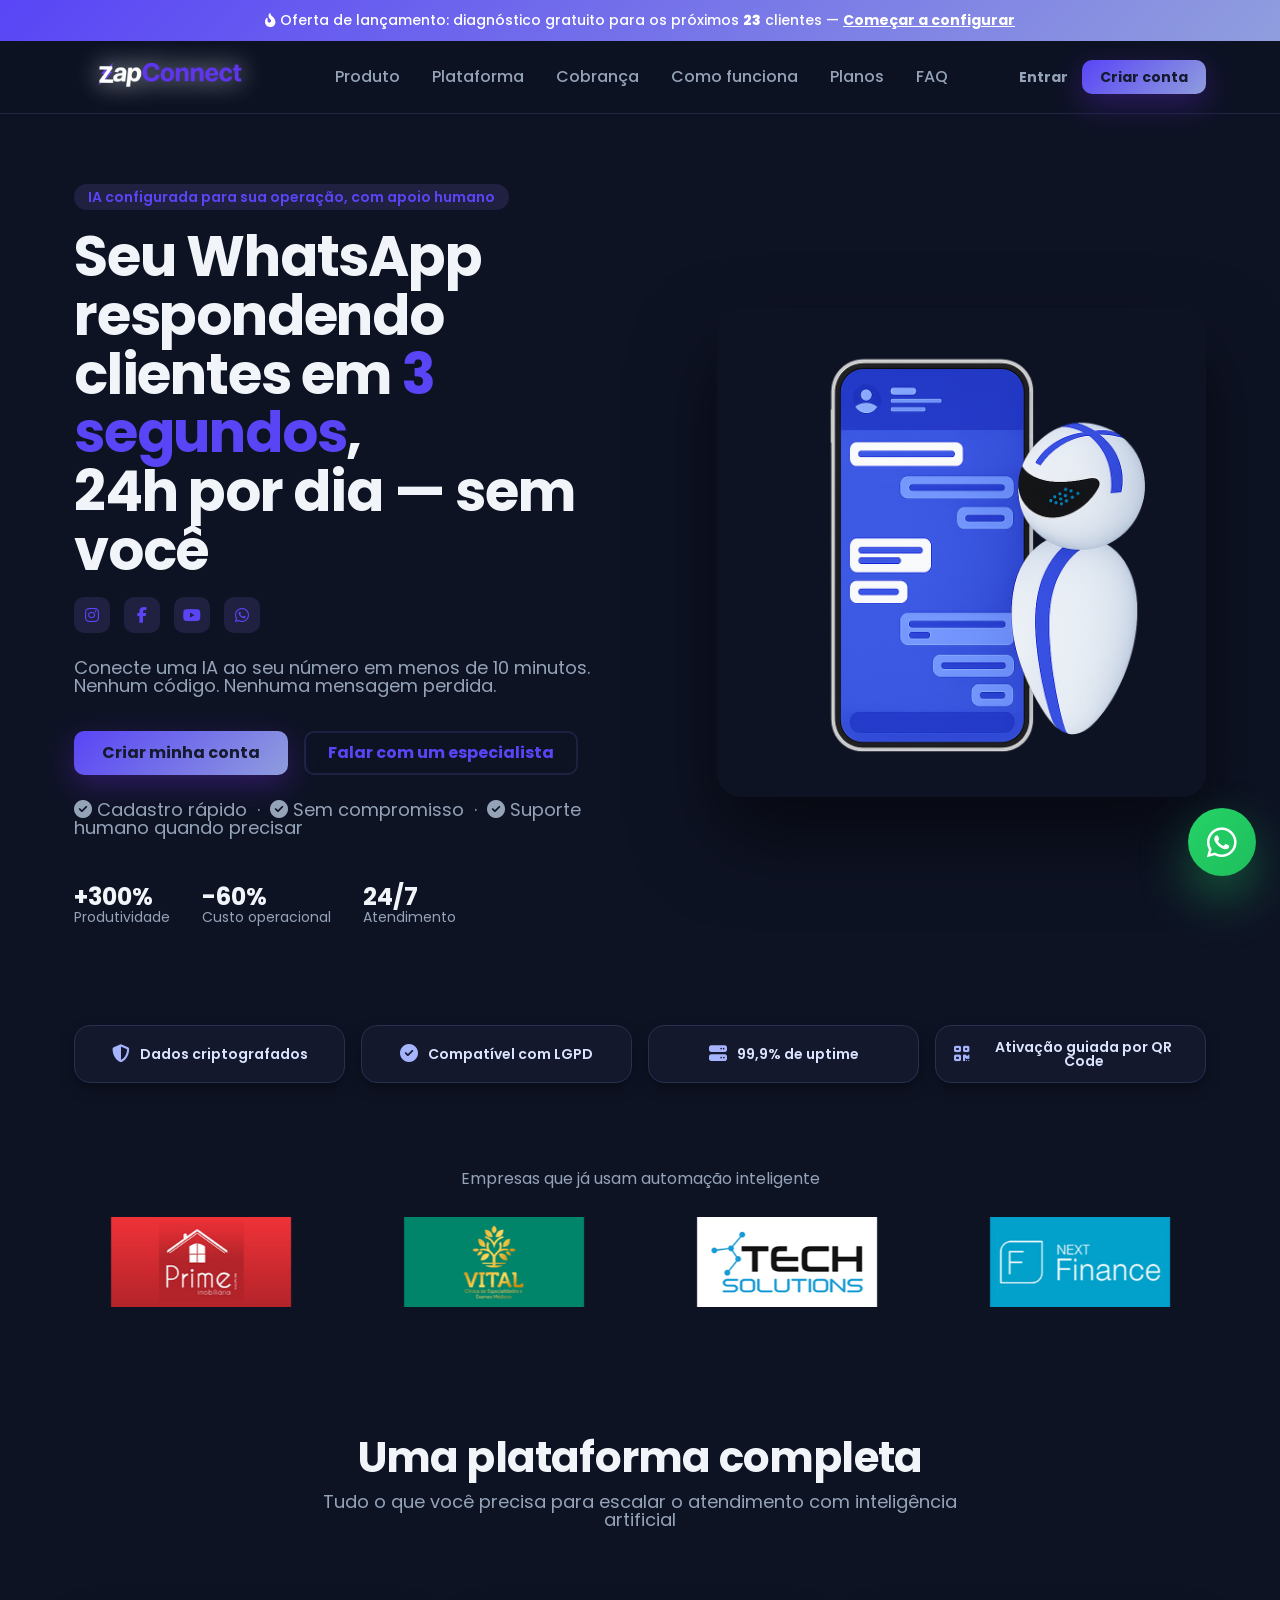
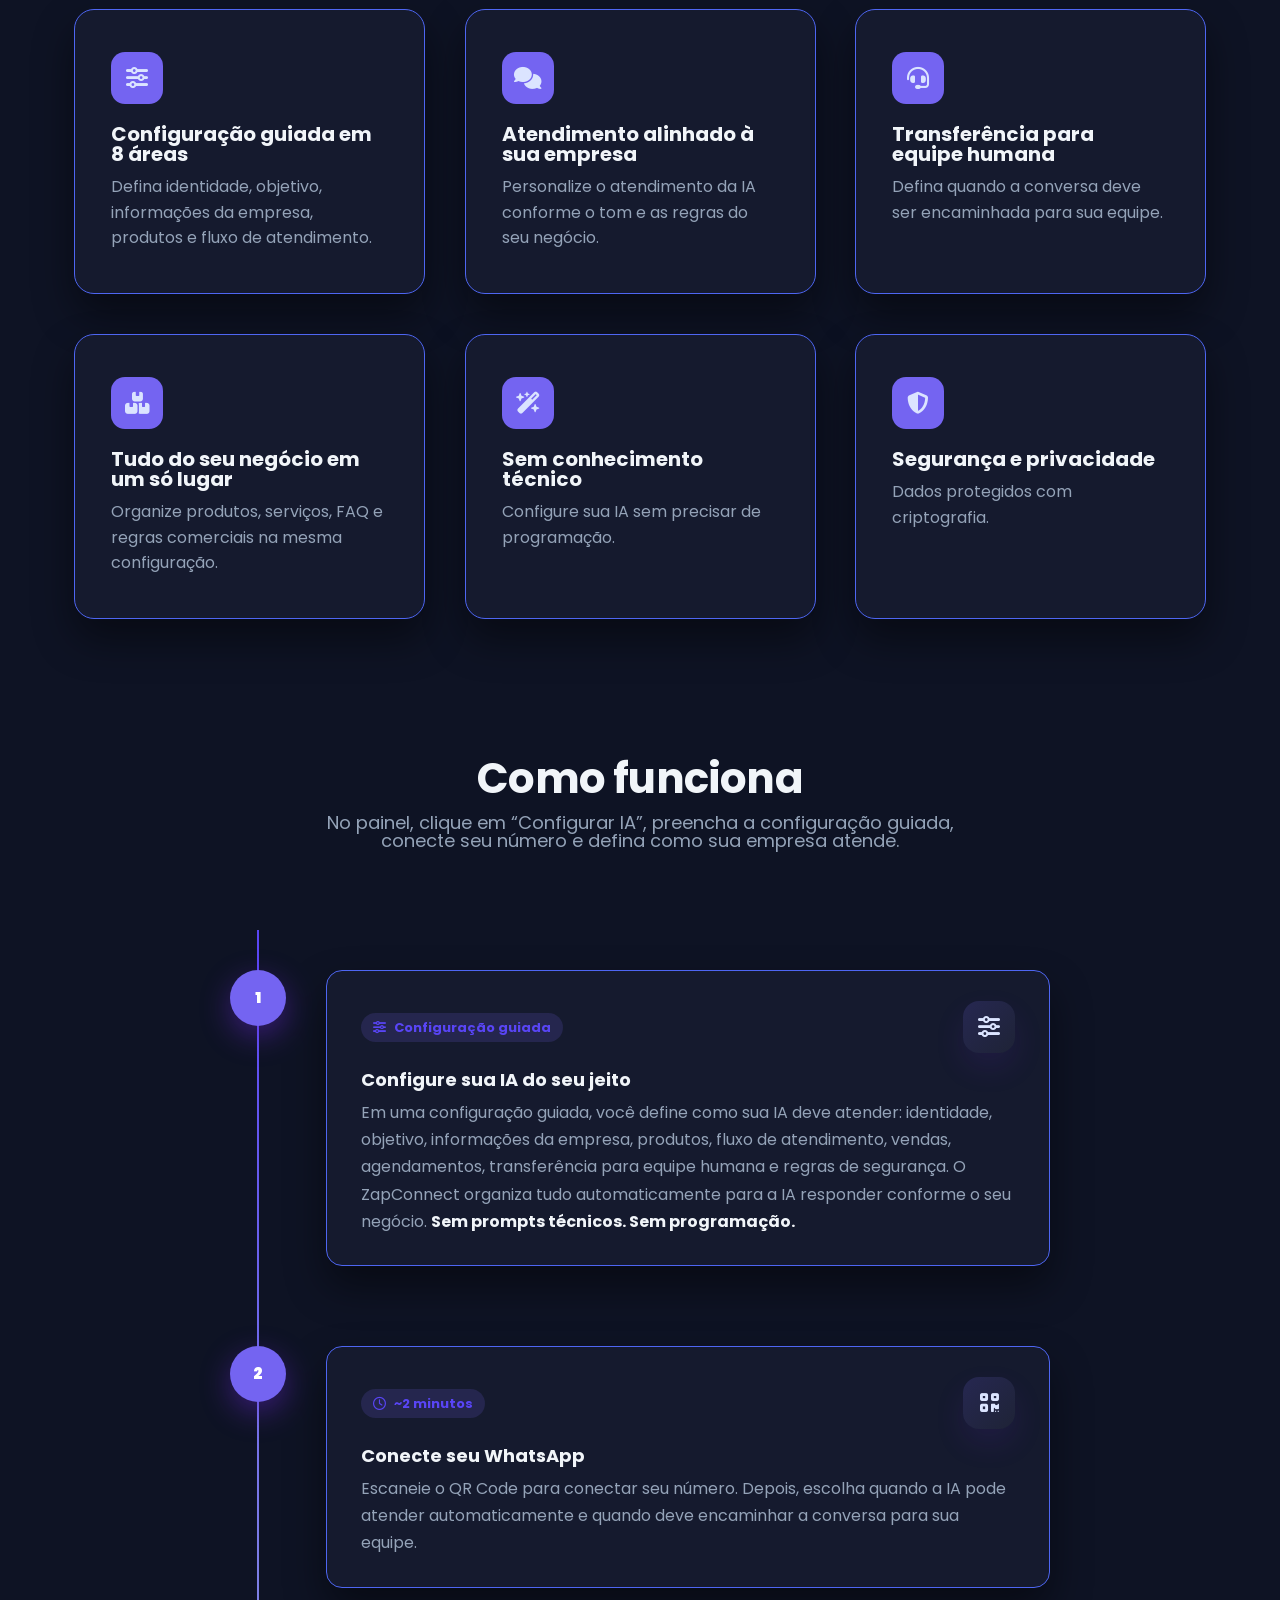
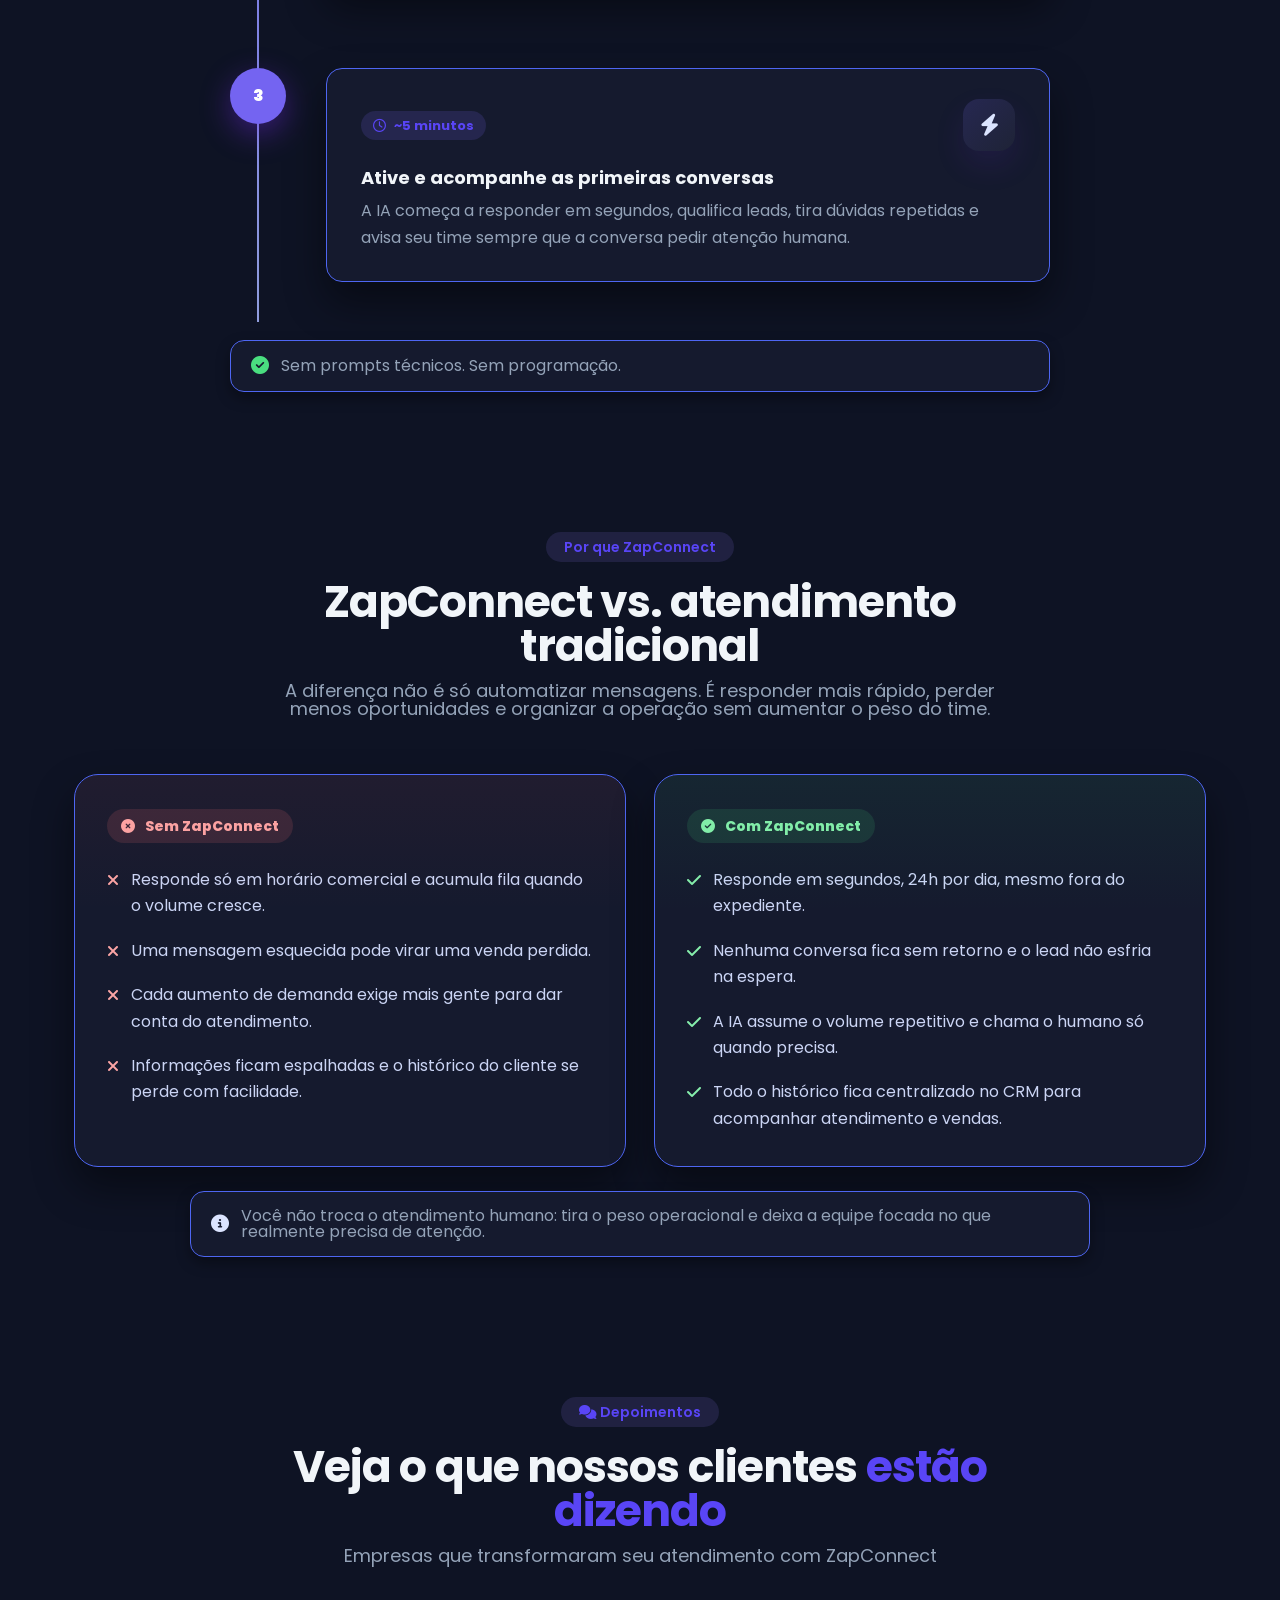
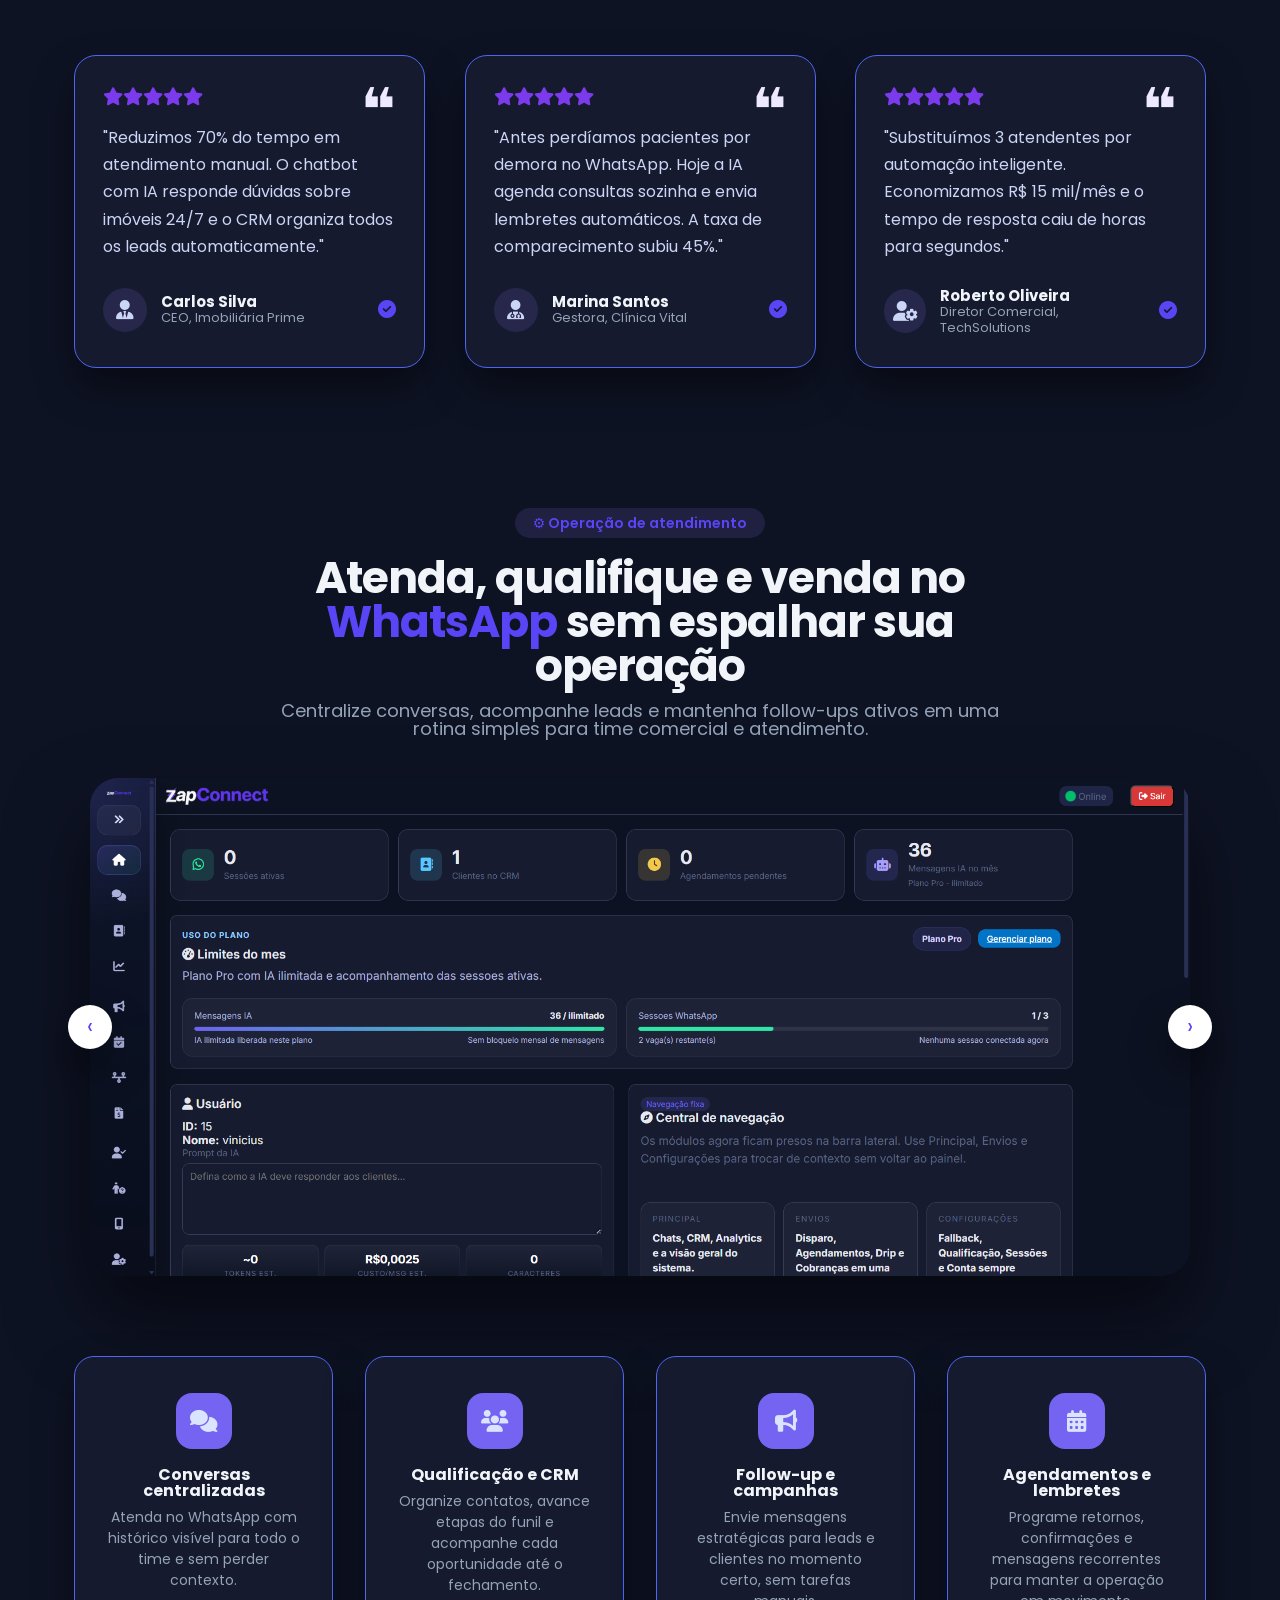
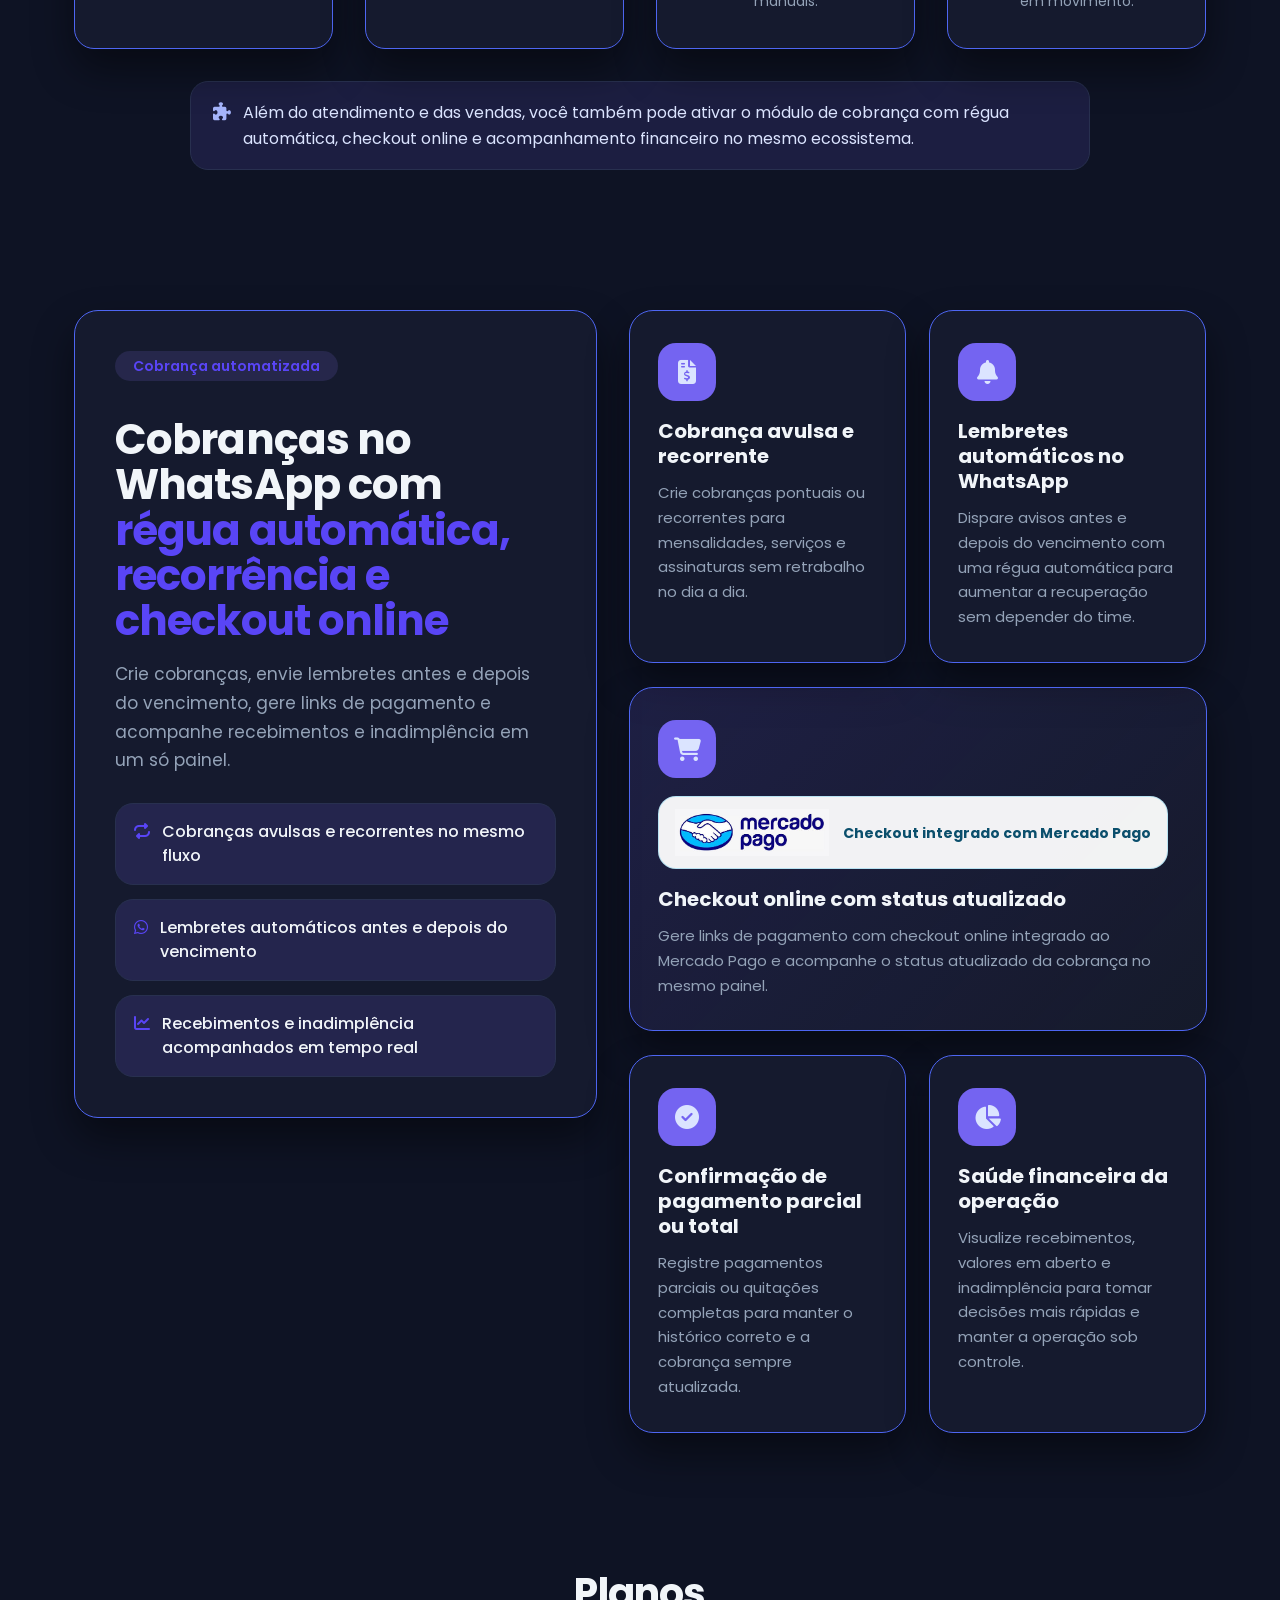
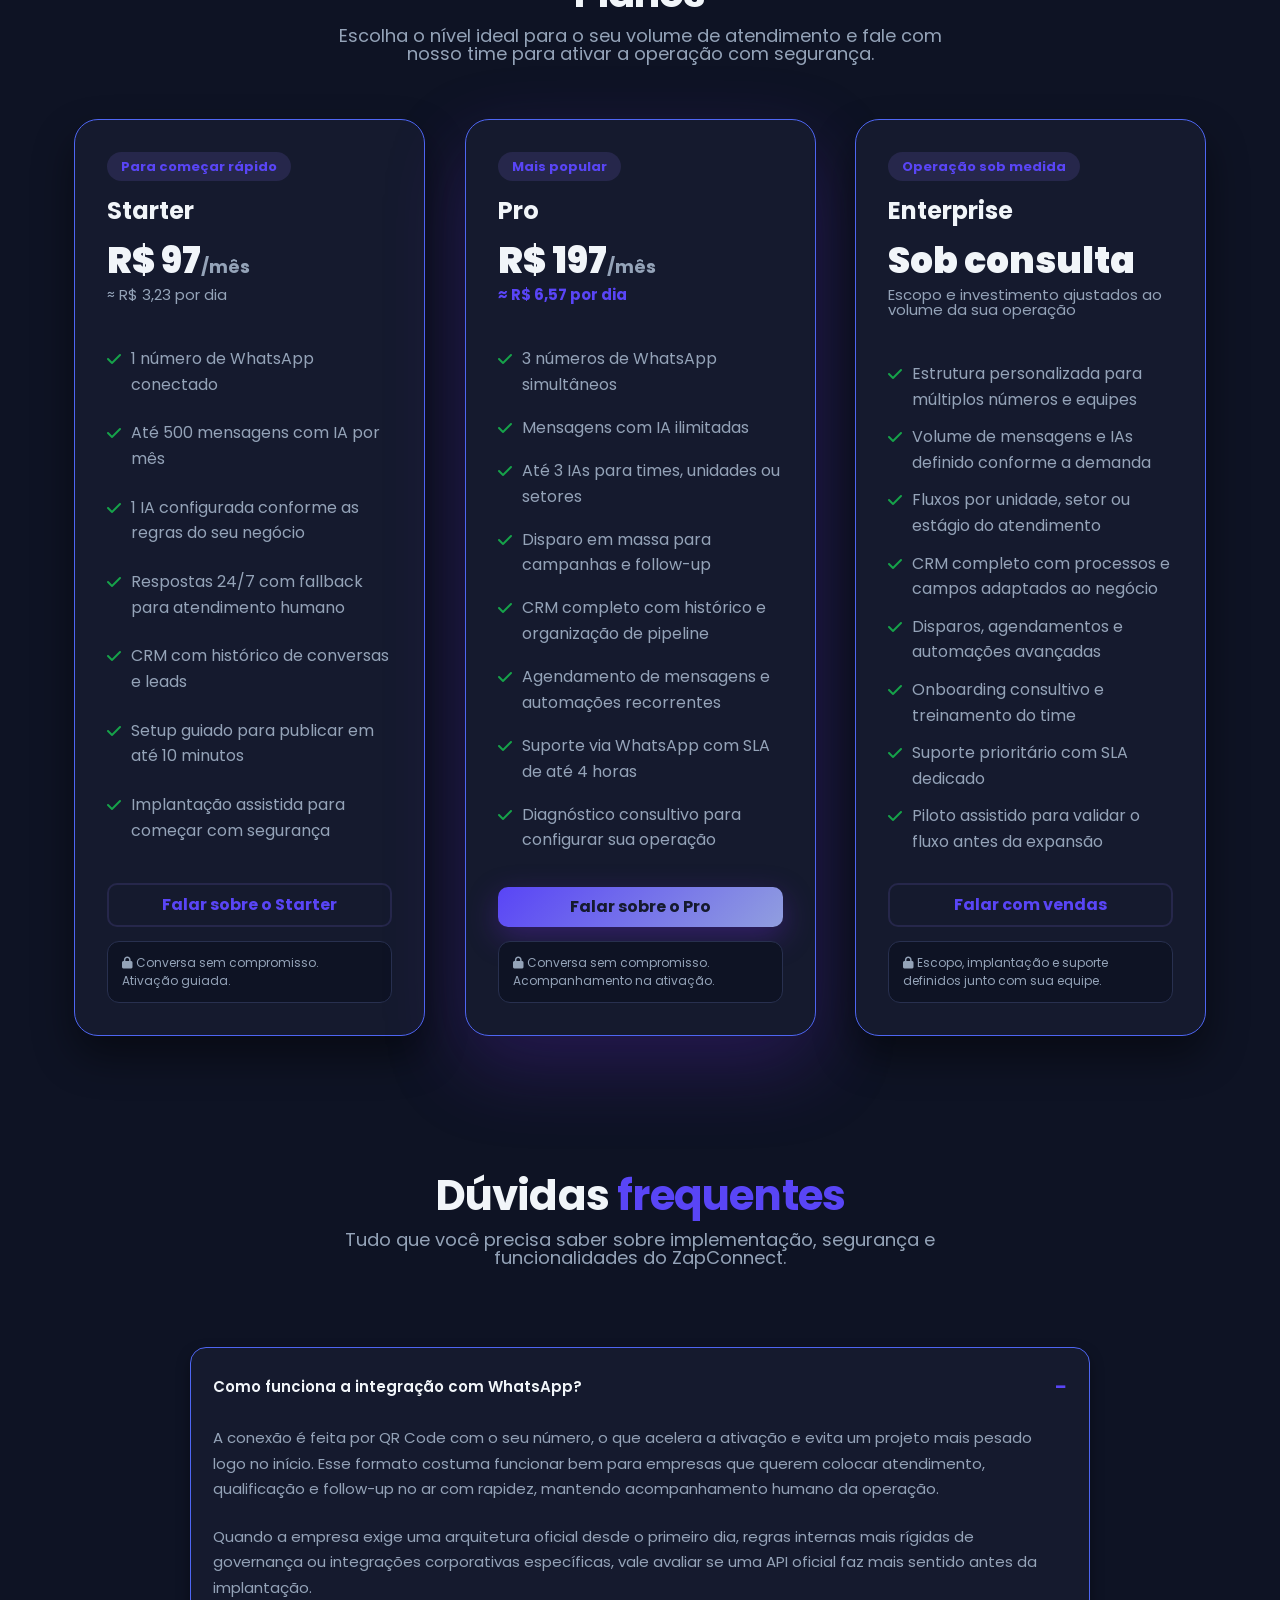
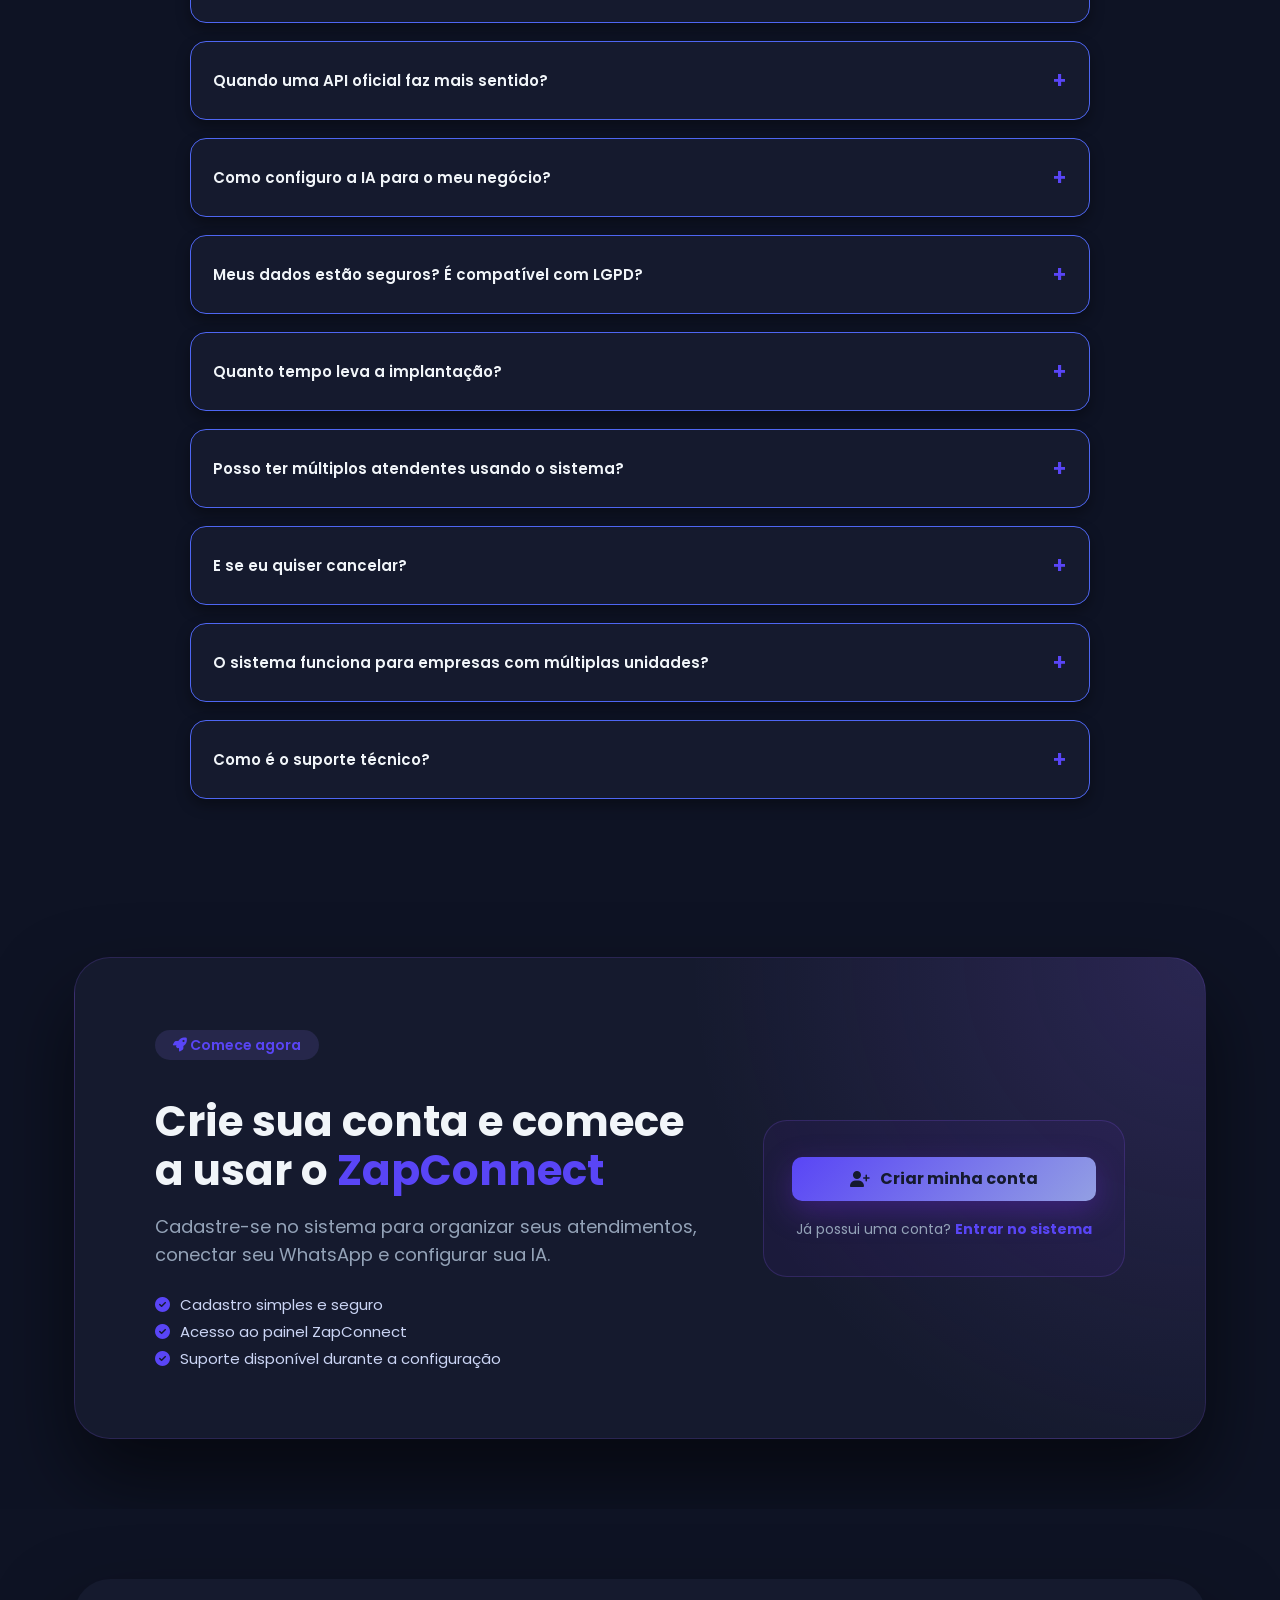
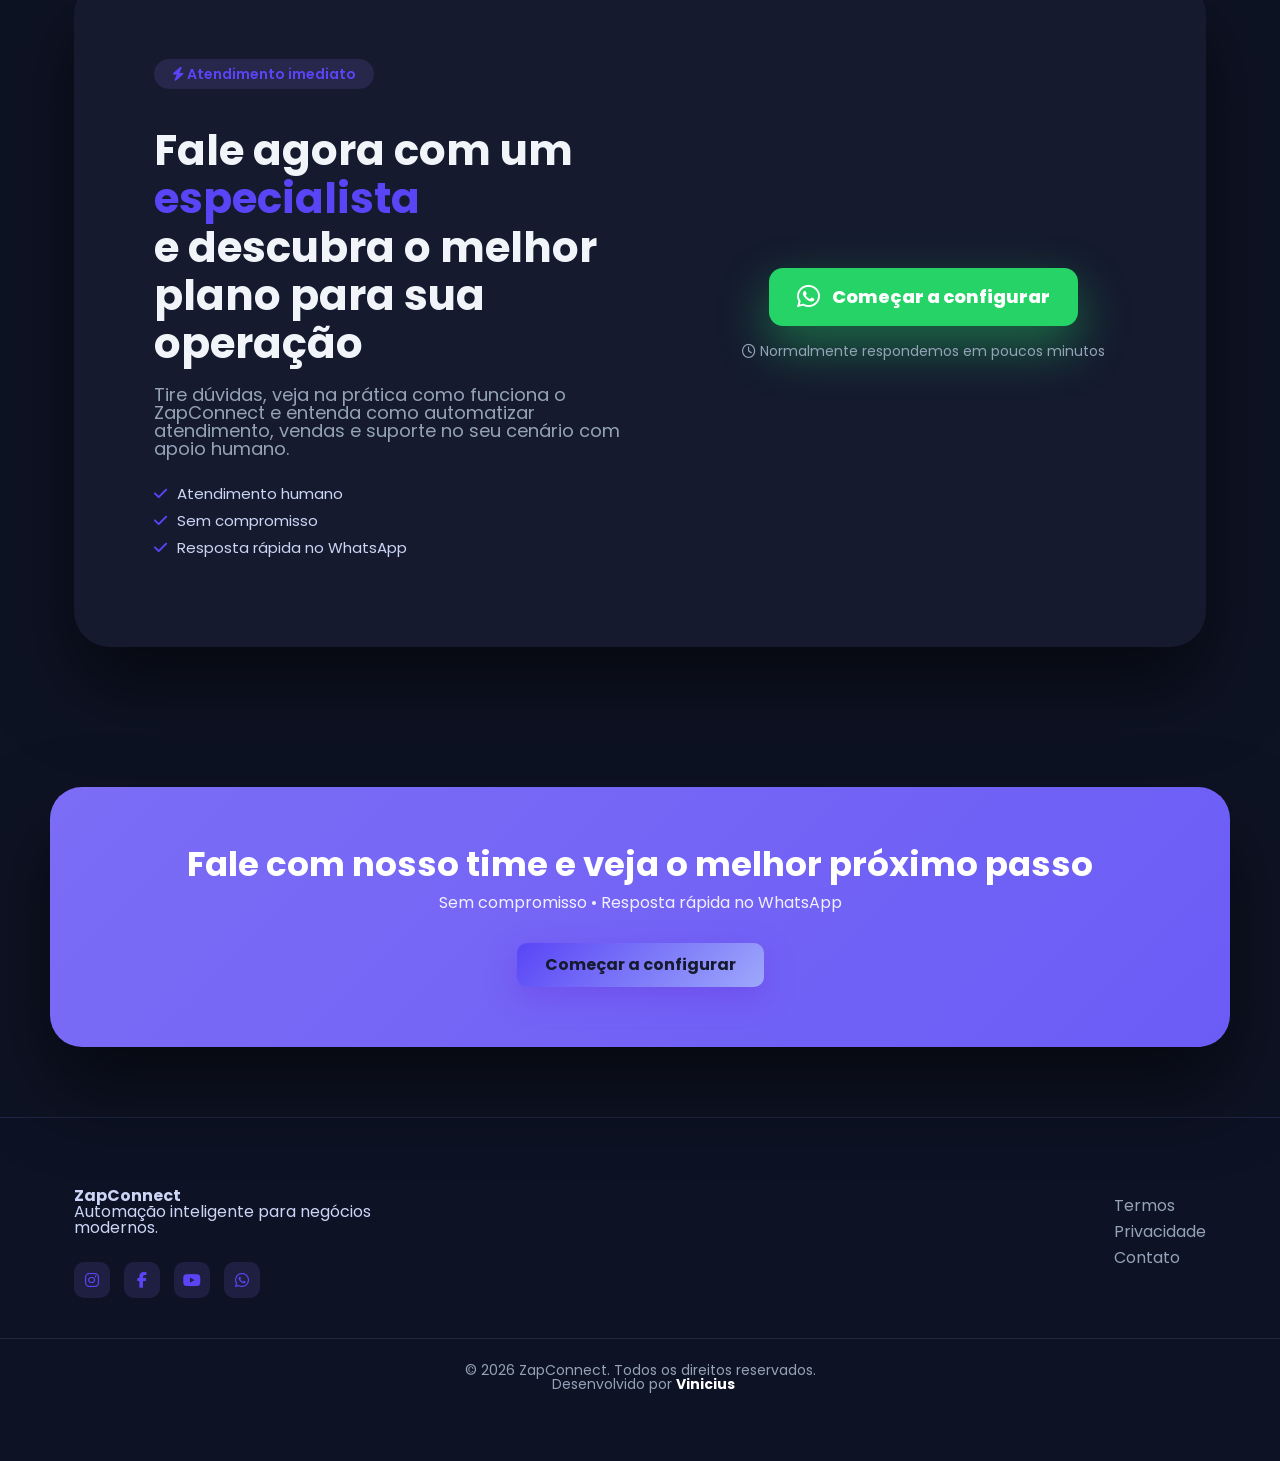
<file: index.html>
<!DOCTYPE html>
<html lang="pt-BR">

<head>
    <!-- ================= META BÁSICO ================= -->
    <meta charset="UTF-8" />
    <meta name="viewport" content="width=device-width, initial-scale=1.0" />
    <meta http-equiv="X-UA-Compatible" content="IE=edge" />

    <title>ZapConnect | IA para WhatsApp que reduz custo de atendimento</title>

    <meta name="description"
        content="Para empresas que atendem no WhatsApp: configure uma IA alinhada ao seu negócio, responda clientes 24/7 e reduza até 60% do custo operacional." />
    <meta name="keywords" content="WhatsApp bot, automação WhatsApp, chatbot IA, ZapConnect, atendimento automático" />
    <meta name="author" content="ZapConnect" />
    <meta name="theme-color" content="#6d28d9" />

    <!-- ================= SEO / INDEXAÇÃO ================= -->
    <meta name="robots" content="index, follow" />

    <!-- ================= OPEN GRAPH (REDES SOCIAIS) ================= -->
    <meta property="og:title" content="ZapConnect | IA para WhatsApp que reduz custo de atendimento" />
    <meta property="og:description" content="Responda clientes 24/7 no WhatsApp com uma IA configurada para o seu negócio e reduza até 60% do custo operacional." />
    <meta property="og:type" content="website" />
    <meta property="og:url" content="https://zapconnect.github.io" />
    <meta property="og:image" content="https://zapconnect.github.io" />

    <!-- ================= TWITTER ================= -->
    <meta name="twitter:card" content="summary_large_image" />
    <meta name="twitter:title" content="ZapConnect | IA para WhatsApp que reduz custo de atendimento" />
    <meta name="twitter:description" content="Responda clientes 24/7 no WhatsApp com uma IA configurada para o seu negócio e reduza até 60% do custo operacional." />
    <meta name="twitter:image" content="https://zapconnect.github.io/" />

    <!-- ================= FAVICON ================= -->
    <link rel="icon" href="/img/favinco.png" />
    <link rel="apple-touch-icon" href="/apple-touch-icon.png" />

    <!-- ================= FONTS ================= -->
    <link rel="preconnect" href="https://fonts.googleapis.com" />
    <link rel="preconnect" href="https://fonts.gstatic.com" crossorigin />
    <link href="https://fonts.googleapis.com/css2?family=Poppins:wght@400;500;600;700;800;900&display=swap" rel="stylesheet" />

    <!-- ================= ICONES ================= -->
    <link rel="stylesheet" href="https://cdnjs.cloudflare.com/ajax/libs/font-awesome/6.5.2/css/all.min.css"
        crossorigin="anonymous" referrerpolicy="no-referrer" />

    <!-- ================= CSS ================= -->
    <link rel="stylesheet" href="css/style.css" />

</head>

<body  class="dark">
    <div class="urgency-bar">
        <i class="fa-solid fa-fire-flame-curved" aria-hidden="true"></i> Oferta de lançamento: diagnóstico gratuito para os próximos
        <strong id="slots">23</strong> clientes —
        <a href="#captura">Começar a configurar</a>
    </div>
    <header class="header">
        <div class="container nav">
            <div class="logo">
                <img src="img/logo.png" alt="">
            </div>

            <nav class="nav-links">
                <a href="#produto">Produto</a>
                <a href="#plataforma">Plataforma</a>
                <a href="#cobranca">Cobrança</a>
                <a href="#comoFunciona">Como funciona</a>
                <a href="#planos">Planos</a>
                <a href="#faq">FAQ</a>
            </nav>

            <div class="nav-actions">
                <a class="login-link" href="https://app.ozapconnect.com.br/login">Entrar</a>
                <a class="btn small" href="https://app.ozapconnect.com.br/register">Criar conta</a>
            </div>
        </div>
    </header>

    <!-- HERO -->
    <section class="hero">
        <div class="container hero-grid">
            <div class="hero-copy">
                <span class="badge">IA configurada para sua operação, com apoio humano</span>
                <h1>Seu WhatsApp respondendo<br>clientes em <span style="color:var(--primary)">3 segundos</span>,<br>24h por dia — sem você</h1>
                <div class="footer-socials">
                    <a href="https://www.instagram.com/ozapconnect?igsh=NmFoZjJ2YjVmYWJx" class="social instagram"
                        aria-label="Instagram do ZapConnect" title="Instagram do ZapConnect" target="_blank"
                        rel="noopener noreferrer">
                        <i class="fa-brands fa-instagram"></i>
                    </a>

                    <a href="https://www.facebook.com/share/1E6o7w5okA/" class="social facebook"
                        aria-label="Facebook do ZapConnect" title="Facebook do ZapConnect" target="_blank"
                        rel="noopener noreferrer">
                        <i class="fa-brands fa-facebook-f"></i>
                    </a>

                    <a href="https://www.youtube.com/@oZapConnect" class="social youtube"
                        aria-label="YouTube do ZapConnect" title="YouTube do ZapConnect" target="_blank"
                        rel="noopener noreferrer">
                        <i class="fa-brands fa-youtube"></i>
                    </a>

                    <a href="https://wa.me/message/KCRWROVL42NJM1?text=Olá,%20vim%20pelo%20site%20ZapConnect"
                        class="social whatsapp" aria-label="Falar com ZapConnect no WhatsApp"
                        title="Falar com ZapConnect no WhatsApp" target="_blank" rel="noopener noreferrer">
                        <i class="fa-brands fa-whatsapp"></i>
                    </a>
                </div>

                <p class="subheadline">
                    Conecte uma IA ao seu número em menos de 10 minutos.
                    Nenhum código. Nenhuma mensagem perdida.
                </p>

                <div class="hero-actions">
                    <a class="btn big" href="https://app.ozapconnect.com.br/register">Criar minha conta</a>
                    <a class="btn ghost" href="#captura">Falar com um especialista</a>
                </div>
                <p class="cta-micro">
                    <i class="fa-solid fa-circle-check" aria-hidden="true"></i> Cadastro rápido &nbsp;&middot;&nbsp; <i class="fa-solid fa-circle-check" aria-hidden="true"></i> Sem compromisso &nbsp;&middot;&nbsp; <i class="fa-solid fa-circle-check" aria-hidden="true"></i> Suporte humano quando precisar
                </p>

                <div class="metrics">
                    <div><strong>+300%</strong><span>Produtividade</span></div>
                    <div><strong>-60%</strong><span>Custo operacional</span></div>
                    <div><strong>24/7</strong><span>Atendimento</span></div>
                </div>
            </div>

            <div class="hero-mockup hero-visual">
                <img src="img/bot2.png" alt="Robo e smartphone com chat" />
            </div>
        </div>
    </section>

    <div class="trust-bar">
        <div class="container trust-bar-grid">
            <span><i class="fa-solid fa-shield-halved"></i> Dados criptografados</span>
            <span><i class="fa-solid fa-circle-check"></i> Compatível com LGPD</span>
            <span><i class="fa-solid fa-server"></i> 99,9% de uptime</span>
            <span><i class="fa-solid fa-qrcode"></i> Ativação guiada por QR Code</span>
        </div>
    </div>

    <!-- LOGOS -->
    <section class="logos">
        <div class="container">
            <p>Empresas que já usam automação inteligente</p>
            <div class="logos-grid">
                <span><img src="img/empresas/prime-imobiliaria-logo-240x120.png" alt="Logo Prime Imobiliária" /></span>
                <span><img src="img/empresas/vital-clinica-logo-240x120.png" alt="Logo Vital Cl&iacute;nica" /></span>
                <span><img src="img/empresas/tech-solutions-logo-240x120.png" alt="Logo Tech Solutions" /></span>
                <span><img src="img/empresas/next-finance-logo-240x120.png" alt="Logo Next Finance" /></span>
            </div>
        </div>
    </section>
    <!-- FEATURES AVANÇADAS -->
    <section id="produto" class="features-advanced">
        <div class="container">

            <div class="section-head">
                <h2>Uma plataforma completa</h2>
                <p>Tudo o que você precisa para escalar o atendimento com inteligência artificial</p>
            </div>

            <div class="features-grid-advanced">

                <div class="feature-box">
                    <div class="icon">
                        <i class="fa-solid fa-sliders"></i>
                    </div>
                    <h3>Configuração guiada em 8 áreas</h3>
                    <p>Defina identidade, objetivo, informações da empresa, produtos e fluxo de atendimento.</p>
                </div>

                <div class="feature-box">
                    <div class="icon">
                        <i class="fa-solid fa-comments"></i>
                    </div>
                    <h3>Atendimento alinhado à sua empresa</h3>
                    <p>Personalize o atendimento da IA conforme o tom e as regras do seu negócio.</p>
                </div>

                <div class="feature-box">
                    <div class="icon">
                        <i class="fa-solid fa-headset"></i>
                    </div>
                    <h3>Transferência para equipe humana</h3>
                    <p>Defina quando a conversa deve ser encaminhada para sua equipe.</p>
                </div>

                <div class="feature-box">
                    <div class="icon">
                        <i class="fa-solid fa-boxes-stacked"></i>
                    </div>
                    <h3>Tudo do seu negócio em um só lugar</h3>
                    <p>Organize produtos, serviços, FAQ e regras comerciais na mesma configuração.</p>
                </div>


                <div class="feature-box">
                    <div class="icon">
                        <i class="fa-solid fa-wand-magic-sparkles"></i>
                    </div>
                    <h3>Sem conhecimento técnico</h3>
                    <p>Configure sua IA sem precisar de programação.</p>
                </div>

                <div class="feature-box">
                    <div class="icon">
                        <i class="fa-solid fa-shield-halved"></i>
                    </div>
                    <h3>Segurança e privacidade</h3>
                    <p>Dados protegidos com criptografia.</p>
                </div>

            </div>
        </div>

    </section>

    <!-- COMO FUNCIONA (PROFISSIONAL) -->
    <section id="comoFunciona" class="how-it-works">
        <div class="container">

            <div class="section-head">
                <h2>Como funciona</h2>
                <p>No painel, clique em “Configurar IA”, preencha a configuração guiada, conecte seu número e defina como sua empresa atende.</p>
            </div>

            <div class="steps-timeline">

                <div class="step-advanced">
                    <div class="step-number">1</div>
                    <div class="step-content">
                        <div class="step-top">
                            <span class="step-time"><i class="fa-solid fa-sliders"></i> Configuração guiada</span>
                            <div class="step-icon" aria-hidden="true">
                                <i class="fa-solid fa-sliders"></i>
                            </div>
                        </div>
                        <h4>Configure sua IA do seu jeito</h4>
                        <p>Em uma configuração guiada, você define como sua IA deve atender: identidade, objetivo, informações da empresa, produtos, fluxo de atendimento, vendas, agendamentos, transferência para equipe humana e regras de segurança. O ZapConnect organiza tudo automaticamente para a IA responder conforme o seu negócio. <strong>Sem prompts técnicos. Sem programação.</strong></p>
                    </div>
                </div>

                <div class="step-advanced">
                    <div class="step-number">2</div>
                    <div class="step-content">
                        <div class="step-top">
                            <span class="step-time"><i class="fa-regular fa-clock"></i> ~2 minutos</span>
                            <div class="step-icon" aria-hidden="true">
                                <i class="fa-solid fa-qrcode"></i>
                            </div>
                        </div>
                        <h4>Conecte seu WhatsApp</h4>
                        <p>Escaneie o QR Code para conectar seu número. Depois, escolha quando a IA pode atender automaticamente e quando deve encaminhar a conversa para sua equipe.</p>
                    </div>
                </div>

                <div class="step-advanced">
                    <div class="step-number">3</div>
                    <div class="step-content">
                        <div class="step-top">
                            <span class="step-time"><i class="fa-regular fa-clock"></i> ~5 minutos</span>
                            <div class="step-icon" aria-hidden="true">
                                <i class="fa-solid fa-bolt"></i>
                            </div>
                        </div>
                        <h4>Ative e acompanhe as primeiras conversas</h4>
                        <p>A IA começa a responder em segundos, qualifica leads, tira dúvidas repetidas e avisa seu time sempre que a conversa pedir atenção humana.</p>
                    </div>
                </div>
            </div>
            <p class="steps-note"><i class="fa-solid fa-circle-check"></i> Sem prompts técnicos. Sem programação.</p>


        </div>
    </section>
    <!-- COMPARATIVO -->
    <section class="compare">
        <div class="container">

            <div class="compare-head">
                <span class="pill">Por que ZapConnect</span>
                <h2>ZapConnect vs. atendimento tradicional</h2>
                <p>
                    A diferença não é só automatizar mensagens. É responder mais rápido,
                    perder menos oportunidades e organizar a operação sem aumentar o peso do time.
                </p>
            </div>

            <div class="compare-grid">
                <div class="compare-col bad">
                    <div class="compare-label">
                        <i class="fa-solid fa-circle-xmark"></i>
                        <span>Sem ZapConnect</span>
                    </div>

                    <ul class="compare-list">
                        <li>
                            <i class="fa-solid fa-xmark"></i>
                            <span>Responde só em horário comercial e acumula fila quando o volume cresce.</span>
                        </li>
                        <li>
                            <i class="fa-solid fa-xmark"></i>
                            <span>Uma mensagem esquecida pode virar uma venda perdida.</span>
                        </li>
                        <li>
                            <i class="fa-solid fa-xmark"></i>
                            <span>Cada aumento de demanda exige mais gente para dar conta do atendimento.</span>
                        </li>
                        <li>
                            <i class="fa-solid fa-xmark"></i>
                            <span>Informações ficam espalhadas e o histórico do cliente se perde com facilidade.</span>
                        </li>
                    </ul>
                </div>

                <div class="compare-col good">
                    <div class="compare-label">
                        <i class="fa-solid fa-circle-check"></i>
                        <span>Com ZapConnect</span>
                    </div>

                    <ul class="compare-list">
                        <li>
                            <i class="fa-solid fa-check"></i>
                            <span>Responde em segundos, 24h por dia, mesmo fora do expediente.</span>
                        </li>
                        <li>
                            <i class="fa-solid fa-check"></i>
                            <span>Nenhuma conversa fica sem retorno e o lead não esfria na espera.</span>
                        </li>
                        <li>
                            <i class="fa-solid fa-check"></i>
                            <span>A IA assume o volume repetitivo e chama o humano só quando precisa.</span>
                        </li>
                        <li>
                            <i class="fa-solid fa-check"></i>
                            <span>Todo o histórico fica centralizado no CRM para acompanhar atendimento e vendas.</span>
                        </li>
                    </ul>
                </div>
            </div>

            <p class="compare-note">
                <i class="fa-solid fa-circle-info"></i>
                Você não troca o atendimento humano: tira o peso operacional e deixa a equipe focada no que realmente precisa de atenção.
            </p>

        </div>
    </section>
    <!-- DEPOIMENTOS -->
    <section class="testimonials">
        <div class="container">

            <div class="testimonials-head">
                <span class="pill"><i class="fa-solid fa-comments" aria-hidden="true"></i> Depoimentos</span>
                <h2>
                    Veja o que nossos clientes
                    <span>estão dizendo</span>
                </h2>
                <p>
                    Empresas que transformaram seu atendimento com ZapConnect
                </p>
            </div>

            <div class="testimonials-grid">

                <div class="testimonial-card">
                    <div class="stars" aria-label="5 de 5 estrelas"><i class="fa-solid fa-star"></i><i class="fa-solid fa-star"></i><i class="fa-solid fa-star"></i><i class="fa-solid fa-star"></i><i class="fa-solid fa-star"></i></div>
                    <blockquote>
                        "Reduzimos 70% do tempo em atendimento manual.
                        O chatbot com IA responde dúvidas sobre imóveis 24/7
                        e o CRM organiza todos os leads automaticamente."
                    </blockquote>

                    <div class="testimonial-footer">
                        <div class="avatar"><i class="fa-solid fa-user-tie" aria-hidden="true"></i></div>
                        <div>
                            <strong>Carlos Silva</strong>
                            <span>CEO, Imobiliária Prime</span>
                        </div>
                        <div class="verified"><i class="fa-solid fa-circle-check" aria-label="Cliente verificado"></i></div>
                    </div>
                </div>

                <div class="testimonial-card">
                    <div class="stars" aria-label="5 de 5 estrelas"><i class="fa-solid fa-star"></i><i class="fa-solid fa-star"></i><i class="fa-solid fa-star"></i><i class="fa-solid fa-star"></i><i class="fa-solid fa-star"></i></div>
                    <blockquote>
                        "Antes perdíamos pacientes por demora no WhatsApp.
                        Hoje a IA agenda consultas sozinha e envia lembretes
                        automáticos. A taxa de comparecimento subiu 45%."
                    </blockquote>

                    <div class="testimonial-footer">
                        <div class="avatar"><i class="fa-solid fa-user-doctor" aria-hidden="true"></i></div>
                        <div>
                            <strong>Marina Santos</strong>
                            <span>Gestora, Clínica Vital</span>
                        </div>
                        <div class="verified"><i class="fa-solid fa-circle-check" aria-label="Cliente verificado"></i></div>
                    </div>
                </div>

                <div class="testimonial-card">
                    <div class="stars" aria-label="5 de 5 estrelas"><i class="fa-solid fa-star"></i><i class="fa-solid fa-star"></i><i class="fa-solid fa-star"></i><i class="fa-solid fa-star"></i><i class="fa-solid fa-star"></i></div>
                    <blockquote>
                        "Substituímos 3 atendentes por automação inteligente.
                        Economizamos R$ 15 mil/mês e o tempo de resposta
                        caiu de horas para segundos."
                    </blockquote>

                    <div class="testimonial-footer">
                        <div class="avatar"><i class="fa-solid fa-user-gear" aria-hidden="true"></i></div>
                        <div>
                            <strong>Roberto Oliveira</strong>
                            <span>Diretor Comercial, TechSolutions</span>
                        </div>
                        <div class="verified"><i class="fa-solid fa-circle-check" aria-label="Cliente verificado"></i></div>
                    </div>
                </div>

            </div>
        </div>
    </section>
    <!-- PLATAFORMA -->
    <section id="plataforma" class="platform">
        <div class="container">

            <div class="platform-head">
                <span class="pill">⚙ Operação de atendimento</span>
                <h2>
                    Atenda, qualifique e venda no <span>WhatsApp</span> sem espalhar sua operação
                </h2>
                <p>
                    Centralize conversas, acompanhe leads e mantenha follow-ups ativos
                    em uma rotina simples para time comercial e atendimento.
                </p>
            </div>

            <!-- PREVIEW DO PAINEL -->
            <div class="platform-preview">
                <button class="nav-preview left" onclick="prevSlide()">‹</button>
                <div class="preview-slider">
                    <img src="img/carrossel/painel.png" alt="Painel ZapConnect" class="active" />
                    <img src="img/carrossel/chat.png" alt="Chat ZapConnect" />
                    <img src="img/carrossel/disparo.png" alt="Disparo ZapConnect" />
                    <img src="img/carrossel/agendamento.png" alt="Agendamento ZapConnect" />
                    <img src="img/carrossel/crm.png" alt="CRM ZapConnect" />
                    <img src="img/carrossel/cobranças.png" alt="Cobranças ZapConnect" />
                </div>
                <button class="nav-preview right" onclick="nextSlide()">›</button>
            </div>
            <!-- FEATURES DO PAINEL -->
            <div class="platform-features">
                <div class="platform-card">
                    <div class="icon">
                        <i class="fa-solid fa-comments"></i>
                    </div>
                    <h4>Conversas centralizadas</h4>
                    <p>Atenda no WhatsApp com histórico visível para todo o time e sem perder contexto.</p>
                </div>
                <div class="platform-card">
                    <div class="icon">
                        <i class="fa-solid fa-users"></i>
                    </div>
                    <h4>Qualificação e CRM</h4>
                    <p>Organize contatos, avance etapas do funil e acompanhe cada oportunidade até o fechamento.</p>
                </div>
                <div class="platform-card">
                    <div class="icon">
                        <i class="fa-solid fa-bullhorn"></i>
                    </div>
                    <h4>Follow-up e campanhas</h4>
                    <p>Envie mensagens estratégicas para leads e clientes no momento certo, sem tarefas manuais.</p>
                </div>
                <div class="platform-card">
                    <div class="icon">
                        <i class="fa-solid fa-calendar-days"></i>
                    </div>
                    <h4>Agendamentos e lembretes</h4>
                    <p>Programe retornos, confirmações e mensagens recorrentes para manter a operação em movimento.</p>
                </div>
            </div>
            <p class="platform-note">
                <i class="fa-solid fa-puzzle-piece"></i>
                Além do atendimento e das vendas, você também pode ativar o módulo de cobrança com régua automática, checkout online e acompanhamento financeiro no mesmo ecossistema.
            </p>
        </div>
    </section>

    <section id="cobranca" class="billing">
        <div class="container">
            <div class="billing-shell">
                <div class="billing-intro">
                    <span class="pill">Cobran&ccedil;a automatizada</span>
                    <h2>Cobran&ccedil;as no WhatsApp com <span>r&eacute;gua autom&aacute;tica, recorr&ecirc;ncia e checkout online</span></h2>
                    <p>
                        Crie cobran&ccedil;as, envie lembretes antes e depois do vencimento, gere links de pagamento e acompanhe recebimentos e inadimpl&ecirc;ncia em um s&oacute; painel.
                    </p>

                    <div class="billing-highlights">
                        <span><i class="fa-solid fa-repeat"></i> Cobran&ccedil;as avulsas e recorrentes no mesmo fluxo</span>
                        <span><i class="fa-brands fa-whatsapp"></i> Lembretes autom&aacute;ticos antes e depois do vencimento</span>
                        <span><i class="fa-solid fa-chart-line"></i> Recebimentos e inadimpl&ecirc;ncia acompanhados em tempo real</span>
                    </div>
                </div>

                <div class="billing-grid">
                    <article class="billing-card">
                        <div class="icon">
                            <i class="fa-solid fa-file-invoice-dollar"></i>
                        </div>
                        <h3>Cobran&ccedil;a avulsa e recorrente</h3>
                        <p>Crie cobran&ccedil;as pontuais ou recorrentes para mensalidades, servi&ccedil;os e assinaturas sem retrabalho no dia a dia.</p>
                    </article>

                    <article class="billing-card">
                        <div class="icon">
                            <i class="fa-solid fa-bell"></i>
                        </div>
                        <h3>Lembretes autom&aacute;ticos no WhatsApp</h3>
                        <p>Dispare avisos antes e depois do vencimento com uma r&eacute;gua autom&aacute;tica para aumentar a recupera&ccedil;&atilde;o sem depender do time.</p>
                    </article>

                    <article class="billing-card featured">
                        <div class="icon">
                            <i class="fa-solid fa-cart-shopping"></i>
                        </div>
                        <div class="billing-brand">
                            <img src="img/mercado-pago.png" alt="Logo Mercado Pago" />
                            <span>Checkout integrado com Mercado Pago</span>
                        </div>
                        <h3>Checkout online com status atualizado</h3>
                        <p>Gere links de pagamento com checkout online integrado ao Mercado Pago e acompanhe o status atualizado da cobran&ccedil;a no mesmo painel.</p>
                    </article>

                    <article class="billing-card">
                        <div class="icon">
                            <i class="fa-solid fa-circle-check"></i>
                        </div>
                        <h3>Confirma&ccedil;&atilde;o de pagamento parcial ou total</h3>
                        <p>Registre pagamentos parciais ou quita&ccedil;&otilde;es completas para manter o hist&oacute;rico correto e a cobran&ccedil;a sempre atualizada.</p>
                    </article>

                    <article class="billing-card">
                        <div class="icon">
                            <i class="fa-solid fa-chart-pie"></i>
                        </div>
                        <h3>Sa&uacute;de financeira da opera&ccedil;&atilde;o</h3>
                        <p>Visualize recebimentos, valores em aberto e inadimpl&ecirc;ncia para tomar decis&otilde;es mais r&aacute;pidas e manter a opera&ccedil;&atilde;o sob controle.</p>
                    </article>
                </div>
            </div>
        </div>
    </section>

    <!-- PLANOS -->
    <section id="planos" class="pricing">
        <div class="container">
            <div class="section-head pricing-head">
                <h2>Planos</h2>
                <p>Escolha o nível ideal para o seu volume de atendimento e fale com nosso time para ativar a operação com segurança.</p>
            </div>

            <div class="pricing-grid">
                <div class="price-card">
                    <span class="tag">Para começar rápido</span>
                    <h3>Starter</h3>
                    <p class="price">R$ 97<small>/mês</small></p>
                    <p class="price-day">≈ R$ 3,23 por dia</p>
                    <ul>
                        <li><i class="fa-solid fa-check"></i><span>1 número de WhatsApp conectado</span></li>
                        <li><i class="fa-solid fa-check"></i><span>Até 500 mensagens com IA por mês</span></li>
                        <li><i class="fa-solid fa-check"></i><span>1 IA configurada conforme as regras do seu negócio</span></li>
                        <li><i class="fa-solid fa-check"></i><span>Respostas 24/7 com fallback para atendimento humano</span></li>
                        <li><i class="fa-solid fa-check"></i><span>CRM com histórico de conversas e leads</span></li>
                        <li><i class="fa-solid fa-check"></i><span>Setup guiado para publicar em até 10 minutos</span></li>
                        <li><i class="fa-solid fa-check"></i><span>Implantação assistida para começar com segurança</span></li>
                    </ul>
                    <a class="btn ghost" href="#captura">Falar sobre o Starter</a>
                    <p class="guarantee"><i class="fa-solid fa-lock" aria-hidden="true"></i> Conversa sem compromisso. Ativação guiada.</p>
                </div>

                <div class="price-card highlight">
                    <span class="tag">Mais popular</span>
                    <h3>Pro</h3>
                    <p class="price">R$ 197<small>/mês</small></p>
                    <p class="price-day">≈ R$ 6,57 por dia</p>
                    <ul>
                        <li><i class="fa-solid fa-check"></i><span>3 números de WhatsApp simultâneos</span></li>
                        <li><i class="fa-solid fa-check"></i><span>Mensagens com IA ilimitadas</span></li>
                        <li><i class="fa-solid fa-check"></i><span>Até 3 IAs para times, unidades ou setores</span></li>
                        <li><i class="fa-solid fa-check"></i><span>Disparo em massa para campanhas e follow-up</span></li>
                        <li><i class="fa-solid fa-check"></i><span>CRM completo com histórico e organização de pipeline</span></li>
                        <li><i class="fa-solid fa-check"></i><span>Agendamento de mensagens e automações recorrentes</span></li>
                        <li><i class="fa-solid fa-check"></i><span>Suporte via WhatsApp com SLA de até 4 horas</span></li>
                        <li><i class="fa-solid fa-check"></i><span>Diagnóstico consultivo para configurar sua operação</span></li>
                    </ul>
                    <a class="btn" href="#captura">Falar sobre o Pro</a>
                    <p class="guarantee"><i class="fa-solid fa-lock" aria-hidden="true"></i> Conversa sem compromisso. Acompanhamento na ativação.</p>
                </div>

                <div class="price-card">
                    <span class="tag">Operação sob medida</span>
                    <h3>Enterprise</h3>
                    <p class="price">Sob consulta</p>
                    <p class="price-day">Escopo e investimento ajustados ao volume da sua operação</p>
                    <ul>
                        <li><i class="fa-solid fa-check"></i><span>Estrutura personalizada para múltiplos números e equipes</span></li>
                        <li><i class="fa-solid fa-check"></i><span>Volume de mensagens e IAs definido conforme a demanda</span></li>
                        <li><i class="fa-solid fa-check"></i><span>Fluxos por unidade, setor ou estágio do atendimento</span></li>
                        <li><i class="fa-solid fa-check"></i><span>CRM completo com processos e campos adaptados ao negócio</span></li>
                        <li><i class="fa-solid fa-check"></i><span>Disparos, agendamentos e automações avançadas</span></li>
                        <li><i class="fa-solid fa-check"></i><span>Onboarding consultivo e treinamento do time</span></li>
                        <li><i class="fa-solid fa-check"></i><span>Suporte prioritário com SLA dedicado</span></li>
                        <li><i class="fa-solid fa-check"></i><span>Piloto assistido para validar o fluxo antes da expansão</span></li>
                    </ul>
                    <a class="btn ghost" href="#captura">Falar com vendas</a>
                    <p class="guarantee"><i class="fa-solid fa-lock" aria-hidden="true"></i> Escopo, implantação e suporte definidos junto com sua equipe.</p>
                </div>
            </div>
        </div>
    </section>
    <!-- FAQ -->
    <section id="faq" class="faq">
        <div class="container">

            <div class="faq-head">
                <h2>Dúvidas <span>frequentes</span></h2>
                <p>
                    Tudo que você precisa saber sobre implementação, segurança e
                    funcionalidades do ZapConnect.
                </p>
            </div>

            <div class="faq-list">

                <div class="faq-item active">
                    <button class="faq-question">
                        Como funciona a integração com WhatsApp?
                        <span class="icon">−</span>
                    </button>
                    <div class="faq-answer">
                        <p>
                            A conexão é feita por QR Code com o seu número, o que acelera a ativação e evita um projeto mais pesado logo no início. Esse formato costuma funcionar bem para empresas que querem colocar atendimento, qualificação e follow-up no ar com rapidez, mantendo acompanhamento humano da operação.
                        </p>
                        <p>
                            Quando a empresa exige uma arquitetura oficial desde o primeiro dia, regras internas mais rígidas de governança ou integrações corporativas específicas, vale avaliar se uma API oficial faz mais sentido antes da implantação.
                        </p>
                    </div>
                </div>

                <div class="faq-item">
                    <button class="faq-question">
                        Quando uma API oficial faz mais sentido?
                        <span class="icon">+</span>
                    </button>
                    <div class="faq-answer">
                        <p>
                            Em geral, esse caminho merece avaliação quando a operação precisa nascer já com exigências formais do ecossistema Meta, integrações corporativas mais sensíveis, políticas internas de compliance mais rígidas ou uma arquitetura definida pelo time de tecnologia.
                        </p>
                        <p>
                            Se esse for o seu cenário, o ideal é decidir o formato de integração antes de ativar a operação, para reduzir risco de retrabalho e alinhar melhor estabilidade, governança e velocidade de implantação.
                        </p>
                    </div>
                </div>

                <div class="faq-item">
                    <button class="faq-question">
                        Como configuro a IA para o meu negócio?
                        <span class="icon">+</span>
                    </button>
                    <div class="faq-answer">
                        <p>
                            No painel, clique em “Configurar IA” e preencha as áreas guiadas com as informações do seu negócio.
                            O ZapConnect organiza tudo automaticamente para que a IA responda de forma alinhada aos seus
                            produtos, serviços e regras de atendimento.
                        </p>
                    </div>
                </div>

                <div class="faq-item">
                    <button class="faq-question">
                        Meus dados estão seguros? É compatível com LGPD?
                        <span class="icon">+</span>
                    </button>
                    <div class="faq-answer">
                        <p>
                            Sim. Utilizamos criptografia, controle de acesso e seguimos
                            rigorosamente as boas práticas de segurança e LGPD.
                        </p>
                    </div>
                </div>

                <div class="faq-item">
                    <button class="faq-question">
                        Quanto tempo leva a implantação?
                        <span class="icon">+</span>
                    </button>
                    <div class="faq-answer">
                        <p>
                            A implantação normalmente leva de 5 minutos a 1 hora,
                            dependendo da complexidade do projeto.
                        </p>
                    </div>
                </div>

                <div class="faq-item">
                    <button class="faq-question">
                        Posso ter múltiplos atendentes usando o sistema?
                        <span class="icon">+</span>
                    </button>
                    <div class="faq-answer">
                        <p>
                            Sim. O sistema permite múltiplos atendentes com controle de acesso
                            e permissões.
                        </p>
                    </div>
                </div>

                <div class="faq-item">
                    <button class="faq-question">
                        E se eu quiser cancelar?
                        <span class="icon">+</span>
                    </button>
                    <div class="faq-answer">
                        <p>
                            Você pode cancelar quando quiser, sem multa ou fidelidade.
                        </p>
                    </div>
                </div>

                <div class="faq-item">
                    <button class="faq-question">
                        O sistema funciona para empresas com múltiplas unidades?
                        <span class="icon">+</span>
                    </button>
                    <div class="faq-answer">
                        <p>
                            Sim. É possível gerenciar múltiplas unidades, números e equipes
                            em um único painel.
                        </p>
                    </div>
                </div>

                <div class="faq-item">
                    <button class="faq-question">
                        Como é o suporte técnico?
                        <span class="icon">+</span>
                    </button>
                    <div class="faq-answer">
                        <p>
                            Oferecemos suporte humano via WhatsApp e e-mail,
                            com SLA de atendimento conforme o plano contratado.
                        </p>
                    </div>
                </div>

            </div>
        </div>
    </section>
    <!-- CADASTRO NO SISTEMA -->
    <section class="signup-section" aria-labelledby="signup-title">
        <div class="container">
            <div class="signup-box">
                <div class="signup-copy">
                    <span class="pill"><i class="fa-solid fa-rocket" aria-hidden="true"></i> Comece agora</span>
                    <h2 id="signup-title">Crie sua conta e comece a usar o <span>ZapConnect</span></h2>
                    <p>Cadastre-se no sistema para organizar seus atendimentos, conectar seu WhatsApp e configurar sua IA.</p>
                    <ul class="signup-benefits">
                        <li><i class="fa-solid fa-circle-check" aria-hidden="true"></i> Cadastro simples e seguro</li>
                        <li><i class="fa-solid fa-circle-check" aria-hidden="true"></i> Acesso ao painel ZapConnect</li>
                        <li><i class="fa-solid fa-circle-check" aria-hidden="true"></i> Suporte disponível durante a configuração</li>
                    </ul>
                </div>
                <div class="signup-actions">
                    <a class="btn big" href="https://app.ozapconnect.com.br/register">
                        <i class="fa-solid fa-user-plus" aria-hidden="true"></i>
                        Criar minha conta
                    </a>
                    <p>Já possui uma conta? <a href="https://app.ozapconnect.com.br/login">Entrar no sistema</a></p>
                </div>
            </div>
        </div>
    </section>

    <!-- ATENDIMENTO / CAPTURA -->
    <section id="captura" class="lead-whatsapp">
        <div class="container">

            <div class="lead-whatsapp-box">

                <!-- TEXTO -->
                <div class="lead-whatsapp-text">
                    <span class="pill"><i class="fa-solid fa-bolt" aria-hidden="true"></i> Atendimento imediato</span>

                    <h2>
                        Fale agora com um <span>especialista</span><br>
                        e descubra o melhor plano para sua operação
                    </h2>

                    <p>
                        Tire dúvidas, veja na prática como funciona o ZapConnect
                        e entenda como automatizar atendimento, vendas e suporte
                        no seu cenário com apoio humano.
                    </p>

                    <ul class="lead-benefits">
                        <li><i class="fa-solid fa-check"></i> Atendimento humano</li>
                        <li><i class="fa-solid fa-check"></i> Sem compromisso</li>
                        <li><i class="fa-solid fa-check"></i> Resposta rápida no WhatsApp</li>
                    </ul>
                </div>

                <!-- CTA WHATSAPP -->
                <div class="lead-whatsapp-cta">
                    <a href="https://wa.me/message/KCRWROVL42NJM1" target="_blank" class="btn-whatsapp"
                        aria-label="Começar a configurar pelo WhatsApp">
                        <i class="fa-brands fa-whatsapp"></i>
                        Começar a configurar
                    </a>

                    <p class="lead-note">
                        <i class="fa-regular fa-clock" aria-hidden="true"></i> Normalmente respondemos em poucos minutos
                    </p>
                </div>

            </div>

        </div>
    </section>



    <!-- CTA FINAL -->
    <section class="cta">
        <div class="container cta-box">
            <h2>Fale com nosso time e veja o melhor próximo passo</h2>
            <p>Sem compromisso • Resposta rápida no WhatsApp</p>
            <a class="btn big" href="#captura">Começar a configurar</a>
        </div>
    </section>

    <footer class="footer">
        <div class="container footer-grid">

            <div class="footer-brand">
                <strong>ZapConnect</strong>
                <p>Automação inteligente para negócios modernos.</p>

                <div class="footer-socials">
                    <a href="https://www.instagram.com/ozapconnect?igsh=NmFoZjJ2YjVmYWJx" class="social instagram"
                        aria-label="Instagram do ZapConnect" title="Instagram do ZapConnect" target="_blank"
                        rel="noopener noreferrer">
                        <i class="fa-brands fa-instagram"></i>
                    </a>

                    <a href="https://www.facebook.com/share/1E6o7w5okA/" class="social facebook"
                        aria-label="Facebook do ZapConnect" title="Facebook do ZapConnect" target="_blank"
                        rel="noopener noreferrer">
                        <i class="fa-brands fa-facebook-f"></i>
                    </a>

                    <a href="https://www.youtube.com/@oZapConnect" class="social youtube"
                        aria-label="YouTube do ZapConnect" title="YouTube do ZapConnect" target="_blank"
                        rel="noopener noreferrer">
                        <i class="fa-brands fa-youtube"></i>
                    </a>

                    <a href="https://wa.me/message/KCRWROVL42NJM1?text=Olá,%20vim%20pelo%20site%20ZapConnect"
                        class="social whatsapp" aria-label="Falar com ZapConnect no WhatsApp"
                        title="Falar com ZapConnect no WhatsApp" target="_blank" rel="noopener noreferrer">
                        <i class="fa-brands fa-whatsapp"></i>
                    </a>
                </div>

            </div>

            <div class="footer-links">
                <a href="termos.html">Termos</a>
                <a href="privacidade.html">Privacidade</a>
                <a href="contato.html">Contato</a>
            </div>

        </div>

        <div class="footer-bottom">
            © <span id="year"></span> ZapConnect. Todos os direitos reservados.
            <br>
            <span class="dev">Desenvolvido por <strong>Vinicius</strong></span>
        </div>
    </footer>

    <a href="https://wa.me/message/KCRWROVL42NJM1?text=Ol&aacute;,%20vim%20pelo%20site%20ZapConnect"
        class="whatsapp-float" aria-label="Falar com ZapConnect no WhatsApp"
        title="Falar com ZapConnect no WhatsApp" target="_blank" rel="noopener noreferrer">
        <i class="fa-brands fa-whatsapp"></i>
    </a>

    <script src="js/main.js"></script>
</body>

</html>
</file>
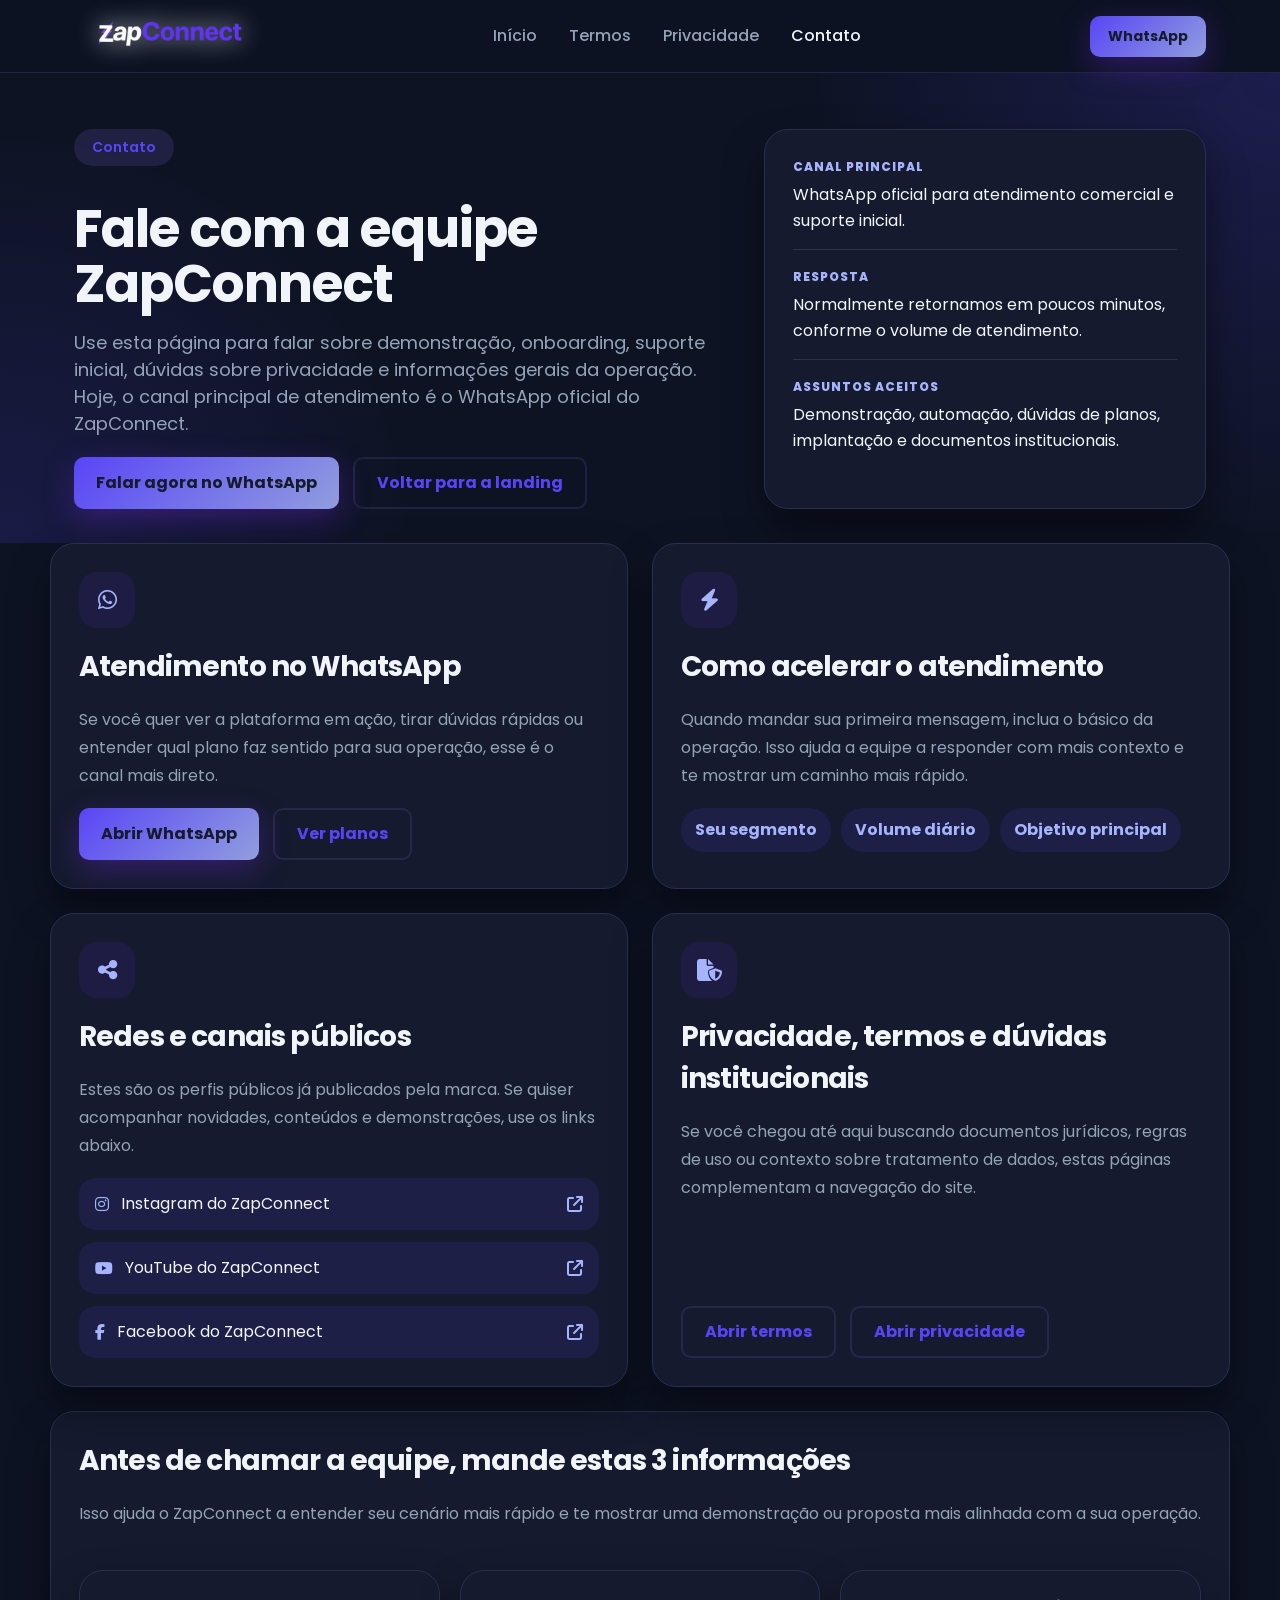
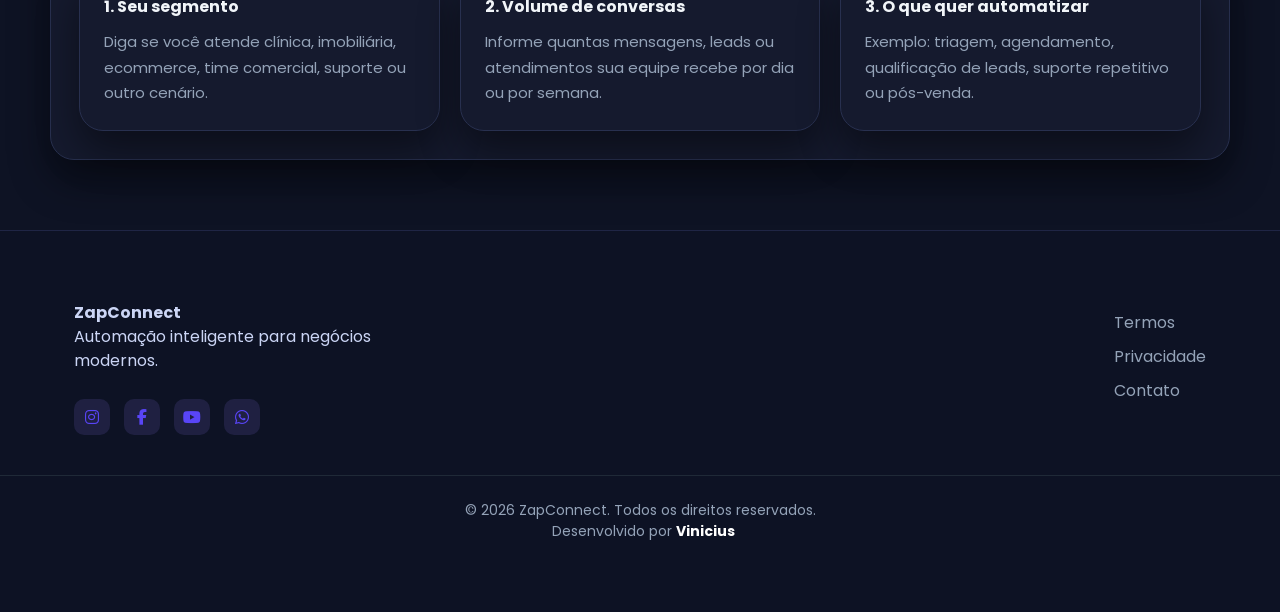
<file: contato.html>
<!DOCTYPE html>
<html lang="pt-BR">

<head>
    <meta charset="UTF-8" />
    <meta name="viewport" content="width=device-width, initial-scale=1.0" />
    <meta http-equiv="X-UA-Compatible" content="IE=edge" />

    <title>ZapConnect | Contato</title>
    <meta name="description"
        content="Entre em contato com a equipe ZapConnect para demonstração, suporte inicial, dúvidas comerciais e informações institucionais." />

    <link rel="icon" href="/img/favinco.png" />
    <link rel="preconnect" href="https://fonts.googleapis.com" />
    <link rel="preconnect" href="https://fonts.gstatic.com" crossorigin />
    <link href="https://fonts.googleapis.com/css2?family=Poppins:wght@400;500;600;700;800;900&display=swap"
        rel="stylesheet" />
    <link rel="stylesheet" href="https://cdnjs.cloudflare.com/ajax/libs/font-awesome/6.5.2/css/all.min.css"
        crossorigin="anonymous" referrerpolicy="no-referrer" />
    <link rel="stylesheet" href="css/style.css" />
    <link rel="stylesheet" href="css/legal.css" />
</head>

<body class="dark legal-page">
    <header class="header">
        <div class="container nav">
            <a class="logo" href="index.html" aria-label="Voltar para a página inicial do ZapConnect">
                <img src="img/logo.png" alt="ZapConnect">
            </a>

            <nav class="nav-links">
                <a href="index.html">Início</a>
                <a href="termos.html">Termos</a>
                <a href="privacidade.html">Privacidade</a>
                <a href="contato.html" aria-current="page">Contato</a>
            </nav>

            <a class="btn small" href="https://wa.me/message/KCRWROVL42NJM1" target="_blank"
                rel="noopener noreferrer">WhatsApp</a>
        </div>
    </header>

    <section class="legal-hero">
        <div class="container legal-hero-grid">
            <div class="legal-hero-copy">
                <span class="pill">Contato</span>
                <h1>Fale com a equipe ZapConnect</h1>
                <p>
                    Use esta página para falar sobre demonstração, onboarding, suporte inicial, dúvidas sobre privacidade
                    e informações gerais da operação. Hoje, o canal principal de atendimento é o WhatsApp oficial do ZapConnect.
                </p>

                <div class="legal-actions">
                    <a class="btn" href="https://wa.me/message/KCRWROVL42NJM1" target="_blank"
                        rel="noopener noreferrer">Falar agora no WhatsApp</a>
                    <a class="btn ghost" href="index.html#captura">Voltar para a landing</a>
                </div>
            </div>

            <aside class="legal-hero-card">
                <div class="legal-meta-block">
                    <span class="legal-meta-label">Canal principal</span>
                    <span class="legal-meta-value">WhatsApp oficial para atendimento comercial e suporte inicial.</span>
                </div>
                <div class="legal-meta-block">
                    <span class="legal-meta-label">Resposta</span>
                    <span class="legal-meta-value">Normalmente retornamos em poucos minutos, conforme o volume de atendimento.</span>
                </div>
                <div class="legal-meta-block">
                    <span class="legal-meta-label">Assuntos aceitos</span>
                    <span class="legal-meta-value">Demonstração, automação, dúvidas de planos, implantação e documentos institucionais.</span>
                </div>
            </aside>
        </div>
    </section>

    <main class="contact-section">
        <div class="contact-grid">
            <article class="contact-card">
                <div class="contact-card-icon">
                    <i class="fa-brands fa-whatsapp"></i>
                </div>
                <h2>Atendimento no WhatsApp</h2>
                <p>
                    Se você quer ver a plataforma em ação, tirar dúvidas rápidas ou entender qual plano faz sentido
                    para sua operação, esse é o canal mais direto.
                </p>
                <div class="contact-actions">
                    <a class="btn" href="https://wa.me/message/KCRWROVL42NJM1" target="_blank"
                        rel="noopener noreferrer">Abrir WhatsApp</a>
                    <a class="btn ghost" href="index.html#planos">Ver planos</a>
                </div>
            </article>

            <article class="contact-card">
                <div class="contact-card-icon">
                    <i class="fa-solid fa-bolt"></i>
                </div>
                <h2>Como acelerar o atendimento</h2>
                <p>
                    Quando mandar sua primeira mensagem, inclua o básico da operação. Isso ajuda a equipe a responder
                    com mais contexto e te mostrar um caminho mais rápido.
                </p>
                <div class="contact-inline-links">
                    <span>Seu segmento</span>
                    <span>Volume diário</span>
                    <span>Objetivo principal</span>
                </div>
            </article>

            <article class="contact-card">
                <div class="contact-card-icon">
                    <i class="fa-solid fa-share-nodes"></i>
                </div>
                <h2>Redes e canais públicos</h2>
                <p>
                    Estes são os perfis públicos já publicados pela marca. Se quiser acompanhar novidades, conteúdos
                    e demonstrações, use os links abaixo.
                </p>
                <div class="contact-link-list">
                    <a href="https://www.instagram.com/ozapconnect?igsh=NmFoZjJ2YjVmYWJx" target="_blank"
                        rel="noopener noreferrer">
                        <span class="contact-link-text">
                            <i class="fa-brands fa-instagram"></i>
                            Instagram do ZapConnect
                        </span>
                        <i class="fa-solid fa-arrow-up-right-from-square"></i>
                    </a>
                    <a href="https://www.youtube.com/@oZapConnect" target="_blank" rel="noopener noreferrer">
                        <span class="contact-link-text">
                            <i class="fa-brands fa-youtube"></i>
                            YouTube do ZapConnect
                        </span>
                        <i class="fa-solid fa-arrow-up-right-from-square"></i>
                    </a>
                    <a href="https://www.facebook.com/share/1E6o7w5okA/" target="_blank" rel="noopener noreferrer">
                        <span class="contact-link-text">
                            <i class="fa-brands fa-facebook-f"></i>
                            Facebook do ZapConnect
                        </span>
                        <i class="fa-solid fa-arrow-up-right-from-square"></i>
                    </a>
                </div>
            </article>

            <article class="contact-card">
                <div class="contact-card-icon">
                    <i class="fa-solid fa-file-shield"></i>
                </div>
                <h2>Privacidade, termos e dúvidas institucionais</h2>
                <p>
                    Se você chegou até aqui buscando documentos jurídicos, regras de uso ou contexto sobre tratamento
                    de dados, estas páginas complementam a navegação do site.
                </p>
                <div class="contact-actions">
                    <a class="btn ghost" href="termos.html">Abrir termos</a>
                    <a class="btn ghost" href="privacidade.html">Abrir privacidade</a>
                </div>
            </article>
        </div>

        <section class="contact-card" style="margin-top:24px;">
            <h2>Antes de chamar a equipe, mande estas 3 informações</h2>
            <p>
                Isso ajuda o ZapConnect a entender seu cenário mais rápido e te mostrar uma demonstração ou proposta
                mais alinhada com a sua operação.
            </p>

            <div class="contact-steps">
                <div class="contact-step">
                    <strong>1. Seu segmento</strong>
                    <p>Diga se você atende clínica, imobiliária, ecommerce, time comercial, suporte ou outro cenário.</p>
                </div>
                <div class="contact-step">
                    <strong>2. Volume de conversas</strong>
                    <p>Informe quantas mensagens, leads ou atendimentos sua equipe recebe por dia ou por semana.</p>
                </div>
                <div class="contact-step">
                    <strong>3. O que quer automatizar</strong>
                    <p>Exemplo: triagem, agendamento, qualificação de leads, suporte repetitivo ou pós-venda.</p>
                </div>
            </div>
        </section>
    </main>

    <footer class="footer">
        <div class="container footer-grid">
            <div class="footer-brand">
                <strong>ZapConnect</strong>
                <p>Automação inteligente para negócios modernos.</p>

                <div class="footer-socials">
                    <a href="https://www.instagram.com/ozapconnect?igsh=NmFoZjJ2YjVmYWJx" class="social instagram"
                        aria-label="Instagram do ZapConnect" title="Instagram do ZapConnect" target="_blank"
                        rel="noopener noreferrer">
                        <i class="fa-brands fa-instagram"></i>
                    </a>
                    <a href="https://www.facebook.com/share/1E6o7w5okA/" class="social facebook"
                        aria-label="Facebook do ZapConnect" title="Facebook do ZapConnect" target="_blank"
                        rel="noopener noreferrer">
                        <i class="fa-brands fa-facebook-f"></i>
                    </a>
                    <a href="https://www.youtube.com/@oZapConnect" class="social youtube"
                        aria-label="YouTube do ZapConnect" title="YouTube do ZapConnect" target="_blank"
                        rel="noopener noreferrer">
                        <i class="fa-brands fa-youtube"></i>
                    </a>
                    <a href="https://wa.me/message/KCRWROVL42NJM1?text=Olá,%20vim%20pela%20página%20de%20contato%20do%20ZapConnect"
                        class="social whatsapp" aria-label="Falar com ZapConnect no WhatsApp"
                        title="Falar com ZapConnect no WhatsApp" target="_blank" rel="noopener noreferrer">
                        <i class="fa-brands fa-whatsapp"></i>
                    </a>
                </div>
            </div>

            <div class="footer-links">
                <a href="termos.html">Termos</a>
                <a href="privacidade.html">Privacidade</a>
                <a href="contato.html">Contato</a>
            </div>
        </div>

        <div class="footer-bottom">
            © <span id="year"></span> ZapConnect. Todos os direitos reservados.
            <br>
            <span class="dev">Desenvolvido por <strong>Vinicius</strong></span>
        </div>
    </footer>

    <script src="js/main.js"></script>
</body>

</html>
</file>
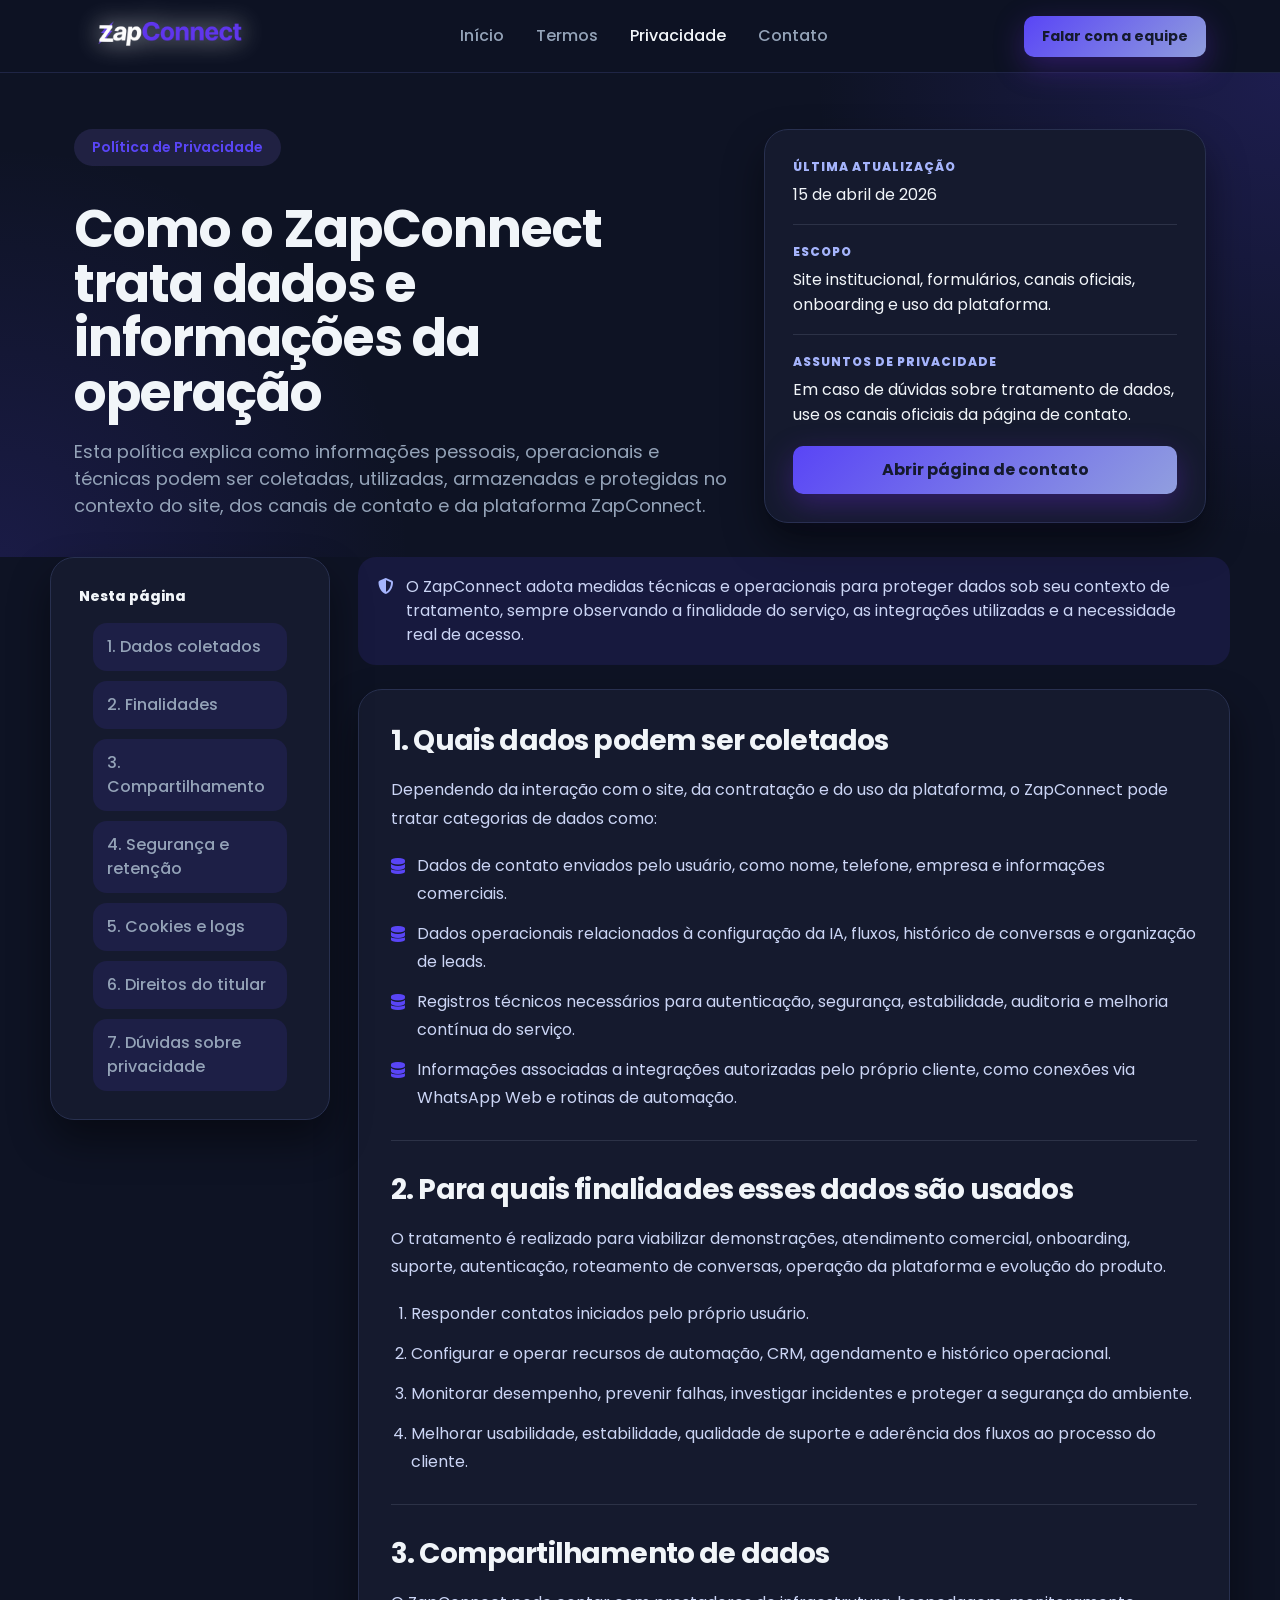
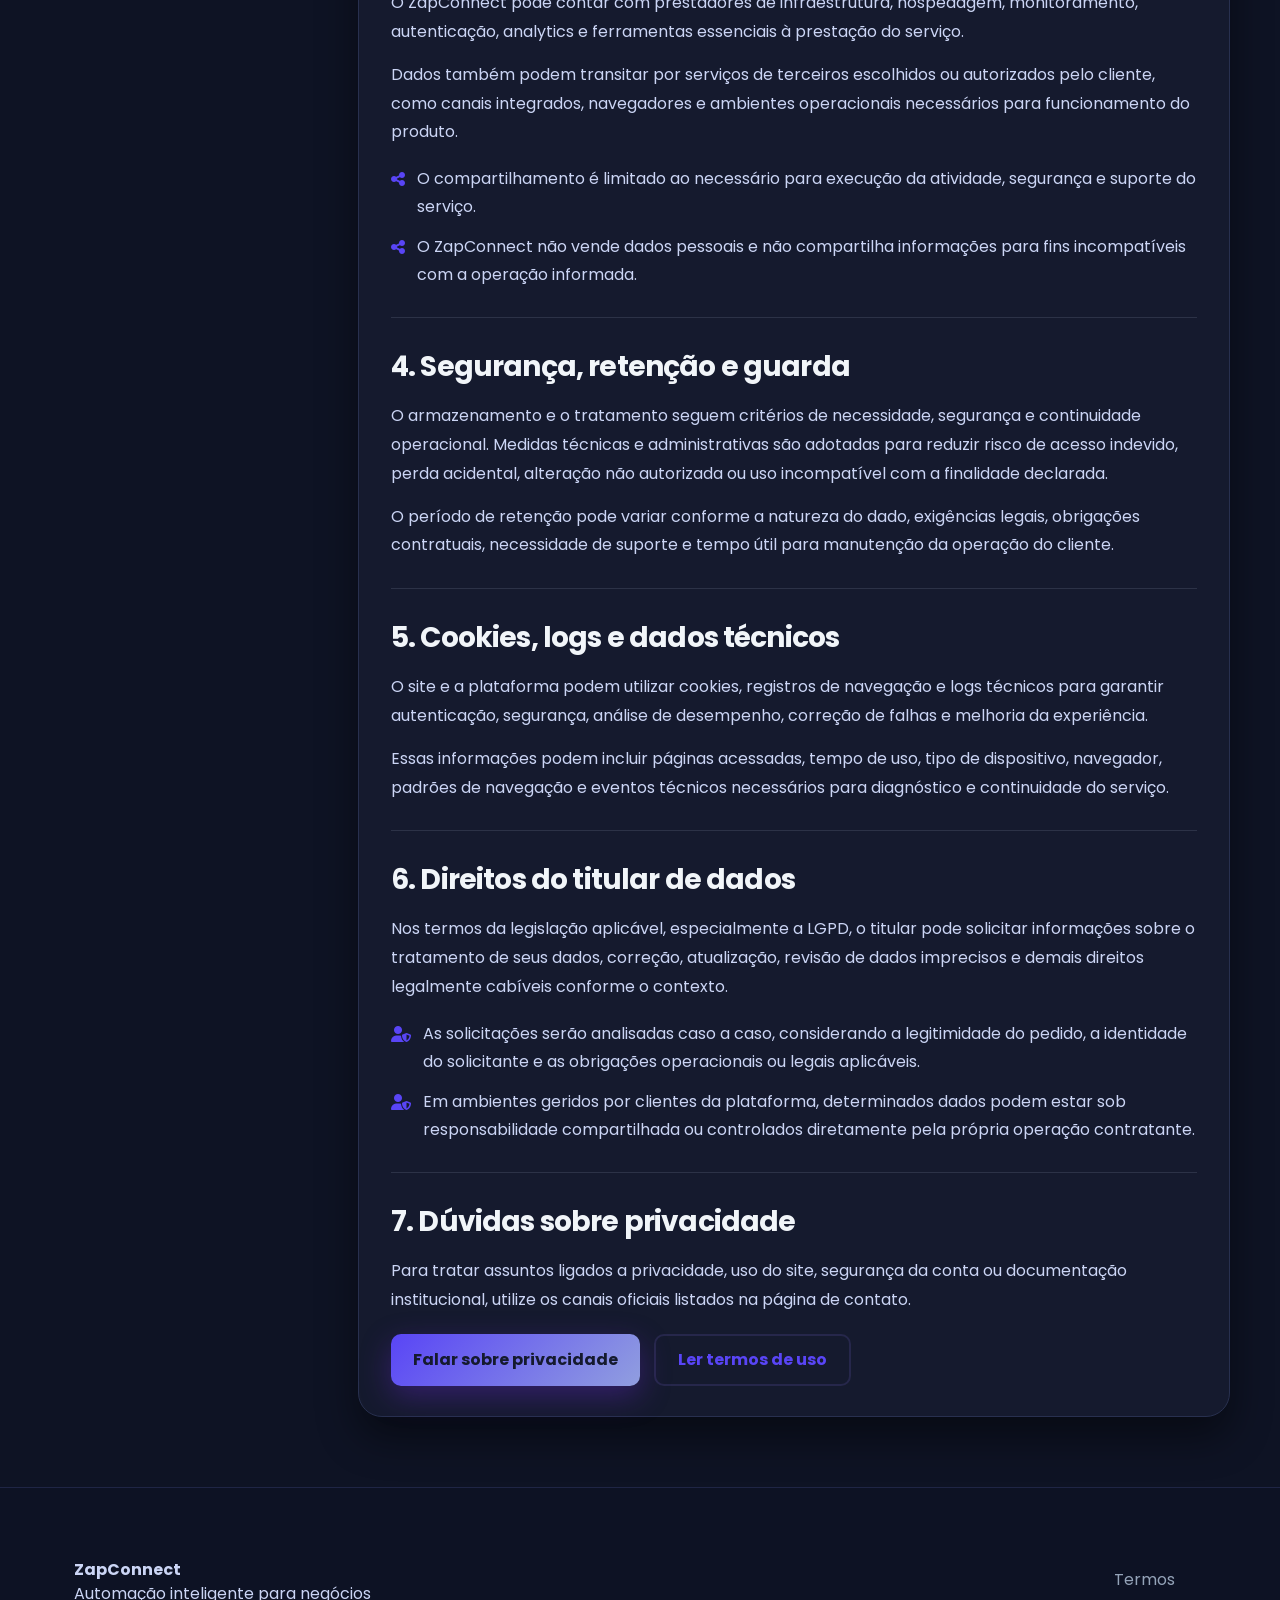
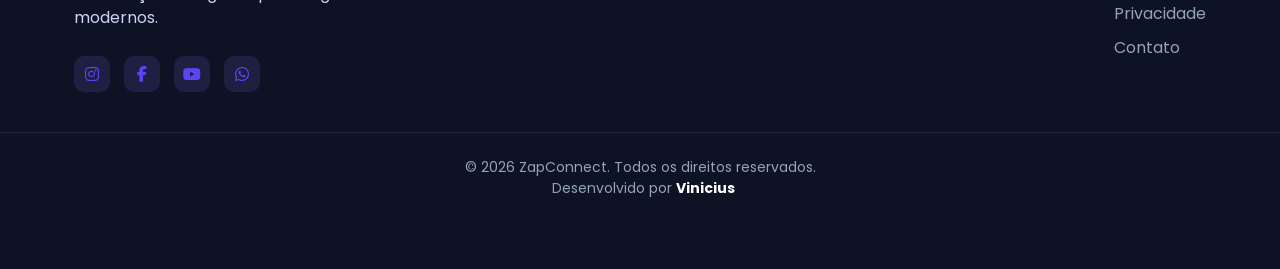
<file: privacidade.html>
<!DOCTYPE html>
<html lang="pt-BR">

<head>
    <meta charset="UTF-8" />
    <meta name="viewport" content="width=device-width, initial-scale=1.0" />
    <meta http-equiv="X-UA-Compatible" content="IE=edge" />

    <title>ZapConnect | Política de Privacidade</title>
    <meta name="description"
        content="Conheça a Política de Privacidade do ZapConnect e entenda como dados pessoais e informações operacionais são tratados." />

    <link rel="icon" href="/img/favinco.png" />
    <link rel="preconnect" href="https://fonts.googleapis.com" />
    <link rel="preconnect" href="https://fonts.gstatic.com" crossorigin />
    <link href="https://fonts.googleapis.com/css2?family=Poppins:wght@400;500;600;700;800;900&display=swap"
        rel="stylesheet" />
    <link rel="stylesheet" href="https://cdnjs.cloudflare.com/ajax/libs/font-awesome/6.5.2/css/all.min.css"
        crossorigin="anonymous" referrerpolicy="no-referrer" />
    <link rel="stylesheet" href="css/style.css" />
    <link rel="stylesheet" href="css/legal.css" />
</head>

<body class="dark legal-page">
    <header class="header">
        <div class="container nav">
            <a class="logo" href="index.html" aria-label="Voltar para a página inicial do ZapConnect">
                <img src="img/logo.png" alt="ZapConnect">
            </a>

            <nav class="nav-links">
                <a href="index.html">Início</a>
                <a href="termos.html">Termos</a>
                <a href="privacidade.html" aria-current="page">Privacidade</a>
                <a href="contato.html">Contato</a>
            </nav>

            <a class="btn small" href="contato.html">Falar com a equipe</a>
        </div>
    </header>

    <section class="legal-hero">
        <div class="container legal-hero-grid">
            <div class="legal-hero-copy">
                <span class="pill">Política de Privacidade</span>
                <h1>Como o ZapConnect trata dados e informações da operação</h1>
                <p>
                    Esta política explica como informações pessoais, operacionais e técnicas podem ser coletadas,
                    utilizadas, armazenadas e protegidas no contexto do site, dos canais de contato e da plataforma ZapConnect.
                </p>
            </div>

            <aside class="legal-hero-card">
                <div class="legal-meta-block">
                    <span class="legal-meta-label">Última atualização</span>
                    <span class="legal-meta-value">15 de abril de 2026</span>
                </div>
                <div class="legal-meta-block">
                    <span class="legal-meta-label">Escopo</span>
                    <span class="legal-meta-value">Site institucional, formulários, canais oficiais, onboarding e uso da plataforma.</span>
                </div>
                <div class="legal-meta-block">
                    <span class="legal-meta-label">Assuntos de privacidade</span>
                    <span class="legal-meta-value">Em caso de dúvidas sobre tratamento de dados, use os canais oficiais da página de contato.</span>
                </div>
                <a class="btn" href="contato.html">Abrir página de contato</a>
            </aside>
        </div>
    </section>

    <main class="legal-shell">
        <aside class="legal-sidebar">
            <div class="legal-card">
                <div class="legal-nav-title">Nesta página</div>
                <nav class="legal-nav">
                    <a href="#coleta">1. Dados coletados</a>
                    <a href="#finalidades">2. Finalidades</a>
                    <a href="#compartilhamento">3. Compartilhamento</a>
                    <a href="#seguranca">4. Segurança e retenção</a>
                    <a href="#cookies">5. Cookies e logs</a>
                    <a href="#direitos">6. Direitos do titular</a>
                    <a href="#contato">7. Dúvidas sobre privacidade</a>
                </nav>
            </div>
        </aside>

        <div class="legal-main">
            <div class="legal-note-banner">
                <i class="fa-solid fa-shield-halved"></i>
                <div>
                    O ZapConnect adota medidas técnicas e operacionais para proteger dados sob seu contexto de tratamento,
                    sempre observando a finalidade do serviço, as integrações utilizadas e a necessidade real de acesso.
                </div>
            </div>

            <article class="legal-card legal-article">
                <section id="coleta" class="legal-section">
                    <h2>1. Quais dados podem ser coletados</h2>
                    <p>
                        Dependendo da interação com o site, da contratação e do uso da plataforma, o ZapConnect pode tratar
                        categorias de dados como:
                    </p>
                    <ul class="legal-list">
                        <li><i class="fa-solid fa-database"></i><span>Dados de contato enviados pelo usuário, como nome, telefone, empresa e informações comerciais.</span></li>
                        <li><i class="fa-solid fa-database"></i><span>Dados operacionais relacionados à configuração da IA, fluxos, histórico de conversas e organização de leads.</span></li>
                        <li><i class="fa-solid fa-database"></i><span>Registros técnicos necessários para autenticação, segurança, estabilidade, auditoria e melhoria contínua do serviço.</span></li>
                        <li><i class="fa-solid fa-database"></i><span>Informações associadas a integrações autorizadas pelo próprio cliente, como conexões via WhatsApp Web e rotinas de automação.</span></li>
                    </ul>
                </section>

                <section id="finalidades" class="legal-section">
                    <h2>2. Para quais finalidades esses dados são usados</h2>
                    <p>
                        O tratamento é realizado para viabilizar demonstrações, atendimento comercial, onboarding,
                        suporte, autenticação, roteamento de conversas, operação da plataforma e evolução do produto.
                    </p>
                    <ol class="legal-numbered">
                        <li>Responder contatos iniciados pelo próprio usuário.</li>
                        <li>Configurar e operar recursos de automação, CRM, agendamento e histórico operacional.</li>
                        <li>Monitorar desempenho, prevenir falhas, investigar incidentes e proteger a segurança do ambiente.</li>
                        <li>Melhorar usabilidade, estabilidade, qualidade de suporte e aderência dos fluxos ao processo do cliente.</li>
                    </ol>
                </section>

                <section id="compartilhamento" class="legal-section">
                    <h2>3. Compartilhamento de dados</h2>
                    <p>
                        O ZapConnect pode contar com prestadores de infraestrutura, hospedagem, monitoramento,
                        autenticação, analytics e ferramentas essenciais à prestação do serviço.
                    </p>
                    <p>
                        Dados também podem transitar por serviços de terceiros escolhidos ou autorizados pelo cliente,
                        como canais integrados, navegadores e ambientes operacionais necessários para funcionamento do produto.
                    </p>
                    <ul class="legal-list">
                        <li><i class="fa-solid fa-share-nodes"></i><span>O compartilhamento é limitado ao necessário para execução da atividade, segurança e suporte do serviço.</span></li>
                        <li><i class="fa-solid fa-share-nodes"></i><span>O ZapConnect não vende dados pessoais e não compartilha informações para fins incompatíveis com a operação informada.</span></li>
                    </ul>
                </section>

                <section id="seguranca" class="legal-section">
                    <h2>4. Segurança, retenção e guarda</h2>
                    <p>
                        O armazenamento e o tratamento seguem critérios de necessidade, segurança e continuidade
                        operacional. Medidas técnicas e administrativas são adotadas para reduzir risco de acesso indevido,
                        perda acidental, alteração não autorizada ou uso incompatível com a finalidade declarada.
                    </p>
                    <p>
                        O período de retenção pode variar conforme a natureza do dado, exigências legais, obrigações
                        contratuais, necessidade de suporte e tempo útil para manutenção da operação do cliente.
                    </p>
                </section>

                <section id="cookies" class="legal-section">
                    <h2>5. Cookies, logs e dados técnicos</h2>
                    <p>
                        O site e a plataforma podem utilizar cookies, registros de navegação e logs técnicos para garantir
                        autenticação, segurança, análise de desempenho, correção de falhas e melhoria da experiência.
                    </p>
                    <p>
                        Essas informações podem incluir páginas acessadas, tempo de uso, tipo de dispositivo, navegador,
                        padrões de navegação e eventos técnicos necessários para diagnóstico e continuidade do serviço.
                    </p>
                </section>

                <section id="direitos" class="legal-section">
                    <h2>6. Direitos do titular de dados</h2>
                    <p>
                        Nos termos da legislação aplicável, especialmente a LGPD, o titular pode solicitar informações
                        sobre o tratamento de seus dados, correção, atualização, revisão de dados imprecisos e demais
                        direitos legalmente cabíveis conforme o contexto.
                    </p>
                    <ul class="legal-list">
                        <li><i class="fa-solid fa-user-shield"></i><span>As solicitações serão analisadas caso a caso, considerando a legitimidade do pedido, a identidade do solicitante e as obrigações operacionais ou legais aplicáveis.</span></li>
                        <li><i class="fa-solid fa-user-shield"></i><span>Em ambientes geridos por clientes da plataforma, determinados dados podem estar sob responsabilidade compartilhada ou controlados diretamente pela própria operação contratante.</span></li>
                    </ul>
                </section>

                <section id="contato" class="legal-section">
                    <h2>7. Dúvidas sobre privacidade</h2>
                    <p>
                        Para tratar assuntos ligados a privacidade, uso do site, segurança da conta ou documentação
                        institucional, utilize os canais oficiais listados na página de contato.
                    </p>

                    <div class="legal-actions">
                        <a class="btn" href="contato.html">Falar sobre privacidade</a>
                        <a class="btn ghost" href="termos.html">Ler termos de uso</a>
                    </div>
                </section>
            </article>
        </div>
    </main>

    <footer class="footer">
        <div class="container footer-grid">
            <div class="footer-brand">
                <strong>ZapConnect</strong>
                <p>Automação inteligente para negócios modernos.</p>

                <div class="footer-socials">
                    <a href="https://www.instagram.com/ozapconnect?igsh=NmFoZjJ2YjVmYWJx" class="social instagram"
                        aria-label="Instagram do ZapConnect" title="Instagram do ZapConnect" target="_blank"
                        rel="noopener noreferrer">
                        <i class="fa-brands fa-instagram"></i>
                    </a>
                    <a href="https://www.facebook.com/share/1E6o7w5okA/" class="social facebook"
                        aria-label="Facebook do ZapConnect" title="Facebook do ZapConnect" target="_blank"
                        rel="noopener noreferrer">
                        <i class="fa-brands fa-facebook-f"></i>
                    </a>
                    <a href="https://www.youtube.com/@oZapConnect" class="social youtube"
                        aria-label="YouTube do ZapConnect" title="YouTube do ZapConnect" target="_blank"
                        rel="noopener noreferrer">
                        <i class="fa-brands fa-youtube"></i>
                    </a>
                    <a href="https://wa.me/message/KCRWROVL42NJM1?text=Olá,%20vim%20pela%20política%20de%20privacidade%20do%20ZapConnect"
                        class="social whatsapp" aria-label="Falar com ZapConnect no WhatsApp"
                        title="Falar com ZapConnect no WhatsApp" target="_blank" rel="noopener noreferrer">
                        <i class="fa-brands fa-whatsapp"></i>
                    </a>
                </div>
            </div>

            <div class="footer-links">
                <a href="termos.html">Termos</a>
                <a href="privacidade.html">Privacidade</a>
                <a href="contato.html">Contato</a>
            </div>
        </div>

        <div class="footer-bottom">
            © <span id="year"></span> ZapConnect. Todos os direitos reservados.
            <br>
            <span class="dev">Desenvolvido por <strong>Vinicius</strong></span>
        </div>
    </footer>

    <script src="js/main.js"></script>
</body>

</html>
</file>
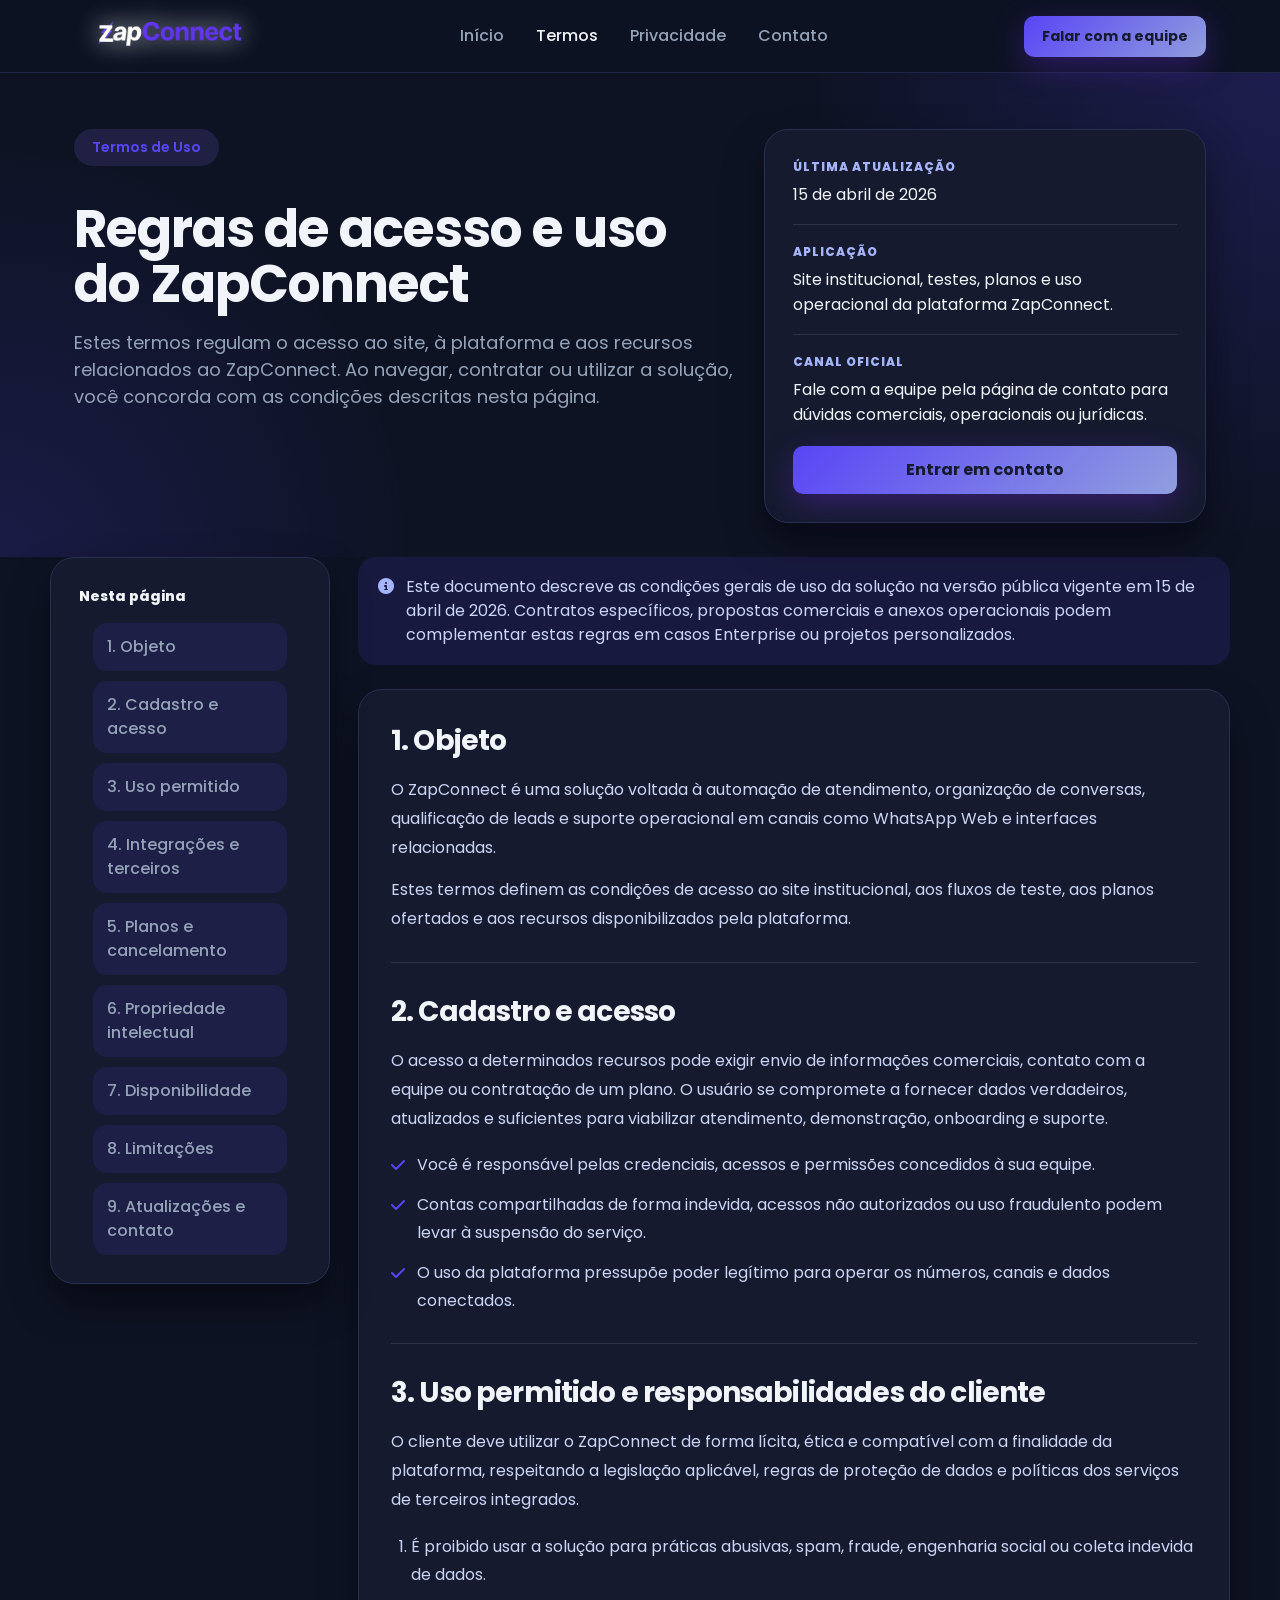
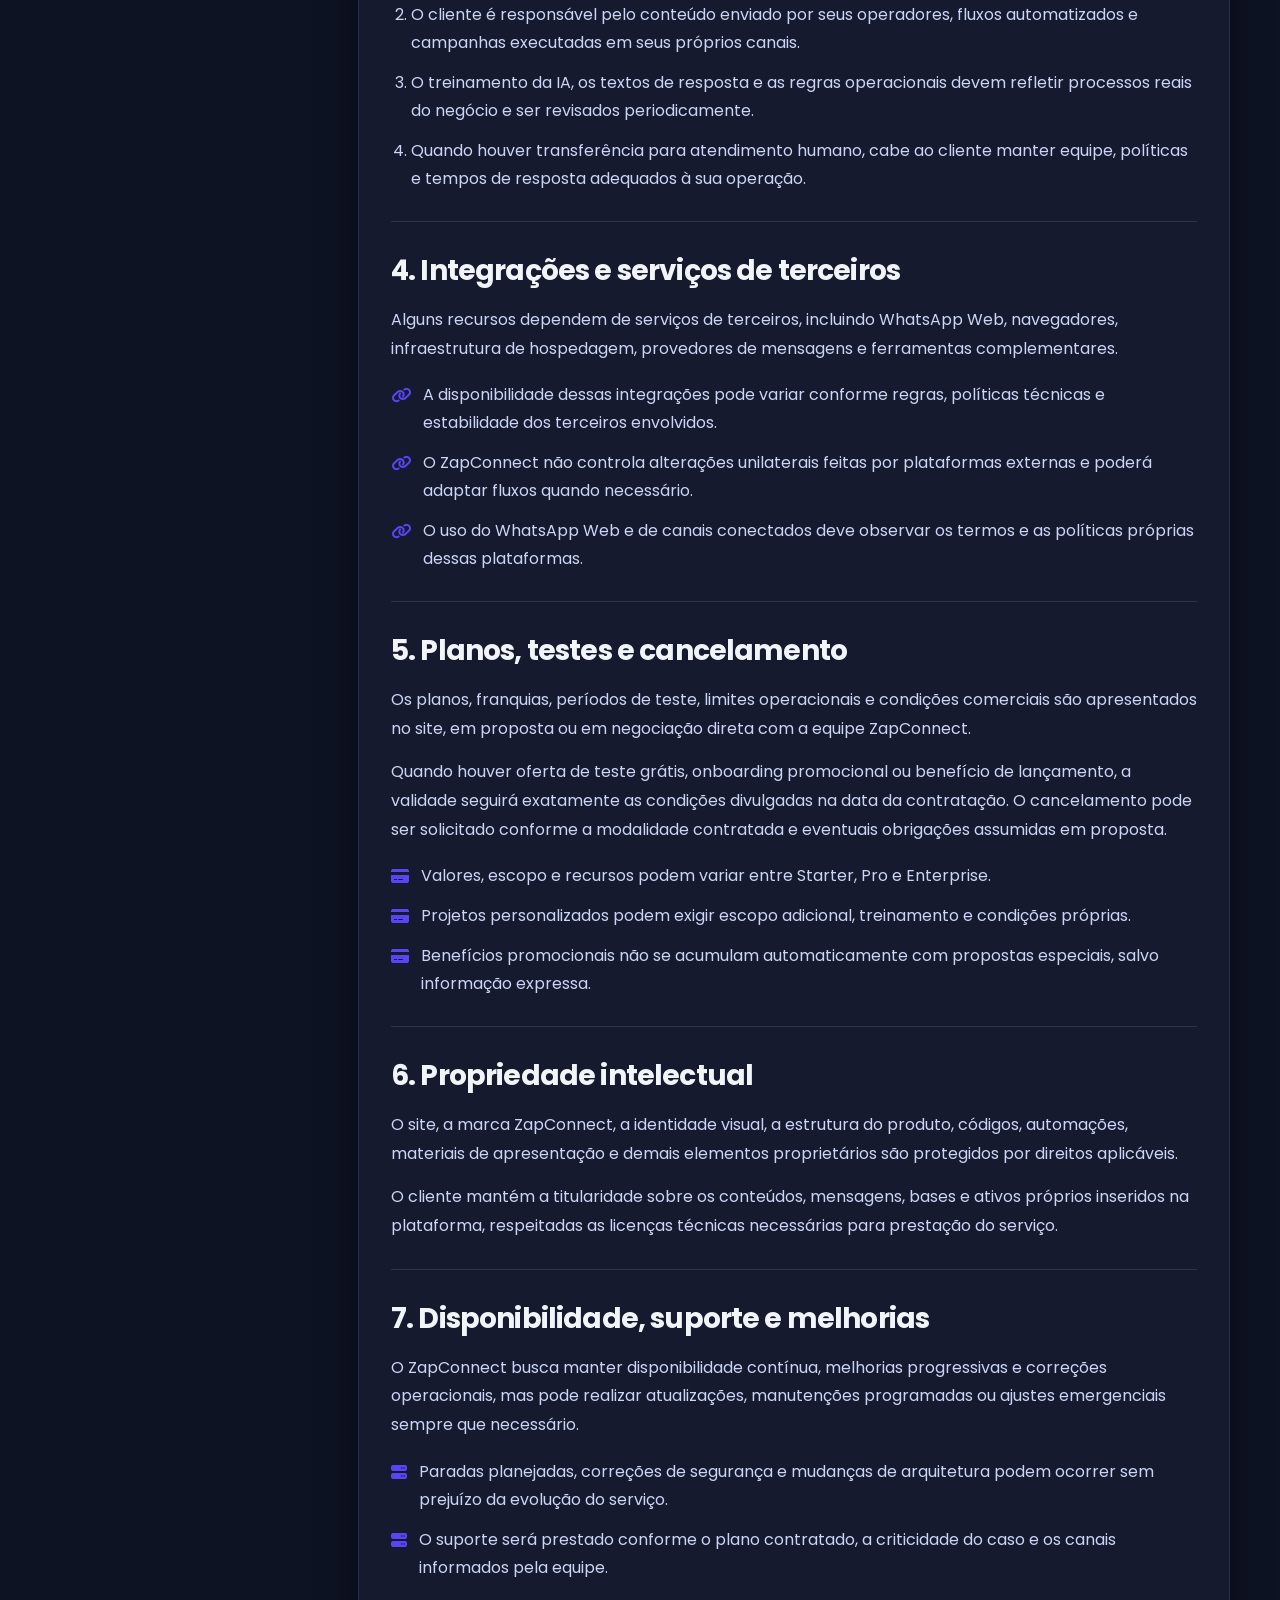
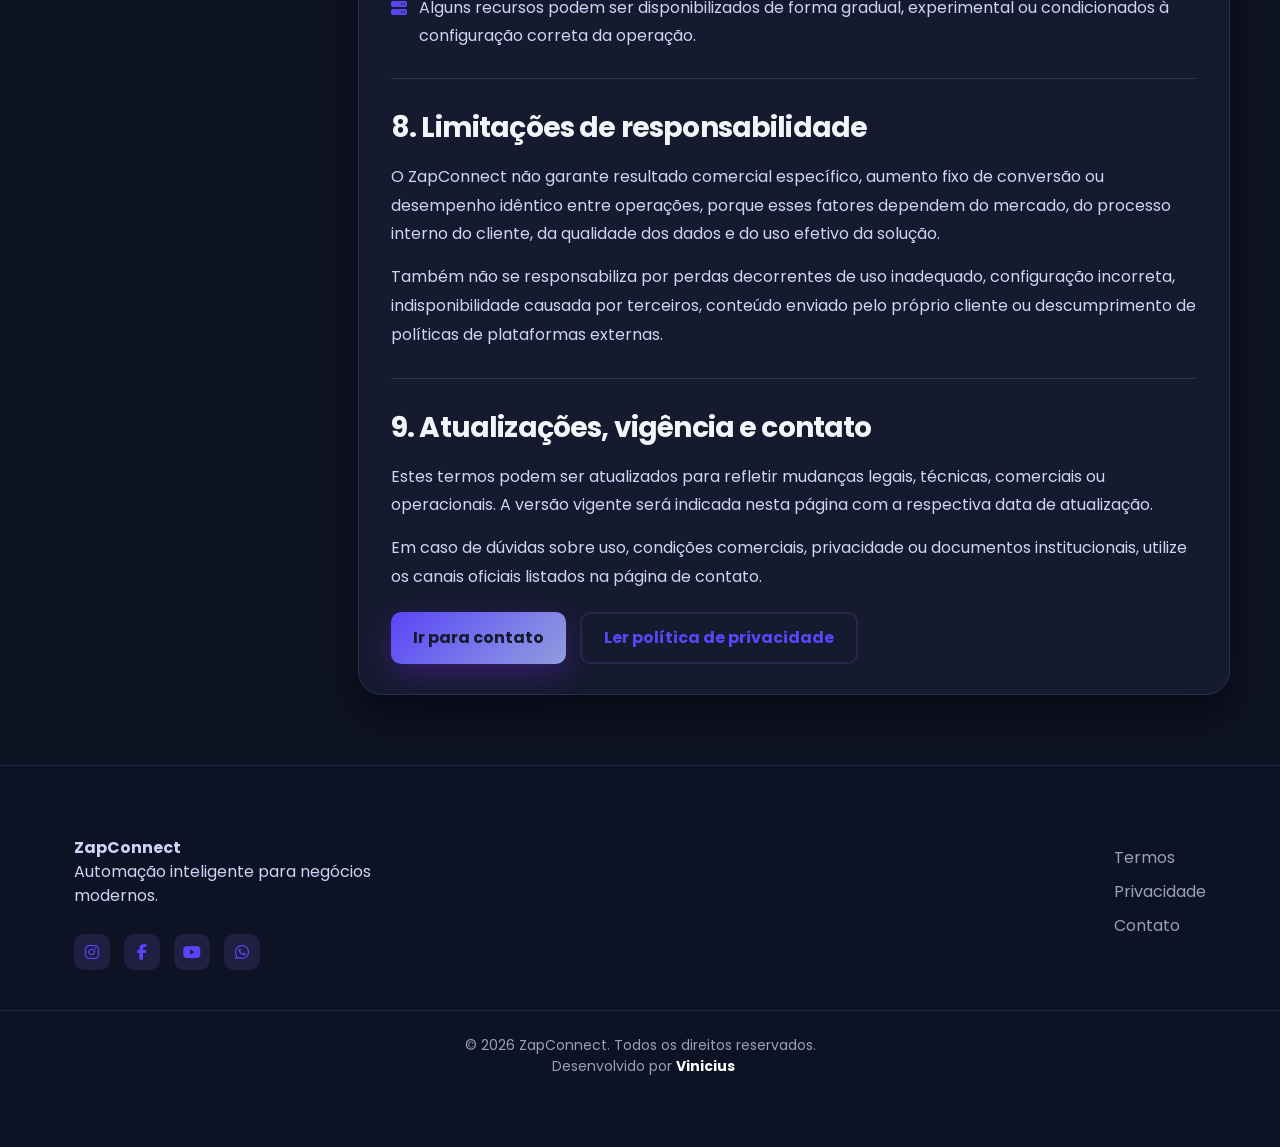
<file: termos.html>
<!DOCTYPE html>
<html lang="pt-BR">

<head>
    <meta charset="UTF-8" />
    <meta name="viewport" content="width=device-width, initial-scale=1.0" />
    <meta http-equiv="X-UA-Compatible" content="IE=edge" />

    <title>ZapConnect | Termos de Uso</title>
    <meta name="description"
        content="Leia os Termos de Uso do ZapConnect para entender as regras de acesso, responsabilidades, integrações e condições gerais da plataforma." />

    <link rel="icon" href="/img/favinco.png" />
    <link rel="preconnect" href="https://fonts.googleapis.com" />
    <link rel="preconnect" href="https://fonts.gstatic.com" crossorigin />
    <link href="https://fonts.googleapis.com/css2?family=Poppins:wght@400;500;600;700;800;900&display=swap"
        rel="stylesheet" />
    <link rel="stylesheet" href="https://cdnjs.cloudflare.com/ajax/libs/font-awesome/6.5.2/css/all.min.css"
        crossorigin="anonymous" referrerpolicy="no-referrer" />
    <link rel="stylesheet" href="css/style.css" />
    <link rel="stylesheet" href="css/legal.css" />
</head>

<body class="dark legal-page">
    <header class="header">
        <div class="container nav">
            <a class="logo" href="index.html" aria-label="Voltar para a página inicial do ZapConnect">
                <img src="img/logo.png" alt="ZapConnect">
            </a>

            <nav class="nav-links">
                <a href="index.html">Início</a>
                <a href="termos.html" aria-current="page">Termos</a>
                <a href="privacidade.html">Privacidade</a>
                <a href="contato.html">Contato</a>
            </nav>

            <a class="btn small" href="contato.html">Falar com a equipe</a>
        </div>
    </header>

    <section class="legal-hero">
        <div class="container legal-hero-grid">
            <div class="legal-hero-copy">
                <span class="pill">Termos de Uso</span>
                <h1>Regras de acesso e uso do ZapConnect</h1>
                <p>
                    Estes termos regulam o acesso ao site, à plataforma e aos recursos relacionados ao ZapConnect.
                    Ao navegar, contratar ou utilizar a solução, você concorda com as condições descritas nesta página.
                </p>
            </div>

            <aside class="legal-hero-card">
                <div class="legal-meta-block">
                    <span class="legal-meta-label">Última atualização</span>
                    <span class="legal-meta-value">15 de abril de 2026</span>
                </div>
                <div class="legal-meta-block">
                    <span class="legal-meta-label">Aplicação</span>
                    <span class="legal-meta-value">Site institucional, testes, planos e uso operacional da plataforma ZapConnect.</span>
                </div>
                <div class="legal-meta-block">
                    <span class="legal-meta-label">Canal oficial</span>
                    <span class="legal-meta-value">Fale com a equipe pela página de contato para dúvidas comerciais, operacionais ou jurídicas.</span>
                </div>
                <a class="btn" href="contato.html">Entrar em contato</a>
            </aside>
        </div>
    </section>

    <main class="legal-shell">
        <aside class="legal-sidebar">
            <div class="legal-card">
                <div class="legal-nav-title">Nesta página</div>
                <nav class="legal-nav">
                    <a href="#objeto">1. Objeto</a>
                    <a href="#cadastro">2. Cadastro e acesso</a>
                    <a href="#uso">3. Uso permitido</a>
                    <a href="#integracoes">4. Integrações e terceiros</a>
                    <a href="#planos">5. Planos e cancelamento</a>
                    <a href="#propriedade">6. Propriedade intelectual</a>
                    <a href="#disponibilidade">7. Disponibilidade</a>
                    <a href="#responsabilidade">8. Limitações</a>
                    <a href="#atualizacoes">9. Atualizações e contato</a>
                </nav>
            </div>
        </aside>

        <div class="legal-main">
            <div class="legal-note-banner">
                <i class="fa-solid fa-circle-info"></i>
                <div>
                    Este documento descreve as condições gerais de uso da solução na versão pública vigente em
                    15 de abril de 2026. Contratos específicos, propostas comerciais e anexos operacionais podem
                    complementar estas regras em casos Enterprise ou projetos personalizados.
                </div>
            </div>

            <article class="legal-card legal-article">
                <section id="objeto" class="legal-section">
                    <h2>1. Objeto</h2>
                    <p>
                        O ZapConnect é uma solução voltada à automação de atendimento, organização de conversas,
                        qualificação de leads e suporte operacional em canais como WhatsApp Web e interfaces relacionadas.
                    </p>
                    <p>
                        Estes termos definem as condições de acesso ao site institucional, aos fluxos de teste,
                        aos planos ofertados e aos recursos disponibilizados pela plataforma.
                    </p>
                </section>

                <section id="cadastro" class="legal-section">
                    <h2>2. Cadastro e acesso</h2>
                    <p>
                        O acesso a determinados recursos pode exigir envio de informações comerciais, contato com a equipe
                        ou contratação de um plano. O usuário se compromete a fornecer dados verdadeiros, atualizados e
                        suficientes para viabilizar atendimento, demonstração, onboarding e suporte.
                    </p>
                    <ul class="legal-list">
                        <li><i class="fa-solid fa-check"></i><span>Você é responsável pelas credenciais, acessos e permissões concedidos à sua equipe.</span></li>
                        <li><i class="fa-solid fa-check"></i><span>Contas compartilhadas de forma indevida, acessos não autorizados ou uso fraudulento podem levar à suspensão do serviço.</span></li>
                        <li><i class="fa-solid fa-check"></i><span>O uso da plataforma pressupõe poder legítimo para operar os números, canais e dados conectados.</span></li>
                    </ul>
                </section>

                <section id="uso" class="legal-section">
                    <h2>3. Uso permitido e responsabilidades do cliente</h2>
                    <p>
                        O cliente deve utilizar o ZapConnect de forma lícita, ética e compatível com a finalidade da
                        plataforma, respeitando a legislação aplicável, regras de proteção de dados e políticas dos
                        serviços de terceiros integrados.
                    </p>
                    <ol class="legal-numbered">
                        <li>É proibido usar a solução para práticas abusivas, spam, fraude, engenharia social ou coleta indevida de dados.</li>
                        <li>O cliente é responsável pelo conteúdo enviado por seus operadores, fluxos automatizados e campanhas executadas em seus próprios canais.</li>
                        <li>O treinamento da IA, os textos de resposta e as regras operacionais devem refletir processos reais do negócio e ser revisados periodicamente.</li>
                        <li>Quando houver transferência para atendimento humano, cabe ao cliente manter equipe, políticas e tempos de resposta adequados à sua operação.</li>
                    </ol>
                </section>

                <section id="integracoes" class="legal-section">
                    <h2>4. Integrações e serviços de terceiros</h2>
                    <p>
                        Alguns recursos dependem de serviços de terceiros, incluindo WhatsApp Web, navegadores,
                        infraestrutura de hospedagem, provedores de mensagens e ferramentas complementares.
                    </p>
                    <ul class="legal-list">
                        <li><i class="fa-solid fa-link"></i><span>A disponibilidade dessas integrações pode variar conforme regras, políticas técnicas e estabilidade dos terceiros envolvidos.</span></li>
                        <li><i class="fa-solid fa-link"></i><span>O ZapConnect não controla alterações unilaterais feitas por plataformas externas e poderá adaptar fluxos quando necessário.</span></li>
                        <li><i class="fa-solid fa-link"></i><span>O uso do WhatsApp Web e de canais conectados deve observar os termos e as políticas próprias dessas plataformas.</span></li>
                    </ul>
                </section>

                <section id="planos" class="legal-section">
                    <h2>5. Planos, testes e cancelamento</h2>
                    <p>
                        Os planos, franquias, períodos de teste, limites operacionais e condições comerciais são
                        apresentados no site, em proposta ou em negociação direta com a equipe ZapConnect.
                    </p>
                    <p>
                        Quando houver oferta de teste grátis, onboarding promocional ou benefício de lançamento, a
                        validade seguirá exatamente as condições divulgadas na data da contratação. O cancelamento
                        pode ser solicitado conforme a modalidade contratada e eventuais obrigações assumidas em proposta.
                    </p>
                    <ul class="legal-list">
                        <li><i class="fa-solid fa-credit-card"></i><span>Valores, escopo e recursos podem variar entre Starter, Pro e Enterprise.</span></li>
                        <li><i class="fa-solid fa-credit-card"></i><span>Projetos personalizados podem exigir escopo adicional, treinamento e condições próprias.</span></li>
                        <li><i class="fa-solid fa-credit-card"></i><span>Benefícios promocionais não se acumulam automaticamente com propostas especiais, salvo informação expressa.</span></li>
                    </ul>
                </section>

                <section id="propriedade" class="legal-section">
                    <h2>6. Propriedade intelectual</h2>
                    <p>
                        O site, a marca ZapConnect, a identidade visual, a estrutura do produto, códigos, automações,
                        materiais de apresentação e demais elementos proprietários são protegidos por direitos aplicáveis.
                    </p>
                    <p>
                        O cliente mantém a titularidade sobre os conteúdos, mensagens, bases e ativos próprios inseridos
                        na plataforma, respeitadas as licenças técnicas necessárias para prestação do serviço.
                    </p>
                </section>

                <section id="disponibilidade" class="legal-section">
                    <h2>7. Disponibilidade, suporte e melhorias</h2>
                    <p>
                        O ZapConnect busca manter disponibilidade contínua, melhorias progressivas e correções operacionais,
                        mas pode realizar atualizações, manutenções programadas ou ajustes emergenciais sempre que necessário.
                    </p>
                    <ul class="legal-list">
                        <li><i class="fa-solid fa-server"></i><span>Paradas planejadas, correções de segurança e mudanças de arquitetura podem ocorrer sem prejuízo da evolução do serviço.</span></li>
                        <li><i class="fa-solid fa-server"></i><span>O suporte será prestado conforme o plano contratado, a criticidade do caso e os canais informados pela equipe.</span></li>
                        <li><i class="fa-solid fa-server"></i><span>Alguns recursos podem ser disponibilizados de forma gradual, experimental ou condicionados à configuração correta da operação.</span></li>
                    </ul>
                </section>

                <section id="responsabilidade" class="legal-section">
                    <h2>8. Limitações de responsabilidade</h2>
                    <p>
                        O ZapConnect não garante resultado comercial específico, aumento fixo de conversão ou desempenho
                        idêntico entre operações, porque esses fatores dependem do mercado, do processo interno do cliente,
                        da qualidade dos dados e do uso efetivo da solução.
                    </p>
                    <p>
                        Também não se responsabiliza por perdas decorrentes de uso inadequado, configuração incorreta,
                        indisponibilidade causada por terceiros, conteúdo enviado pelo próprio cliente ou descumprimento de
                        políticas de plataformas externas.
                    </p>
                </section>

                <section id="atualizacoes" class="legal-section">
                    <h2>9. Atualizações, vigência e contato</h2>
                    <p>
                        Estes termos podem ser atualizados para refletir mudanças legais, técnicas, comerciais ou
                        operacionais. A versão vigente será indicada nesta página com a respectiva data de atualização.
                    </p>
                    <p>
                        Em caso de dúvidas sobre uso, condições comerciais, privacidade ou documentos institucionais,
                        utilize os canais oficiais listados na página de contato.
                    </p>

                    <div class="legal-actions">
                        <a class="btn" href="contato.html">Ir para contato</a>
                        <a class="btn ghost" href="privacidade.html">Ler política de privacidade</a>
                    </div>
                </section>
            </article>
        </div>
    </main>

    <footer class="footer">
        <div class="container footer-grid">
            <div class="footer-brand">
                <strong>ZapConnect</strong>
                <p>Automação inteligente para negócios modernos.</p>

                <div class="footer-socials">
                    <a href="https://www.instagram.com/ozapconnect?igsh=NmFoZjJ2YjVmYWJx" class="social instagram"
                        aria-label="Instagram do ZapConnect" title="Instagram do ZapConnect" target="_blank"
                        rel="noopener noreferrer">
                        <i class="fa-brands fa-instagram"></i>
                    </a>
                    <a href="https://www.facebook.com/share/1E6o7w5okA/" class="social facebook"
                        aria-label="Facebook do ZapConnect" title="Facebook do ZapConnect" target="_blank"
                        rel="noopener noreferrer">
                        <i class="fa-brands fa-facebook-f"></i>
                    </a>
                    <a href="https://www.youtube.com/@oZapConnect" class="social youtube"
                        aria-label="YouTube do ZapConnect" title="YouTube do ZapConnect" target="_blank"
                        rel="noopener noreferrer">
                        <i class="fa-brands fa-youtube"></i>
                    </a>
                    <a href="https://wa.me/message/KCRWROVL42NJM1?text=Olá,%20vim%20pela%20página%20de%20termos%20do%20ZapConnect"
                        class="social whatsapp" aria-label="Falar com ZapConnect no WhatsApp"
                        title="Falar com ZapConnect no WhatsApp" target="_blank" rel="noopener noreferrer">
                        <i class="fa-brands fa-whatsapp"></i>
                    </a>
                </div>
            </div>

            <div class="footer-links">
                <a href="termos.html">Termos</a>
                <a href="privacidade.html">Privacidade</a>
                <a href="contato.html">Contato</a>
            </div>
        </div>

        <div class="footer-bottom">
            © <span id="year"></span> ZapConnect. Todos os direitos reservados.
            <br>
            <span class="dev">Desenvolvido por <strong>Vinicius</strong></span>
        </div>
    </footer>

    <script src="js/main.js"></script>
</body>

</html>
</file>
<file: css/style.css>
/* ================================
   DESIGN SYSTEM
================================ */
:root {
  --primary: #6d28d9;
  --primary-light: #8b5cf6;
  --primary-soft: #ede9fe;

  --dark: #0f172a;
  --dark-soft: #1e293b;

  --text: #334155;
  --muted: #64748b;

  --bg: #f8fafc;
  --white: #ffffff;

  --radius-sm: 10px;
  --radius-md: 16px;
  --radius-lg: 24px;
  --space: 70px;
  --shadow-sm: 0 4px 12px rgba(0,0,0,.05);
  --shadow-md: 0 16px 40px rgba(0,0,0,.08);
  --shadow-lg: 0 40px 80px rgba(0,0,0,.12);
}

/* ================================
   RESET + BASE
================================ */
* {
  margin: 0;
  padding: 0;
  box-sizing: border-box;
  font-family: Poppins, system-ui, -apple-system, BlinkMacSystemFont, "Segoe UI", sans-serif;
}

body {
  background: var(--bg);
  color: var(--text);
  line-height: 1.0;
}

.container {
  max-width: 1180px;
  margin: auto;
  padding: 0 24px;
}

.urgency-bar {
  background: linear-gradient(135deg, var(--primary), var(--primary-light));
  color: #fff;
  text-align: center;
  padding: 10px 24px;
  font-size: 14px;
  font-weight: 500;
  line-height: 1.5;
}

.urgency-bar strong {
  font-weight: 800;
}

.urgency-bar a {
  color: #fff;
  text-decoration: underline;
  font-weight: 700;
}

/* ================================
   HEADER
================================ */
/* =====================================================
   HEADER — NÃO FIXO
===================================================== */
.header {
  position: relative; /* ou static */
  top: auto;
  z-index: 10;
  background: rgba(255,255,255,.9);
  backdrop-filter: blur(10px);
  border-bottom: 1px solid #e5e7eb;
  transition: none;
}


.nav {
  display: flex;
  align-items: center;
  justify-content: space-between;
  height: 72px;
}
.logo{
  display: flex;
  align-items: center;
  justify-content: center;
}

.logo img{
  width: 190px;
  align-items: center;
  filter: drop-shadow(0 0 12px rgba(255, 255, 255, 0.7));
}



nav a {
  margin: 0 14px;
  text-decoration: none;
  font-weight: 500;
  color: var(--muted);
  transition: color .2s;
}

nav a:hover {
  color: var(--dark);
}

.nav-actions {
  display: flex;
  align-items: center;
  gap: 14px;
}

.login-link {
  color: var(--muted);
  font-size: 14px;
  font-weight: 700;
  text-decoration: none;
  white-space: nowrap;
  transition: color .2s ease;
}

.login-link:hover {
  color: var(--primary);
}

/* ================================
   BUTTONS
================================ */
.btn {
  display: inline-flex;
  align-items: center;
  justify-content: center;
  padding: 12px 22px;
  border-radius: var(--radius-sm);
  font-weight: 700;
  text-decoration: none;
  transition: all .25s ease;
  border: none;
  cursor: pointer;
}

.btn.small {
  padding: 10px 18px;
  font-size: 14px;
}

.btn.big {
  padding: 14px 28px;
  font-size: 16px;
}

.btn {
  background: linear-gradient(135deg, var(--primary), var(--primary-light));
  color: var(--white);
  box-shadow: 0 10px 30px rgba(109,40,217,.35);
}

.btn:hover {
  transform: translateY(-1px);
  box-shadow: 0 16px 40px rgba(109,40,217,.45);
}

.btn.ghost {
  background: transparent;
  color: var(--primary);
  box-shadow: none;
  border: 2px solid var(--primary-soft);
}

.btn.ghost:hover {
  background: var(--primary-soft);
}

/* ================================
   HERO
================================ */
.hero {
  padding: var(--space) 0 100px;
  background:
    radial-gradient(circle at top right, #ede9fe 0%, transparent 40%),
    radial-gradient(circle at bottom left, #ddd6fe 0%, transparent 40%);
}

.hero-grid {
  display: grid;
  grid-template-columns: 1.15fr 1fr;
  gap: 80px;
  align-items: center;
}

.badge {
  display: inline-block;
  padding: 6px 14px;
  background: var(--primary-soft);
  color: var(--primary);
  border-radius: 999px;
  font-size: 14px;
  font-weight: 600;
}

.hero h1 {
  margin-top: 18px;
  font-size: 56px;
  line-height: 1.05;
  letter-spacing: -1.2px;
  color: var(--dark);
}

.hero p {
  margin: 26px 0 36px;
  max-width: 520px;
  font-size: 18px;
  color: var(--muted);
}

.hero-actions {
  display: flex;
  gap: 16px;
}

.cta-micro {
  margin-top: 10px;
  font-size: 13px;
  color: var(--muted);
}

.metrics {
  display: flex;
  gap: 32px;
  margin-top: 48px;
}

.metrics div strong {
  font-size: 24px;
  color: var(--dark);
  display: block;
}

.metrics div span {
  font-size: 14px;
  color: var(--muted);
}

.hero-mockup img {
  width: 100%;
  border-radius: var(--radius-lg);
  box-shadow: var(--shadow-lg);
}

#slots {
  display: inline-block;
  animation: slotPulse 1.9s ease-in-out infinite;
}

.hero-copy .badge,
.hero-copy h1,
.hero-copy .footer-socials,
.hero-copy .subheadline,
.hero-copy .hero-actions,
.hero-copy .cta-micro,
.hero-copy .metrics > div {
  opacity: 0;
  animation: heroFadeUp .8s cubic-bezier(.22,.61,.36,1) both;
}

.hero-copy .badge { animation-delay: .08s; }
.hero-copy h1 { animation-delay: .16s; }
.hero-copy .footer-socials { animation-delay: .26s; }
.hero-copy .subheadline { animation-delay: .36s; }
.hero-copy .hero-actions { animation-delay: .46s; }
.hero-copy .cta-micro { animation-delay: .56s; }
.hero-copy .metrics > div:nth-child(1) { animation-delay: .66s; }
.hero-copy .metrics > div:nth-child(2) { animation-delay: .74s; }
.hero-copy .metrics > div:nth-child(3) { animation-delay: .82s; }

.hero-visual {
  opacity: 0;
  animation:
    heroFadeScale .95s cubic-bezier(.22,.61,.36,1) .28s both,
    mockupFloat 6s ease-in-out 1.5s infinite;
  will-change: transform;
}

.hero-actions .btn.big,
.price-card.highlight .btn,
.cta-box .btn.big {
  animation: ctaBreathe 3.8s ease-in-out infinite;
}

.hero-actions .btn.big:hover,
.price-card.highlight .btn:hover,
.cta-box .btn.big:hover,
.btn-whatsapp:hover {
  animation-play-state: paused;
}

.metrics div {
  transition: transform .3s ease, opacity .3s ease;
}

.metrics div:hover {
  transform: translateY(-4px);
}

.trust-bar {
  padding: 0 0 28px;
  background: var(--bg);
}

.trust-bar-grid {
  display: grid;
  grid-template-columns: repeat(4, 1fr);
  gap: 16px;
}

.trust-bar-grid span {
  display: inline-flex;
  align-items: center;
  justify-content: center;
  gap: 10px;
  min-height: 56px;
  padding: 14px 18px;
  border-radius: 16px;
  background: rgba(255,255,255,.82);
  border: 1px solid rgba(148,163,184,.16);
  box-shadow: var(--shadow-sm);
  color: var(--text);
  font-size: 14px;
  font-weight: 600;
  text-align: center;
  transition: transform .35s ease, box-shadow .35s ease, border-color .35s ease;
}

.trust-bar-grid i {
  color: var(--primary);
  font-size: 18px;
}

.trust-bar-grid span:hover {
  transform: translateY(-6px);
  box-shadow: var(--shadow-md);
}

/* ================================
   LOGOS
================================ */
.logos {
  padding: 60px 0;
}

.logos p {
  text-align: center;
  color: var(--muted);
  margin-bottom: 30px;
}

.logos-grid {
  display: grid;
  grid-template-columns: repeat(4,1fr);
  gap: 40px;
  text-align: center;
  color: #94a3b8;
  font-weight: 600;
}

.logos-grid span {
  min-height: 72px;
  display: flex;
  align-items: center;
  justify-content: center;
}

.logos-grid img {
  max-width: 180px;
  width: 100%;
  height: auto;
  display: block;
  object-fit: contain;
}

/* ================================
   SEÇÃO FEATURES AVANÇADA
================================ */
.features-advanced {
  padding: var(--space) 0;
  background:
    radial-gradient(circle at top left, #ede9fe 0%, transparent 35%),
    #ffffff;
}

.section-head {
  text-align: center;
  max-width: 640px;
  margin: 0 auto 80px;
}

.section-head h2 {
  font-size: 42px;
  letter-spacing: -0.8px;
  color: var(--dark);
}

.section-head p {
  margin-top: 14px;
  font-size: 18px;
  color: var(--muted);
}

.features-grid-advanced {
  display: grid;
  grid-template-columns: repeat(3, 1fr);
  gap: 40px;
}

.feature-box {
  background: #fff;
  padding: 42px 36px;
  border-radius: 20px;
  box-shadow: var(--shadow-md);
  transition: all .35s ease;
  position: relative;
  overflow: hidden;
}

.feature-box::before {
  content: "";
  position: absolute;
  inset: 0;
  background: linear-gradient(
    135deg,
    rgba(109,40,217,.12),
    transparent 60%
  );
  opacity: 0;
  transition: opacity .35s;
}

.feature-box:hover::before {
  opacity: 1;
}

.feature-box:hover {
  transform: translateY(-8px);
  box-shadow: var(--shadow-lg);
}

.feature-box .icon {
  width: 52px;
  height: 52px;
  border-radius: 14px;
  background: var(--primary-soft);
  display: flex;
  align-items: center;
  justify-content: center;
  font-size: 22px;
  margin-bottom: 20px;
}
.feature-box .icon i {
  font-size: 22px;
  color: var(--primary);
}
.feature-box .icon {
  background: linear-gradient(
    135deg,
    var(--primary-soft),
    #ffffff
  );
}


.feature-box h3 {
  font-size: 20px;
  margin-bottom: 10px;
  color: var(--dark);
}

.feature-box p {
  color: var(--muted);
  line-height: 1.6;
}

/* ================================
   COMO FUNCIONA (TIMELINE)
================================ */
.how-it-works {
  padding:var(--space) 0;
  background: var(--bg);
}

.steps-timeline {
  max-width: 820px;
  margin: auto;
  position: relative;
}

.steps-timeline::before {
  content: "";
  position: absolute;
  left: 28px;
  top: 0;
  bottom: 0;
  width: 2px;
  transform: translateX(-50%);
  background: linear-gradient(
    to bottom,
    var(--primary),
    var(--primary-light)
  );
}

.step-advanced {
  display: flex;
  gap: 40px;
  position: relative;
  padding: 40px 0;
}

.step-number {
  flex: 0 0 56px;
  width: 56px;
  height: 56px;
  min-width: 56px;
  aspect-ratio: 1 / 1;
  border-radius: 50%;
  background: linear-gradient(
    135deg,
    var(--primary),
    var(--primary-light)
  );
  color: #fff;
  font-weight: 900;
  display: flex;
  align-items: center;
  justify-content: center;
  align-self: flex-start;
  z-index: 2;
  box-shadow: 0 10px 30px rgba(109,40,217,.45);
}

.step-content {
  background: #fff;
  padding: 30px 34px;
  border-radius: 16px;
  box-shadow: var(--shadow-md);
  position: relative;
  overflow: hidden;
}

.step-top {
  display: flex;
  align-items: center;
  justify-content: space-between;
  gap: 20px;
  margin-bottom: 18px;
}

.step-time {
  display: inline-flex;
  align-items: center;
  gap: 8px;
  padding: 8px 12px;
  border-radius: 999px;
  background: var(--primary-soft);
  color: var(--primary);
  font-size: 13px;
  font-weight: 700;
}

.step-time i {
  font-size: 13px;
}

.step-icon {
  width: 52px;
  height: 52px;
  border-radius: 16px;
  display: flex;
  align-items: center;
  justify-content: center;
  background: linear-gradient(
    135deg,
    var(--primary-soft),
    rgba(255,255,255,.95)
  );
  color: var(--primary);
  box-shadow: 0 14px 30px rgba(109,40,217,.12);
  animation: stepFloat 4s ease-in-out infinite;
}

.step-icon i {
  font-size: 22px;
}

.step-advanced:nth-child(2) .step-icon {
  animation-delay: .4s;
}

.step-advanced:nth-child(3) .step-icon {
  animation-delay: .8s;
}

.step-content h4 {
  font-size: 18px;
  margin-bottom: 10px;
  color: var(--dark);
}

.step-content p {
  color: var(--muted);
  line-height: 1.7;
}

.step-content strong {
  color: var(--dark);
}

.steps-note {
  max-width: 820px;
  margin: 18px auto 0;
  padding: 16px 20px;
  border-radius: 14px;
  background: #fff;
  color: var(--muted);
  box-shadow: var(--shadow-sm);
  display: flex;
  align-items: center;
  gap: 12px;
}

.steps-note i {
  color: #16a34a;
  font-size: 18px;
}

@keyframes heroFadeUp {
  from {
    opacity: 0;
    transform: translateY(28px);
  }
  to {
    opacity: 1;
    transform: translateY(0);
  }
}

@keyframes heroFadeScale {
  from {
    opacity: 0;
    transform: translateY(22px) scale(.94);
  }
  to {
    opacity: 1;
    transform: translateY(0) scale(1);
  }
}

@keyframes mockupFloat {
  0%, 100% {
    transform: translateY(0);
  }
  50% {
    transform: translateY(-10px);
  }
}

@keyframes slotPulse {
  0%, 100% {
    transform: scale(1);
  }
  50% {
    transform: scale(1.12);
  }
}

@keyframes ctaBreathe {
  0%, 100% {
    box-shadow: 0 10px 30px rgba(109,40,217,.35);
  }
  50% {
    box-shadow: 0 20px 50px rgba(109,40,217,.5);
  }
}

@keyframes highlightBreathe {
  0%, 100% {
    box-shadow: 0 30px 80px rgba(109,40,217,.25);
  }
  50% {
    box-shadow: 0 34px 90px rgba(109,40,217,.36);
  }
}

@keyframes whatsappBreathe {
  0%, 100% {
    box-shadow: 0 20px 50px rgba(37, 211, 102, .45);
  }
  50% {
    box-shadow: 0 28px 68px rgba(37, 211, 102, .58);
  }
}

@keyframes stepFloat {
  0%, 100% {
    transform: translateY(0);
  }
  50% {
    transform: translateY(-6px);
  }
}

/* ================================
   COMPARATIVO
================================ */
.compare {
  padding: var(--space) 0;
  background:
    radial-gradient(circle at top right, #ede9fe 0%, transparent 38%),
    #ffffff;
}

.compare-head {
  text-align: center;
  max-width: 760px;
  margin: 0 auto 56px;
}

.compare-head h2 {
  font-size: 44px;
  letter-spacing: -0.9px;
  color: var(--dark);
}

.compare-head p {
  margin-top: 14px;
  font-size: 18px;
  color: var(--muted);
}

.compare-grid {
  display: grid;
  grid-template-columns: repeat(2, 1fr);
  gap: 28px;
}

.compare-col {
  position: relative;
  overflow: hidden;
  background: #fff;
  border-radius: 24px;
  padding: 34px 32px;
  box-shadow: var(--shadow-md);
  transition: transform .35s ease, box-shadow .35s ease, border-color .35s ease;
}

.compare-col::before {
  content: "";
  position: absolute;
  inset: 0;
  opacity: .9;
  pointer-events: none;
}

.compare-col.bad::before {
  background: linear-gradient(
    180deg,
    rgba(239,68,68,.06),
    transparent 35%
  );
}

.compare-col.good::before {
  background: linear-gradient(
    180deg,
    rgba(34,197,94,.08),
    transparent 35%
  );
}

.compare-col:hover {
  transform: translateY(-8px);
  box-shadow: var(--shadow-lg);
}

.compare-label {
  display: inline-flex;
  align-items: center;
  gap: 10px;
  padding: 10px 14px;
  border-radius: 999px;
  font-size: 14px;
  font-weight: 800;
  margin-bottom: 24px;
}

.compare-col.bad .compare-label {
  background: rgba(239,68,68,.1);
  color: #dc2626;
}

.compare-col.good .compare-label {
  background: rgba(34,197,94,.12);
  color: #15803d;
}

.compare-list {
  list-style: none;
  display: grid;
  gap: 18px;
}

.compare-list li {
  display: flex;
  align-items: flex-start;
  gap: 12px;
  color: var(--text);
  font-size: 16px;
  line-height: 1.65;
}

.compare-list li i {
  margin-top: 5px;
}

.compare-col.bad .compare-list li i {
  color: #dc2626;
}

.compare-col.good .compare-list li i {
  color: #16a34a;
}

.compare-note {
  max-width: 900px;
  margin: 24px auto 0;
  padding: 16px 20px;
  border-radius: 14px;
  background: #fff;
  color: var(--muted);
  box-shadow: var(--shadow-sm);
  display: flex;
  align-items: center;
  gap: 12px;
}

.compare-note i {
  color: var(--primary);
  font-size: 18px;
}
/* ================================
   DEPOIMENTOS
================================ */
.testimonials {
  padding: var(--space) 0;
  background:
    radial-gradient(circle at top center, #ede9fe 0%, transparent 40%),
    #ffffff;
}

.testimonials-head {
  text-align: center;
  max-width: 720px;
  margin: 0 auto 90px;
}

.pill {
  display: inline-block;
  background: var(--primary-soft);
  color: var(--primary);
  padding: 8px 18px;
  border-radius: 999px;
  font-weight: 600;
  font-size: 14px;
  margin-bottom: 18px;
}

.testimonials-head h2 {
  font-size: 44px;
  letter-spacing: -0.9px;
  color: var(--dark);
}

.testimonials-head h2 span {
  color: var(--primary);
}

.testimonials-head p {
  margin-top: 14px;
  font-size: 18px;
  color: var(--muted);
}

.testimonials-grid {
  display: grid;
  grid-template-columns: repeat(3, 1fr);
  gap: 40px;
}

.testimonial-card {
  background: #fff;
  border-radius: 22px;
  padding: 40px 36px;
  box-shadow: var(--shadow-md);
  position: relative;
  transition: transform .35s ease, box-shadow .35s ease;
}

.testimonial-card::after {
  content: "❝";
  position: absolute;
  top: 24px;
  right: 28px;
  font-size: 60px;
  color: #ede9fe;
  font-weight: 900;
}

.testimonial-card:hover {
  transform: translateY(-8px);
  box-shadow: var(--shadow-lg);
}

.stars {
  color: #7c3aed;
  font-size: 18px;
  margin-bottom: 18px;
}

.testimonial-card blockquote {
  font-size: 16px;
  line-height: 1.7;
  color: var(--text);
  margin-bottom: 28px;
}

.testimonial-footer {
  display: flex;
  align-items: center;
  gap: 14px;
}

.avatar {
  width: 44px;
  height: 44px;
  border-radius: 50%;
  background: var(--primary-soft);
  display: flex;
  align-items: center;
  justify-content: center;
  font-size: 20px;
}

.testimonial-footer strong {
  display: block;
  font-size: 15px;
  color: var(--dark);
}

.testimonial-footer span {
  font-size: 13px;
  color: var(--muted);
}

.verified {
  margin-left: auto;
  color: var(--primary);
  font-size: 18px;
}
/* ================================
   PLATAFORMA
================================ */
.platform {
  padding: var(--space) 0;
  background:
    radial-gradient(circle at top center, #ede9fe 0%, transparent 45%),
    var(--bg);
}

.platform-head {
  text-align: center;
  max-width: 760px;
  margin: 0 auto 40px;
}

.platform-head h2 {
  font-size: 44px;
  letter-spacing: -0.9px;
  color: var(--dark);
}

.platform-head h2 span {
  color: var(--primary);
}

.platform-head p {
  margin-top: 14px;
  font-size: 18px;
  color: var(--muted);
}

/* PREVIEW */
.platform-preview {
  position: relative;
  max-width: 1100px;
  margin: 0 auto 80px;
  gap: 0;
}

.platform-preview img {
  width: 100%;
  border-radius: 28px;
  box-shadow: var(--shadow-lg);
  background: #fff;
}

.nav-preview {
  position: absolute;
  top: 50%;
  transform: translateY(-50%);
  width: 44px;
  height: 44px;
  border-radius: 50%;
  border: none;
  background: #fff;
  box-shadow: var(--shadow-md);
  font-size: 22px;
  cursor: pointer;
  color: var(--primary);
}

.nav-preview.left {
  left: -22px;
}

.nav-preview.right {
  right: -22px;
}

/* FEATURES */
.platform-features {
  display: grid;
  grid-template-columns: repeat(4, 1fr);
  gap: 32px;
}

.platform-card {
  background: #fff;
  padding: 36px 30px;
  border-radius: 20px;
  box-shadow: var(--shadow-md);
  text-align: center;
  transition: transform .35s ease, box-shadow .35s ease;
}

.platform-card:hover {
  transform: translateY(-8px);
  box-shadow: var(--shadow-lg);
}

.platform-card .icon {
  width: 56px;
  height: 56px;
  border-radius: 16px;
  background: var(--primary-soft);
  display: flex;
  align-items: center;
  justify-content: center;
  margin: 0 auto 18px;
}

.platform-card .icon i {
  font-size: 22px;
  color: var(--primary);
}

.platform-card h4 {
  font-size: 16px;
  margin-bottom: 8px;
  color: var(--dark);
}

.platform-card p {
  font-size: 14px;
  color: var(--muted);
  line-height: 1.5;
}

.platform-note {
  display: flex;
  align-items: flex-start;
  justify-content: center;
  gap: 12px;
  max-width: 900px;
  margin: 32px auto 0;
  padding: 18px 22px;
  border-radius: 18px;
  background: rgba(109,40,217,.08);
  color: var(--muted);
  line-height: 1.6;
  text-align: left;
}

.platform-note i {
  color: var(--primary);
  font-size: 18px;
  margin-top: 3px;
}

/* ================================
   BILLING
================================ */
.billing {
  padding: var(--space) 0;
  background:
    radial-gradient(circle at top left, #ede9fe 0%, transparent 34%),
    radial-gradient(circle at bottom right, rgba(109,40,217,.08) 0%, transparent 38%),
    var(--bg);
}

.billing-shell {
  display: grid;
  grid-template-columns: minmax(0, 0.95fr) minmax(0, 1.05fr);
  gap: 32px;
  align-items: start;
}

.billing-intro,
.billing-card {
  background: #fff;
  border-radius: 24px;
  box-shadow: var(--shadow-md);
  border: 1px solid rgba(109,40,217,.10);
}

.billing-intro {
  padding: 40px;
}

.billing-intro h2 {
  margin-top: 18px;
  font-size: 42px;
  line-height: 1.08;
  letter-spacing: -0.9px;
  color: var(--dark);
}

.billing-intro h2 span {
  color: var(--primary);
}

.billing-intro p {
  margin-top: 16px;
  font-size: 17px;
  line-height: 1.7;
  color: var(--muted);
}

.billing-highlights {
  display: grid;
  gap: 14px;
  margin-top: 28px;
}

.billing-highlights span {
  display: flex;
  gap: 12px;
  align-items: flex-start;
  padding: 16px 18px;
  border-radius: 18px;
  background: var(--primary-soft);
  color: var(--dark);
  line-height: 1.5;
  font-weight: 500;
}

.billing-highlights i {
  color: var(--primary);
  margin-top: 3px;
}

.billing-grid {
  display: grid;
  grid-template-columns: repeat(2, minmax(0, 1fr));
  gap: 24px;
}

.billing-card {
  padding: 32px 28px;
  transition: transform .3s ease, box-shadow .3s ease, border-color .3s ease;
}

.billing-card:hover {
  transform: translateY(-6px);
  box-shadow: var(--shadow-lg);
  border-color: rgba(109,40,217,.24);
}

.billing-card .icon {
  width: 58px;
  height: 58px;
  border-radius: 18px;
  background: var(--primary-soft);
  display: flex;
  align-items: center;
  justify-content: center;
  margin-bottom: 18px;
}

.billing-card .icon i {
  color: var(--primary);
  font-size: 24px;
}

.billing-card h3 {
  font-size: 20px;
  line-height: 1.25;
  color: var(--dark);
}

.billing-card p {
  margin-top: 12px;
  font-size: 15px;
  line-height: 1.65;
  color: var(--muted);
}

.billing-brand {
  display: inline-flex;
  align-items: center;
  gap: 14px;
  margin-bottom: 18px;
  padding: 12px 16px;
  border-radius: 18px;
  background: rgba(255,255,255,.82);
  border: 1px solid rgba(0,177,234,.18);
}

.billing-brand img {
  width: 154px;
  max-width: 100%;
  height: auto;
  display: block;
}

.billing-brand span {
  font-size: 14px;
  font-weight: 700;
  color: #0b4f6c;
}

.billing-card.featured {
  grid-column: 1 / -1;
  background: linear-gradient(135deg, rgba(109,40,217,.05), rgba(139,92,246,.12));
}

/* ================================
   RESPONSIVO
================================ */
@media (max-width: 1024px) {
  .platform-features {
    grid-template-columns: repeat(2, 1fr);
  }

  .billing-shell {
    grid-template-columns: 1fr;
  }

  .nav-preview.left {
    left: -10px;
  }

  .nav-preview.right {
    right: -10px;
  }
}

@media (max-width: 768px) {
  .platform {
    padding: 30px 0;
  }

  .platform-head h2 {
    font-size: 34px;
  }

  .platform-preview {
    margin-bottom: 60px;
  }

  .billing-intro {
    padding: 32px;
  }

  .billing-intro h2 {
    font-size: 34px;
  }

  .nav-preview {
    display: none;
  }

  .billing-grid {
    grid-template-columns: 1fr;
  }

  .billing-card.featured {
    grid-column: auto;
  }

  .platform-features {
    grid-template-columns: 1fr;
  }

  .platform-note {
    padding: 16px 18px;
    text-align: left;
  }
}


/* ================================
   RESPONSIVO
================================ */
@media (max-width: 900px) {
  .testimonials-grid {
    grid-template-columns: 1fr;
  }

  .testimonials-head h2 {
    font-size: 34px;
  }
}


/* ================================
   RESPONSIVO
================================ */
@media (max-width: 900px) {
  .features-grid-advanced {
    grid-template-columns: 1fr;
  }

  .steps-timeline::before {
    left: 24px;
  }

  .step-advanced {
    gap: 20px;
  }
}


/* ================================
   PRICING
================================ */
.pricing {
  background: var(--bg);
  padding: var(--space) 0;
}

.pricing h2 {
  text-align: center;
  font-size: 40px;
  margin-bottom: 70px;
}

.pricing-head {
  margin-bottom: 56px;
}

.pricing-head h2 {
  margin-bottom: 0;
}

.pricing-grid {
  display: grid;
  grid-template-columns: repeat(3,1fr);
  gap: 40px;
}

.price-card {
  background: var(--white);
  border-radius: var(--radius-lg);
  padding: 42px;
  box-shadow: var(--shadow-md);
  display: flex;
  flex-direction: column;
  height: 100%;
  position: relative;
  transition: transform .35s ease, box-shadow .35s ease, border-color .35s ease;
}

.price-card.highlight {
  border: 2px solid var(--primary-light);
  box-shadow: 0 30px 80px rgba(109,40,217,.25);
  animation: highlightBreathe 4.4s ease-in-out infinite;
}

.price-card.highlight:hover {
  animation-play-state: paused;
}

.price-card:hover {
  transform: translateY(-8px);
  box-shadow: var(--shadow-lg);
}

.price-card .tag {
  align-self: flex-start;
  display: inline-flex;
  align-items: center;
  padding: 8px 14px;
  border-radius: 999px;
  background: var(--primary-soft);
  color: var(--primary);
  font-size: 13px;
  font-weight: 700;
  margin-bottom: 18px;
}

.price-card h3 {
  font-size: 26px;
  color: var(--dark);
}

.price {
  font-size: 36px;
  font-weight: 900;
  margin: 20px 0 8px;
  color: var(--dark);
}

.price small {
  font-size: 18px;
  font-weight: 700;
  color: var(--muted);
}

.price-day {
  font-size: 15px;
  color: var(--muted);
  margin-bottom: 20px;
}

.price-card.highlight .price-day {
  color: var(--primary);
  font-weight: 700;
}

.price-card ul {
  list-style: none;
  margin: 24px 0 28px;
  display: grid;
  gap: 12px;
  flex: 1;
}

.price-card li {
  display: flex;
  align-items: flex-start;
  gap: 10px;
  color: var(--muted);
  line-height: 1.6;
}

.price-card li i {
  color: #16a34a;
  margin-top: 5px;
}

.price-card .btn {
  width: 100%;
}

.guarantee {
  margin-top: 14px;
  padding: 12px 14px;
  border-radius: 12px;
  background: var(--bg);
  border: 1px solid rgba(148,163,184,.16);
  color: var(--muted);
  font-size: 13px;
  line-height: 1.5;
}




/* ================================
   FAQ
================================ */
.faq {
  padding: var(--space) 0;
  background:
    radial-gradient(circle at top center, #ede9fe 0%, transparent 45%),
    #ffffff;
}

.faq-head {
  text-align: center;
  max-width: 680px;
  margin: 0 auto 80px;
}

.faq-head h2 {
  font-size: 42px;
  letter-spacing: -0.8px;
  color: var(--dark);
}

.faq-head h2 span {
  color: var(--primary);
}

.faq-head p {
  margin-top: 14px;
  font-size: 18px;
  color: var(--muted);
}

.faq-list {
  max-width: 900px;
  margin: auto;
}

.faq-item {
  background: #fff;
  border-radius: 16px;
  box-shadow: var(--shadow-sm);
  margin-bottom: 18px;
  overflow: hidden;
  border: 1px solid #e5e7eb;
  transition: box-shadow .3s ease;
}

.faq-item:hover {
  box-shadow: var(--shadow-md);
}

.faq-question {
  width: 100%;
  background: none;
  border: none;
  padding: 26px 28px;
  text-align: left;
  font-size: 16px;
  font-weight: 600;
  color: var(--dark);
  display: flex;
  justify-content: space-between;
  align-items: center;
  cursor: pointer;
}

.faq-question .icon {
  font-size: 22px;
  color: var(--primary);
  transition: transform .25s ease;
}

.faq-answer {
  max-height: 0;
  overflow: hidden;
  transition: max-height .35s ease;
}

.faq-answer p {
  padding: 0 28px 26px;
  color: var(--muted);
  line-height: 1.7;
}

.faq-item.active .faq-answer {
  max-height: 300px;
}

.faq-item.active .faq-question .icon {
  transform: rotate(180deg);
}
/* ================================
   NEWSLETTER / CAPTURA
================================ */
.newsletter {
  padding: var(--space) 0;
}

.newsletter-box {
  background: linear-gradient(135deg, #7c6df6, #6b5cf6);
  border-radius: 40px;
  padding: 80px;
  display: grid;
  grid-template-columns: 1.1fr 1fr;
  gap: 80px;
  color: #fff;
}

/* TEXTO */
.newsletter-text h2 {
  font-size: 38px;
  line-height: 1.2;
  margin-bottom: 40px;
}

.newsletter-text h3 {
  font-size: 34px;
  line-height: 1.2;
}

.newsletter-text strong {
  font-weight: 900;
}

/* FORM */
.newsletter-form {
  display: flex;
  flex-direction: column;
  gap: 22px;
}

.newsletter-form .field {
  display: flex;
  flex-direction: column;
}

.newsletter-form label {
  font-size: 14px;
  margin-bottom: 6px;
  opacity: 0.9;
}

.newsletter-form input {
  height: 48px;
  border-radius: 6px;
  border: none;
  padding: 0 14px;
  font-size: 15px;
}

.newsletter-form input:focus {
  outline: none;
}

.newsletter-form button {
  margin-top: 14px;
  height: 52px;
  border-radius: 10px;
  border: none;
  color: #000;
  font-size: 16px;
  font-weight: 700;
  cursor: pointer;
  transition: transform .2s ease, opacity .2s ease;
}

.newsletter-form button:hover {
  transform: translateY(-1px);
  opacity: 0.95;
}




/* ================================
   CTA
================================ */
.cta {
  padding: var(--space) 0;
}

.cta-box {
  background:
    radial-gradient(circle at top right, #ede9fe 0%, transparent 40%),
    linear-gradient(135deg, var(--primary), var(--primary-light));
  border-radius: 32px;
  padding: 90px;
  text-align: center;
  color: #fff;
  box-shadow: var(--shadow-lg);
}

.cta-box h2 {
  font-size: 44px;
  margin-bottom: 14px;
}

.cta-box p {
  opacity: .9;
  margin-bottom: 32px;
}

/* ================================
   FOOTER
================================ */
.footer {
  background: #fff;
  border-top: 1px solid #e5e7eb;
  padding: var(--space) 0;
}

.footer-grid {
  display: flex;
  justify-content: space-between;
}

.footer a {
  display: block;
  text-decoration: none;
  color: var(--muted);
  margin-top: 10px;
}


/* =========================================
   RESPONSIVIDADE — TABLET (≤ 1024px)
========================================= */
@media (max-width: 1024px) {

  .hero {
    padding: 90px 0 80px;
  }

  .hero-grid {
    grid-template-columns: 1fr;
    gap: 60px;
  }

  .hero h1 {
    font-size: 46px;
  }

  .metrics {
    gap: 24px;
  }

  .logos-grid {
    grid-template-columns: repeat(2, 1fr);
    gap: 28px;
  }

  .trust-bar-grid {
    grid-template-columns: repeat(2, 1fr);
  }

  .features-grid-advanced,
  .compare-grid,
  .testimonials-grid,
  .pricing-grid {
    grid-template-columns: repeat(2, 1fr);
  }

  .steps-timeline {
    max-width: 100%;
    padding-left: 12px;
  }

  .cta-box {
    padding: 70px;
  }
}


/* =========================================
   RESPONSIVIDADE — MOBILE (≤ 768px)
========================================= */
@media (max-width: 768px) {

  /* HEADER */
  .urgency-bar {
    padding: 10px 16px;
    font-size: 13px;
  }

  .nav {
    height: 60px;
    gap: 16px;
  }
  .nav-links {
    display: none;
  }

  .nav-actions {
    width: 100%;
    justify-content: flex-end;
  }

  /* HERO */
  .hero {
    padding: 24px 0 60px;
    padding-top: 24px !important;
  }

  .hero h1 {
    font-size: 38px;
    line-height: 1.1;
  }

  .hero p {
    font-size: 16px;
  }

  .trust-bar {
    padding-bottom: 24px;
  }

  .trust-bar-grid {
    grid-template-columns: 1fr;
    gap: 12px;
  }

  .trust-bar-grid span {
    justify-content: flex-start;
    text-align: left;
  }

  .hero-actions {
    flex-direction: column;
    align-items: flex-start;
  }
  .header{
    padding-top: 0px !important;
  }
  .metrics {
    gap: 18px;
  }

  /* SECTIONS */
  .features-advanced,
  .how-it-works,
  .compare,
  .testimonials,
  .pricing,
  .faq,
  .cta {
    padding: 64px 0;
  }

  .section-head h2,
  .compare-head h2,
  .testimonials-head h2,
  .faq-head h2,
  .pricing h2 {
    font-size: 32px;
  }

  .section-head p,
  .compare-head p,
  .testimonials-head p,
  .faq-head p {
    font-size: 16px;
  }

  /* GRIDS */
  .features-grid-advanced,
  .compare-grid,
  .testimonials-grid,
  .pricing-grid {
    grid-template-columns: 1fr;
    gap: 28px;
  }

  /* FEATURES */
  .feature-box {
    padding: 32px 28px;
  }

  .steps-timeline::before {
    display: none;
  }

  .steps-timeline {
    padding-left: 0;
  }

  .step-advanced {
    flex-direction: column;
    align-items: flex-start;
    gap: 16px;
    padding: 24px 0;
  }

  .step-number {
    flex: 0 0 44px;
    width: 44px;
    height: 44px;
    min-width: 44px;
    font-size: 16px;
    margin-left: 0;
  }

  .step-content {
    width: 100%;
    padding: 22px 20px;
  }

  .step-top {
    width: 100%;
    flex-wrap: wrap;
    gap: 12px;
  }

  .step-icon {
    width: 46px;
    height: 46px;
    border-radius: 14px;
  }

  .steps-note {
    padding: 14px 16px;
    align-items: flex-start;
  }

  .compare-col {
    padding: 28px 22px;
  }

  .compare-note {
    padding: 14px 16px;
    align-items: flex-start;
  }
}
  /* TESTIMONIALS */
  .testimonial-card {
    padding: 32px 28px;
  }

  /* PRICING */
  .price-card {
    padding: 32px;
  }

  .price-card h3 {
    font-size: 24px;
  }

  .guarantee {
    font-size: 12px;
  }

  /* FAQ */
  .faq-question {
    padding: 22px;
    font-size: 15px;
  }

  .faq-answer p {
    padding: 0 22px 22px;
    font-size: 15px;
  }

  /* CTA */
  .cta-box {
    padding: 60px 28px;
  }

  .cta-box h2 {
    font-size: 34px;
  }



/* =========================================
   RESPONSIVIDADE — MOBILE PEQUENO (≤ 480px)
========================================= */
@media (max-width: 480px) {

  .urgency-bar {
    padding: 10px 14px;
    font-size: 12px;
  }

  .trust-bar-grid span {
    font-size: 13px;
    padding: 13px 14px;
  }

  .hero h1 {
    font-size: 32px;
  }

  .badge {
    font-size: 13px;
  }

  .billing-intro,
  .billing-card {
    padding: 28px 22px;
  }

  .billing-intro h2 {
    font-size: 28px;
  }

  .billing-highlights span {
    padding: 14px 16px;
    font-size: 14px;
  }

  .billing-brand {
    width: 100%;
    flex-direction: column;
    align-items: flex-start;
  }

  .billing-brand img {
    width: 136px;
  }

  .btn.big {
    width: 100%;
    justify-content: center;
  }

  .step-time {
    font-size: 12px;
  }

  .steps-note {
    font-size: 14px;
  }

  .compare-label {
    font-size: 13px;
  }

  .compare-note {
    font-size: 14px;
  }

  .logos-grid {
    grid-template-columns: 1fr;
  }

  .metrics div strong {
    font-size: 20px;
  }

  .section-head h2,
  .compare-head h2,
  .testimonials-head h2,
  .faq-head h2 {
    font-size: 28px;
  }

  .price {
    font-size: 32px;
  }

  .cta-box h2 {
    font-size: 28px;
  }
}
/* =========================================
   DARK THEME — SEM GRADIENTES FEIOS
========================================= */
body.dark {

  /* fundo sólido elegante */
  --bg: #0e1324;
  --white: #151a2e;

  --dark: #f1f5f9;
  --dark-soft: #e5e7eb;

  --text: #cbd5f5;
  --muted: #94a3b8;

  --primary: #5945f6;
  --primary-light: #a5b4fcdb;
  --primary-soft: rgba(139,124,246,.14);

  --shadow-sm: 0 6px 14px rgba(0,0,0,.35);
  --shadow-md: 0 20px 40px rgba(0,0,0,.45);
  --shadow-lg: 0 40px 80px rgba(0,0,0,.55);
}

/* REMOVE GRADIENTES DE FUNDO NO DARK */
body.dark .hero,
body.dark .features-advanced,
body.dark .compare,
body.dark .testimonials,
body.dark .faq,
body.dark .billing,
body.dark .platform {
  background: var(--bg) !important;
}

body.dark .trust-bar {
  background: var(--bg);
}

/* HEADER */
body.dark .header {
  background: rgba(14,19,36,.92);
  border-bottom: 1px solid #1f2545;
}

/* CARDS */
body.dark .feature-box,
body.dark .compare-col,
body.dark .testimonial-card,
body.dark .price-card,
body.dark .platform-card,
body.dark .billing-intro,
body.dark .billing-card,
body.dark .faq-item,
body.dark .step-content,
body.dark .steps-note,
body.dark .compare-note {
  background: var(--white);
  border: 1px solid #4e66f2;
}

body.dark .trust-bar-grid span {
  background: rgba(21,26,46,.9);
  border: 1px solid #28304f;
  color: #dbe4ff;
}

body.dark .trust-bar-grid i {
  color: #a5b4fc;
}

body.dark .billing-highlights span {
  background: rgba(116,100,241,.16);
  border: 1px solid #28304f;
}

body.dark .billing-card.featured {
  background: linear-gradient(
    135deg,
    rgba(116,100,241,.16),
    rgba(255,255,255,.03)
  );
}

body.dark .billing-brand {
  background: rgba(255,255,255,.95);
  border-color: rgba(0,177,234,.24);
}

body.dark .platform-note {
  background: rgba(116,100,241,.14);
  border: 1px solid #28304f;
  color: #dbe4ff;
}

body.dark .platform-note i {
  color: #a5b4fc;
}

/* ÍCONES (mais suaves) */
body.dark .icon,
body.dark .step-number {
  background: rgb(116, 100, 241);
}

body.dark .step-icon {
  background: linear-gradient(
    135deg,
    rgba(116,100,241,.18),
    rgba(255,255,255,.04)
  );
  color: #dbe4ff;
}

body.dark .step-time {
  background: rgba(116,100,241,.16);
}

body.dark .steps-note i {
  color: #4ade80;
}

body.dark .compare-col.bad .compare-label {
  background: rgba(248,113,113,.14);
  color: #fca5a5;
}

body.dark .compare-col.good .compare-label {
  background: rgba(74,222,128,.12);
  color: #86efac;
}

body.dark .compare-col.bad .compare-list li i {
  color: #fca5a5;
}

body.dark .compare-col.good .compare-list li i {
  color: #86efac;
}

body.dark .compare-note i {
  color: #dbe4ff;
}

body.dark .guarantee {
  border-color: #28304f;
}

body.dark span.icon{
  background: none
}

/* CTA — ÚNICO LUGAR COM GRADIENTE */
body.dark .cta-box {
  background: linear-gradient(
    135deg,
    #7c6df6,
    #6b5cf6
  );
}

body.dark .icon i {
  color: #dbe4ff;
}

/* REMOVE GLOW EXAGERADO */
body.dark .feature-box::before {
  display: none;
}
body.dark footer {
  border-top: 1px solid #1f2545;
  background: rgba(14,19,36,.92);
}
@media (max-width: 900px) {
  .newsletter-box {
    grid-template-columns: 1fr;
    gap: 50px;
    padding: 60px 40px;
  }

  .newsletter-text h2 {
    font-size: 30px;
  }

  .newsletter-text h3 {
    font-size: 28px;
  }
}

@media (max-width: 480px) {
  .newsletter-box {
    padding: 50px 26px;
    border-radius: 28px;
  }

  .newsletter-text h2 {
    font-size: 26px;
  }

  .newsletter-text h3 {
    font-size: 24px;
  }
}
/* =====================================================
   SCROLL ANIMATIONS (PREMIUM)
===================================================== */
.reveal {
  opacity: 0;
  transform: translateY(48px) scale(0.96);
  filter: blur(6px);
  transition:
    opacity 0.7s cubic-bezier(.22,.61,.36,1),
    transform 0.7s cubic-bezier(.22,.61,.36,1),
    filter 0.7s cubic-bezier(.22,.61,.36,1);
  transition-delay: var(--reveal-delay, 0s);
  will-change: opacity, transform, filter;
}

.reveal.show {
  opacity: 1;
  transform: translateY(0) scale(1);
  filter: blur(0);
}

@media (prefers-reduced-motion: reduce) {
  *, *::before, *::after {
    animation-duration: 0.01ms !important;
    animation-iteration-count: 1 !important;
    transition-duration: 0.01ms !important;
    scroll-behavior: auto !important;
  }

  .reveal {
    opacity: 1 !important;
    transform: none !important;
    filter: none !important;
  }
}


/* =====================================================
   HEADER SCROLLED (REFINADO)
===================================================== */
.header {
  position: sticky;
  top: 0;
  z-index: 1000;
  transition:
    box-shadow 0.3s ease,
    backdrop-filter 0.3s ease,
    background-color 0.3s ease;
}



/* =====================================================
   FAQ ACCORDION (SMOOTH)
===================================================== */
.faq-item .faq-answer {
  max-height: 0;
  opacity: 0;
  overflow: hidden;
  transform: translateY(-6px);
  transition:
    max-height 0.45s ease,
    opacity 0.35s ease,
    transform 0.35s ease;
}

.faq-item.active .faq-answer {
  max-height: 500px;
  opacity: 1;
  transform: translateY(0);
}

/* ================================
   FOOTER SOCIALS
================================ */
.footer-brand {
  max-width: 360px;
}

.footer-socials {
  display: flex;
  gap: 14px;
  margin-top: 16px;
}

.footer-socials a {
  width: 36px;
  height: 36px;
  border-radius: 10px;
  background: var(--primary-soft);
  display: flex;
  align-items: center;
  justify-content: center;
  color: var(--primary);
  font-size: 16px;
  transition: all .25s ease;
}

.footer-socials a:hover {
  background: var(--primary);
  color: #fff;
  transform: translateY(-2px);
}

.footer-socials a {
  text-decoration: none !important;
  border-bottom: none !important;
}

/* FOOTER LINKS */
.footer-links a {
  display: block;
  margin-top: 10px;
  text-decoration: none;
  color: var(--muted);
  transition: color .2s;
}

.footer-links a:hover {
  color: var(--dark);
}

/* RESPONSIVO */
@media (max-width: 768px) {
  .footer-grid {
    flex-direction: column;
    gap: 40px;
  }

  .footer-links {
    text-align: left;
  }
}
/* ================================
   FOOTER BOTTOM
================================ */
.footer-bottom {
  margin-top: 40px;
  padding-top: 24px;
  border-top: 1px solid #e5e7eb;
  text-align: center;
  font-size: 14px;
  color: var(--muted);
}

.footer-bottom .dev {
  margin-left: 6px;
}

.footer-bottom strong {
  color: var(--dark);
}

/* DARK MODE (se estiver usando body.dark) */
body.dark .footer-bottom {
  border-color: #1f2937;
}

body.dark .footer-bottom strong {
  color: #fff;
}
.preview-slider img { display: none; }
.preview-slider img.active { display: block; }

/* ================================
   FORM SUCCESS MESSAGE
================================ */
.form-success {
  margin-top: 24px;
  padding: 28px;
  border-radius: 16px;
  background: #ecfdf5;
  color: #065f46;
  text-align: center;
  box-shadow: var(--shadow-sm);
}

.form-success i {
  font-size: 36px;
  margin-bottom: 12px;
}

.form-success h3 {
  font-size: 20px;
  margin-bottom: 6px;
}

.form-success p {
  font-size: 15px;
  opacity: .9;
}

/* DARK MODE */
body.dark .form-success {
  background: #022c22;
  color: #6ee7b7;
}
/* ================================
   LEAD WHATSAPP SECTION
================================ */
.lead-whatsapp {
  padding: var(--space) 0;
  background: var(--bg);
}

.lead-whatsapp-box {
  background: var(--white);
  border-radius: 36px;
  padding: 80px;
  display: grid;
  grid-template-columns: 1.2fr 1fr;
  gap: 80px;
  box-shadow: var(--shadow-lg);
  align-items: center;
}

/* TEXTO */
.lead-whatsapp-text h2 {
  font-size: 42px;
  margin: 20px 0 18px;
  color: var(--dark);
  line-height: 1.15;
}

.lead-whatsapp-text h2 span {
  color: var(--primary);
}

.lead-whatsapp-text p {
  font-size: 18px;
  color: var(--muted);
  margin-bottom: 28px;
  max-width: 520px;
}

/* BENEFÍCIOS */
.lead-benefits {
  list-style: none;
  padding: 0;
}

.lead-benefits li {
  display: flex;
  align-items: center;
  gap: 10px;
  margin-bottom: 12px;
  font-size: 15px;
  color: var(--text);
}

.lead-benefits i {
  color: var(--primary);
}

/* CTA */
.lead-whatsapp-cta {
  display: flex;
  flex-direction: column;
  align-items: center;
  text-align: center;
}

.btn-whatsapp {
  display: inline-flex;
  align-items: center;
  gap: 12px;
  background: #25D366;
  color: #fff;
  padding: 16px 28px;
  font-size: 18px;
  font-weight: 800;
  border-radius: 14px;
  text-decoration: none;
  box-shadow: 0 20px 50px rgba(37, 211, 102, .45);
  transition: transform .25s ease, box-shadow .25s ease;
  animation: whatsappBreathe 3.8s ease-in-out infinite;
}

.btn-whatsapp i {
  font-size: 26px;
}

.btn-whatsapp:hover {
  transform: translateY(-3px) scale(1.04);
  box-shadow: 0 26px 70px rgba(37, 211, 102, .55);
}

.whatsapp-float {
  position: fixed;
  right: 24px;
  bottom: 24px;
  width: 68px;
  height: 68px;
  border-radius: 999px;
  display: flex;
  align-items: center;
  justify-content: center;
  background: linear-gradient(135deg, #25D366, #1ebe5d);
  color: #fff;
  text-decoration: none;
  box-shadow: 0 22px 50px rgba(37, 211, 102, .38);
  z-index: 1200;
  transition: transform .25s ease, box-shadow .25s ease;
  animation: whatsappBreathe 3.8s ease-in-out infinite;
}

.whatsapp-float i {
  font-size: 34px;
}

.whatsapp-float:hover {
  transform: translateY(-4px) scale(1.06);
  box-shadow: 0 28px 64px rgba(37, 211, 102, .52);
}

.lead-note {
  margin-top: 18px;
  font-size: 14px;
  color: var(--muted);
}

/* ================================
   CADASTRO NO SISTEMA
================================ */
.signup-section {
  padding: var(--space) 0;
  background: var(--bg);
}

.signup-box {
  display: grid;
  grid-template-columns: 1.2fr .8fr;
  gap: 64px;
  align-items: center;
  padding: 72px 80px;
  background:
    radial-gradient(circle at top right, rgba(139, 92, 246, .18), transparent 42%),
    var(--white);
  border: 1px solid rgba(139, 92, 246, .18);
  border-radius: 36px;
  box-shadow: var(--shadow-lg);
}

.signup-copy h2 {
  max-width: 620px;
  margin: 20px 0 18px;
  color: var(--dark);
  font-size: 42px;
  line-height: 1.15;
}

.signup-copy h2 span {
  color: var(--primary);
}

.signup-copy p {
  max-width: 580px;
  margin-bottom: 28px;
  color: var(--muted);
  font-size: 18px;
  line-height: 1.55;
}

.signup-benefits {
  display: grid;
  gap: 12px;
  list-style: none;
}

.signup-benefits li {
  display: flex;
  align-items: center;
  gap: 10px;
  color: var(--text);
  font-size: 15px;
}

.signup-benefits i {
  color: var(--primary);
}

.signup-actions {
  display: flex;
  flex-direction: column;
  align-items: center;
  gap: 18px;
  padding: 36px 28px;
  text-align: center;
  background: rgba(109, 40, 217, .08);
  border: 1px solid rgba(139, 92, 246, .2);
  border-radius: 24px;
}

.signup-actions .btn {
  width: 100%;
  gap: 10px;
}

.signup-actions p {
  color: var(--muted);
  font-size: 14px;
  line-height: 1.5;
}

.signup-actions p a {
  color: var(--primary);
  font-weight: 700;
  text-decoration: none;
}

.signup-actions p a:hover {
  text-decoration: underline;
}

/* ================================
   RESPONSIVO
================================ */
@media (max-width: 900px) {
  .signup-box {
    grid-template-columns: 1fr;
    gap: 40px;
    padding: 60px 40px;
    text-align: center;
  }

  .signup-copy h2,
  .signup-copy p {
    margin-left: auto;
    margin-right: auto;
  }

  .signup-benefits {
    display: inline-grid;
    text-align: left;
  }

  .lead-whatsapp-box {
    grid-template-columns: 1fr;
    padding: 60px 40px;
    gap: 50px;
    text-align: center;
  }

  .lead-whatsapp-text h2 {
    font-size: 34px;
  }

  .lead-whatsapp-text p {
    margin-left: auto;
    margin-right: auto;
  }

  .lead-benefits {
    display: inline-block;
    text-align: left;
  }
}

@media (max-width: 600px) {
  .whatsapp-float {
    right: 18px;
    bottom: 18px;
    width: 60px;
    height: 60px;
  }

  .whatsapp-float i {
    font-size: 30px;
  }
}

@media (max-width: 480px) {
  .signup-box {
    padding: 48px 26px;
  }

  .signup-copy h2 {
    font-size: 28px;
  }

  .signup-actions {
    padding: 28px 20px;
  }

  .lead-whatsapp-box {
    padding: 48px 26px;
  }

  .lead-whatsapp-text h2 {
    font-size: 28px;
  }

  .btn-whatsapp {
    width: 100%;
    justify-content: center;
  }
}
</file>
<file: css/legal.css>
:root {
  --legal-border: rgba(148, 163, 184, 0.18);
}

body.legal-page {
  line-height: 1.5;
}

body.legal-page .nav-links a[aria-current="page"] {
  color: var(--dark);
}

.legal-hero {
  padding: 56px 0 34px;
  background:
    radial-gradient(circle at top right, #ede9fe 0%, transparent 36%),
    radial-gradient(circle at bottom left, rgba(109, 40, 217, 0.08) 0%, transparent 30%),
    var(--bg);
}

.legal-hero-grid {
  display: grid;
  grid-template-columns: minmax(0, 1.2fr) minmax(280px, 0.8fr);
  gap: 28px;
  align-items: stretch;
}

.legal-hero-copy h1 {
  margin-top: 18px;
  font-size: 52px;
  line-height: 1.05;
  letter-spacing: -1px;
  color: var(--dark);
}

.legal-hero-copy p {
  margin-top: 18px;
  max-width: 760px;
  font-size: 18px;
  color: var(--muted);
}

.legal-hero-card,
.legal-card,
.contact-card,
.contact-step {
  background: var(--white);
  border-radius: 24px;
  box-shadow: var(--shadow-md);
  border: 1px solid var(--legal-border);
}

.legal-hero-card {
  padding: 28px;
  display: grid;
  gap: 18px;
  align-content: start;
}

.legal-meta-block {
  padding-bottom: 16px;
  border-bottom: 1px solid var(--legal-border);
}

.legal-meta-block:last-of-type {
  padding-bottom: 0;
  border-bottom: none;
}

.legal-meta-label {
  display: block;
  margin-bottom: 6px;
  font-size: 12px;
  font-weight: 800;
  letter-spacing: 0.08em;
  text-transform: uppercase;
  color: var(--primary);
}

.legal-meta-value {
  display: block;
  color: var(--dark);
  font-size: 16px;
  line-height: 1.6;
}

.legal-shell {
  display: grid;
  grid-template-columns: minmax(240px, 280px) minmax(0, 1fr);
  gap: 28px;
  padding: 0 24px var(--space);
  max-width: 1228px;
  margin: 0 auto;
}

.legal-sidebar {
  position: sticky;
  top: 112px;
  align-self: start;
}

.legal-card {
  padding: 28px;
}

.legal-nav-title {
  font-size: 14px;
  font-weight: 800;
  color: var(--dark);
  margin-bottom: 16px;
}

.legal-nav {
  display: grid;
  gap: 10px;
}

.legal-nav a {
  display: block;
  padding: 12px 14px;
  border-radius: 14px;
  text-decoration: none;
  color: var(--muted);
  background: rgba(109, 40, 217, 0.04);
  transition: transform 0.2s ease, color 0.2s ease, background 0.2s ease;
}

.legal-nav a:hover {
  transform: translateY(-1px);
  color: var(--dark);
  background: rgba(109, 40, 217, 0.09);
}

.legal-main {
  display: grid;
  gap: 24px;
}

.legal-note-banner {
  padding: 18px 20px;
  border-radius: 18px;
  background: rgba(109, 40, 217, 0.08);
  color: var(--text);
  display: flex;
  align-items: flex-start;
  gap: 12px;
}

.legal-note-banner i {
  margin-top: 3px;
  color: var(--primary);
}

.legal-article {
  padding: 30px 32px;
}

.legal-section {
  padding-bottom: 28px;
  margin-bottom: 28px;
  border-bottom: 1px solid var(--legal-border);
}

.legal-section:last-child {
  margin-bottom: 0;
  padding-bottom: 0;
  border-bottom: none;
}

.legal-section h2 {
  font-size: 28px;
  color: var(--dark);
  margin-bottom: 14px;
  letter-spacing: -0.03em;
}

.legal-section p {
  margin-bottom: 14px;
  color: var(--text);
  font-size: 16px;
  line-height: 1.8;
}

.legal-section p:last-child {
  margin-bottom: 0;
}

.legal-list,
.legal-numbered {
  display: grid;
  gap: 12px;
  margin-top: 18px;
}

.legal-list {
  list-style: none;
}

.legal-list li,
.legal-numbered li {
  color: var(--text);
  font-size: 16px;
  line-height: 1.75;
}

.legal-list li {
  display: flex;
  align-items: flex-start;
  gap: 12px;
}

.legal-list li i {
  margin-top: 6px;
  color: var(--primary);
}

.legal-numbered {
  padding-left: 20px;
}

.legal-actions {
  display: flex;
  flex-wrap: wrap;
  gap: 14px;
  margin-top: 20px;
}

.contact-grid {
  display: grid;
  grid-template-columns: repeat(2, minmax(0, 1fr));
  gap: 24px;
}

.contact-card {
  padding: 28px;
  display: flex;
  flex-direction: column;
  gap: 18px;
}

.contact-card-icon {
  width: 56px;
  height: 56px;
  border-radius: 18px;
  display: flex;
  align-items: center;
  justify-content: center;
  background: rgba(109, 40, 217, 0.12);
  color: var(--primary);
  font-size: 22px;
}

.contact-card h2,
.contact-section h2 {
  font-size: 28px;
  color: var(--dark);
  letter-spacing: -0.03em;
}

.contact-card p,
.contact-section p {
  color: var(--muted);
  font-size: 16px;
  line-height: 1.75;
}

.contact-link-list {
  display: grid;
  gap: 12px;
}

.contact-link-list a {
  display: flex;
  align-items: center;
  justify-content: space-between;
  gap: 14px;
  padding: 14px 16px;
  border-radius: 16px;
  background: rgba(109, 40, 217, 0.05);
  color: var(--dark);
  text-decoration: none;
  transition: transform 0.2s ease, background 0.2s ease;
}

.contact-link-list a:hover {
  transform: translateY(-2px);
  background: rgba(109, 40, 217, 0.1);
}

.contact-link-text {
  display: flex;
  align-items: center;
  gap: 12px;
}

.contact-link-text i,
.contact-link-list a > i {
  color: var(--primary);
}

.contact-actions {
  display: flex;
  flex-wrap: wrap;
  gap: 14px;
  margin-top: auto;
}

.contact-section {
  padding: 0 24px var(--space);
  max-width: 1228px;
  margin: 0 auto;
}

.contact-steps {
  margin-top: 24px;
  display: grid;
  grid-template-columns: repeat(3, minmax(0, 1fr));
  gap: 20px;
}

.contact-step {
  padding: 24px;
}

.contact-step strong {
  display: block;
  margin-bottom: 10px;
  font-size: 16px;
  color: var(--dark);
}

.contact-step p {
  color: var(--muted);
  font-size: 15px;
  line-height: 1.7;
}

.contact-inline-links {
  display: flex;
  flex-wrap: wrap;
  gap: 10px;
}

.contact-inline-links span {
  padding: 10px 14px;
  border-radius: 999px;
  background: rgba(109, 40, 217, 0.08);
  color: var(--primary);
  font-weight: 700;
}

body.dark .legal-hero {
  background:
    radial-gradient(circle at top right, rgba(89, 69, 246, 0.2) 0%, transparent 34%),
    radial-gradient(circle at bottom left, rgba(89, 69, 246, 0.16) 0%, transparent 30%),
    var(--bg);
}

body.dark .legal-hero-card,
body.dark .legal-card,
body.dark .contact-card,
body.dark .contact-step {
  background: var(--white);
  border-color: #28304f;
}

body.dark .legal-note-banner,
body.dark .contact-link-list a,
body.dark .legal-nav a,
body.dark .contact-inline-links span {
  background: rgba(89, 69, 246, 0.12);
}

body.dark .legal-note-banner i,
body.dark .contact-card-icon,
body.dark .contact-link-text i,
body.dark .contact-link-list a > i,
body.dark .contact-inline-links span {
  color: #a5b4fc;
}

body.dark .legal-nav a:hover,
body.dark .contact-link-list a:hover {
  background: rgba(89, 69, 246, 0.18);
}

body.dark .legal-meta-label {
  color: #a5b4fc;
}

@media (max-width: 1024px) {
  .legal-hero-grid,
  .legal-shell,
  .contact-grid,
  .contact-steps {
    grid-template-columns: 1fr;
  }

  .legal-sidebar {
    position: static;
  }
}

@media (max-width: 768px) {
  .legal-hero {
    padding: 34px 0 24px;
  }

  .legal-hero-copy h1 {
    font-size: 38px;
  }

  .legal-hero-copy p,
  .legal-section p,
  .legal-list li,
  .legal-numbered li,
  .contact-card p,
  .contact-section p {
    font-size: 15px;
  }

  .legal-shell,
  .contact-section {
    padding-left: 24px;
    padding-right: 24px;
  }

  .legal-card,
  .legal-hero-card,
  .contact-card,
  .contact-step,
  .legal-article {
    padding: 24px;
  }

  .legal-section h2,
  .contact-card h2,
  .contact-section h2 {
    font-size: 24px;
  }
}

@media (max-width: 480px) {
  .legal-hero-copy h1 {
    font-size: 32px;
  }

  .legal-shell,
  .contact-section {
    padding-left: 16px;
    padding-right: 16px;
  }

  .legal-actions,
  .contact-actions {
    flex-direction: column;
  }

  .legal-actions .btn,
  .contact-actions .btn {
    width: 100%;
  }
}
</file>
